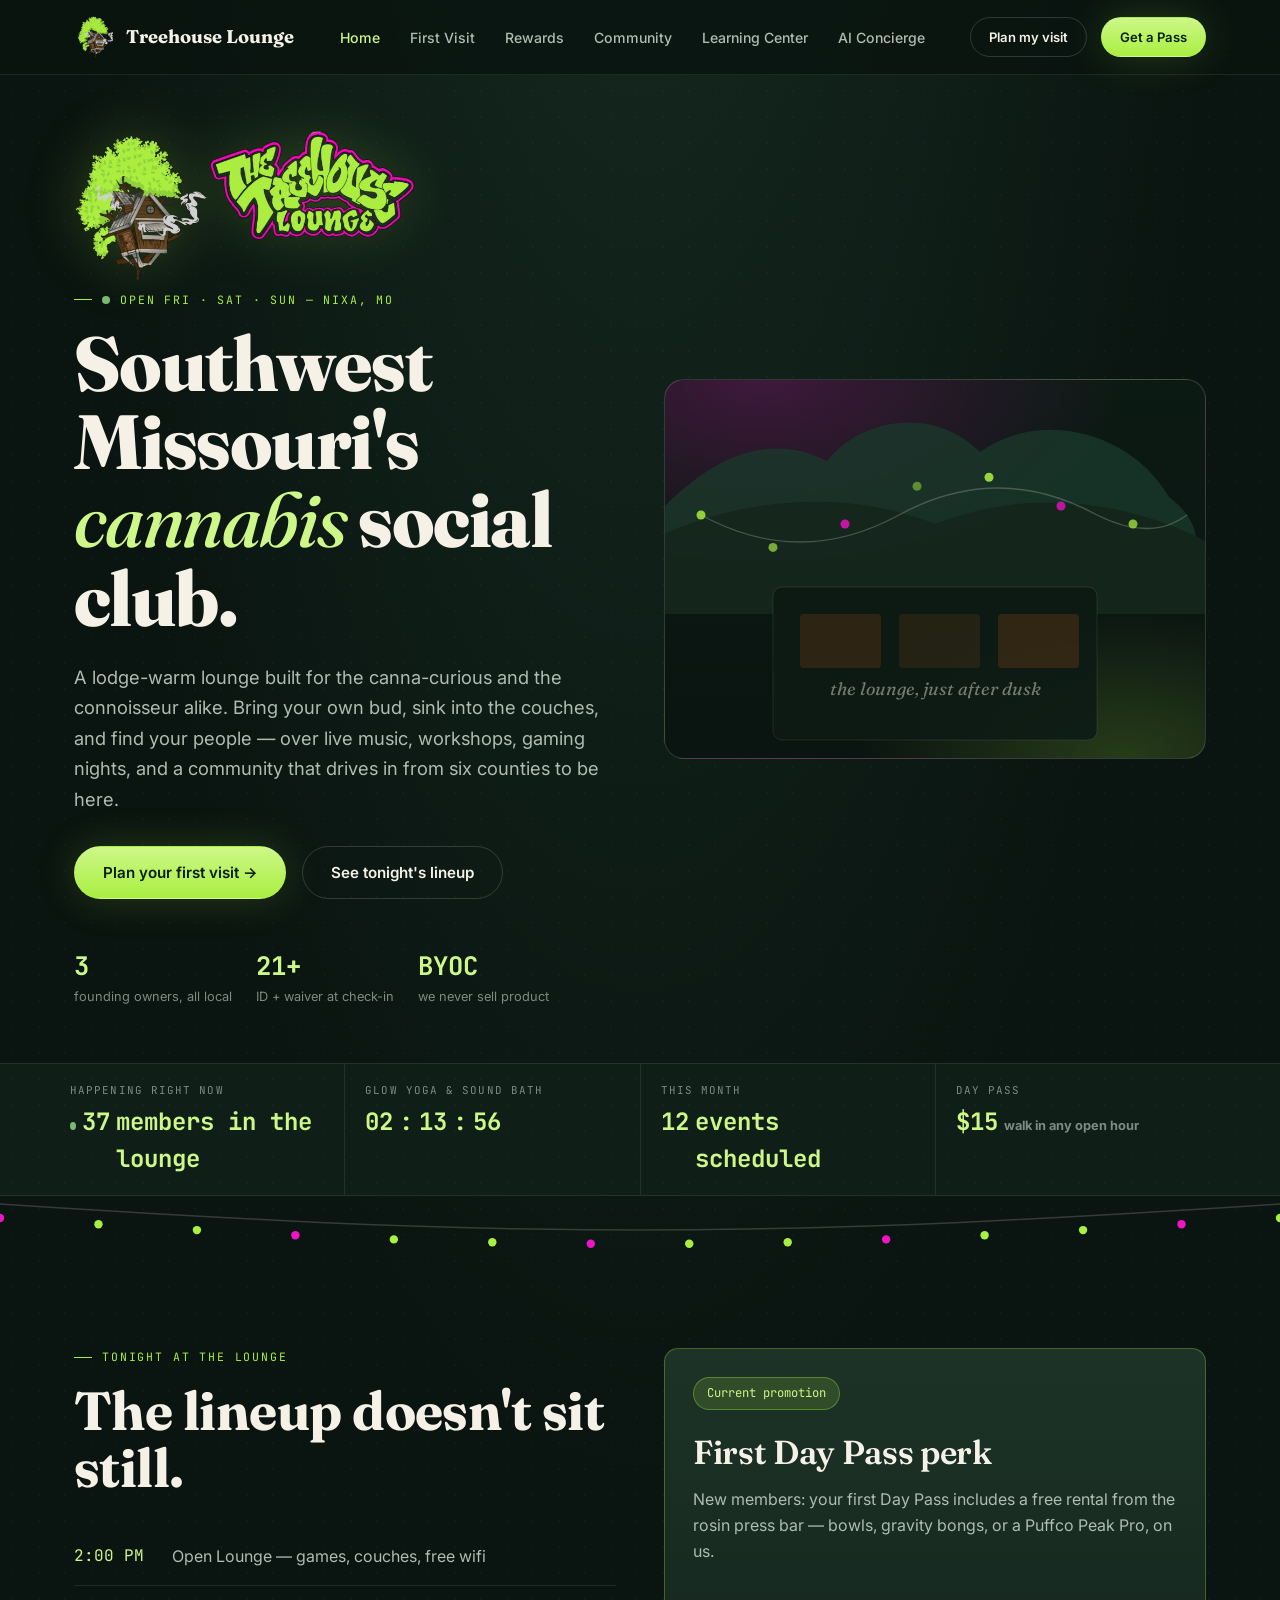
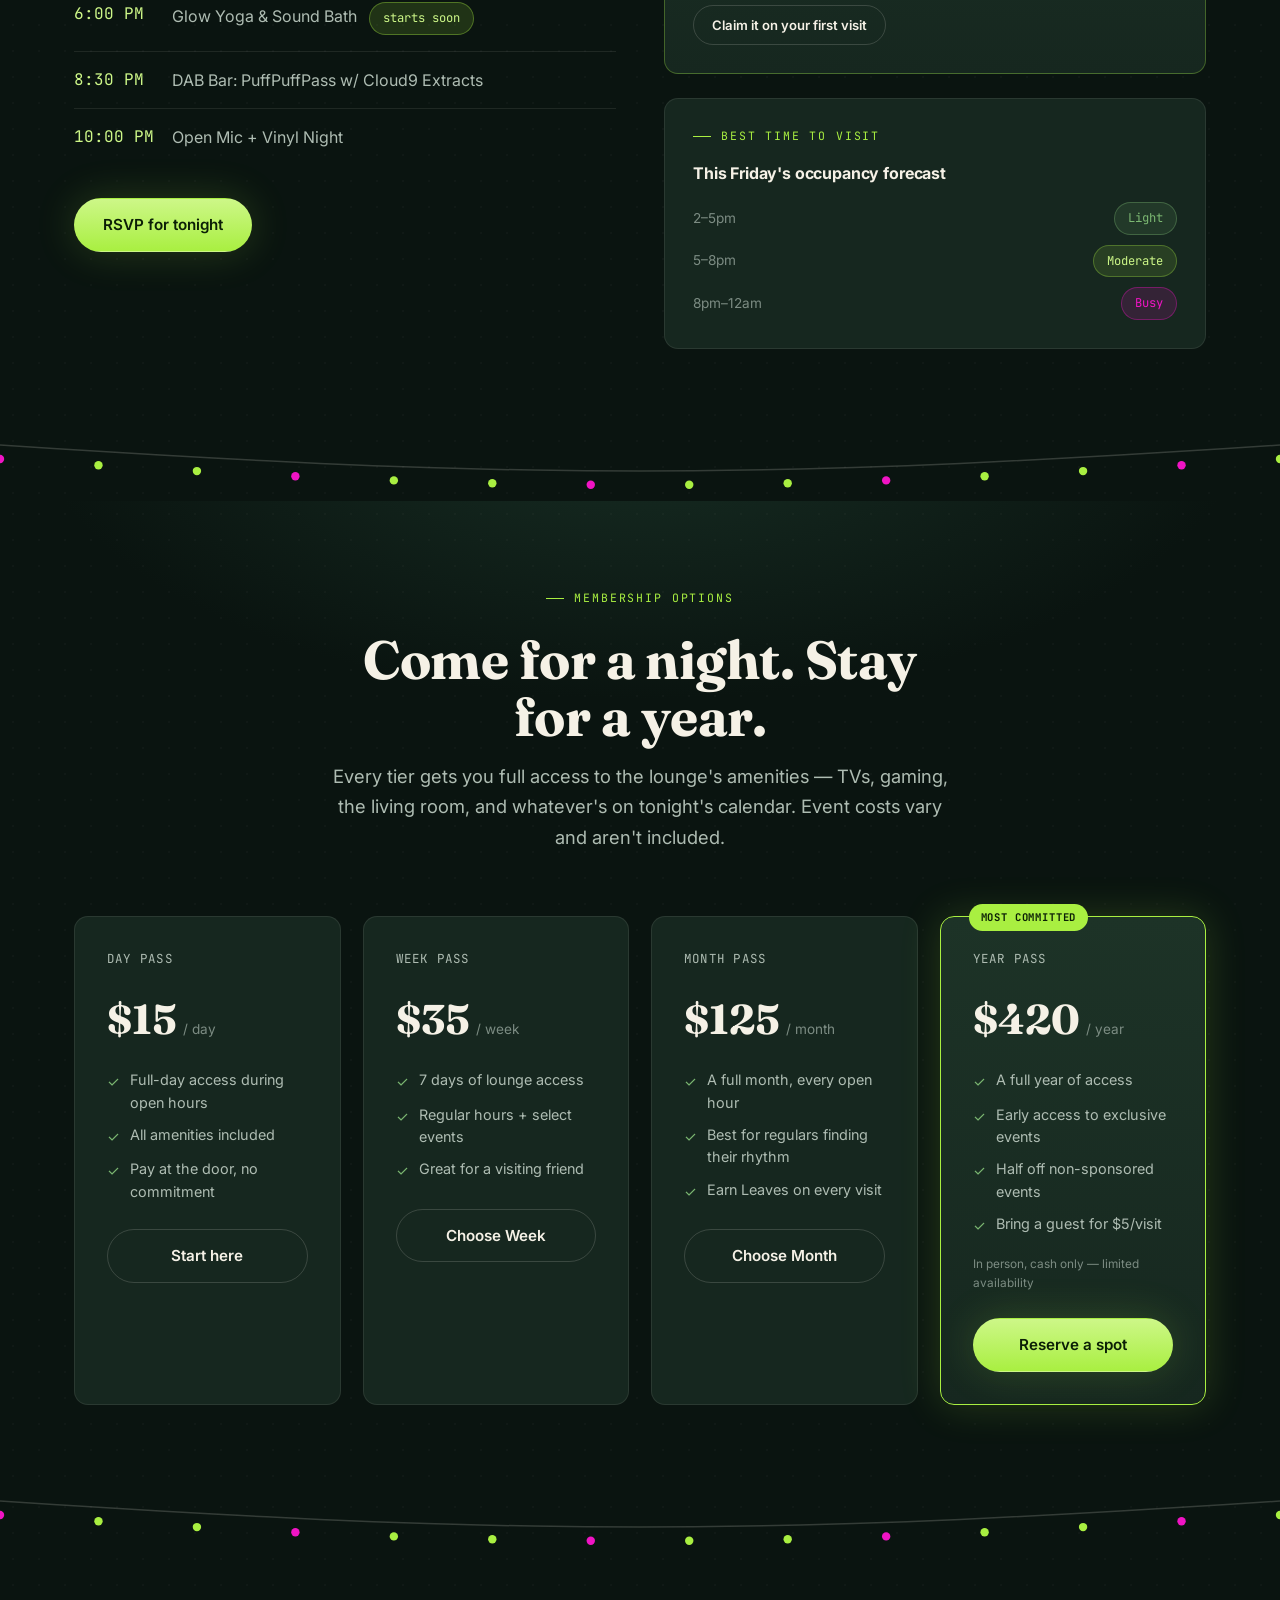
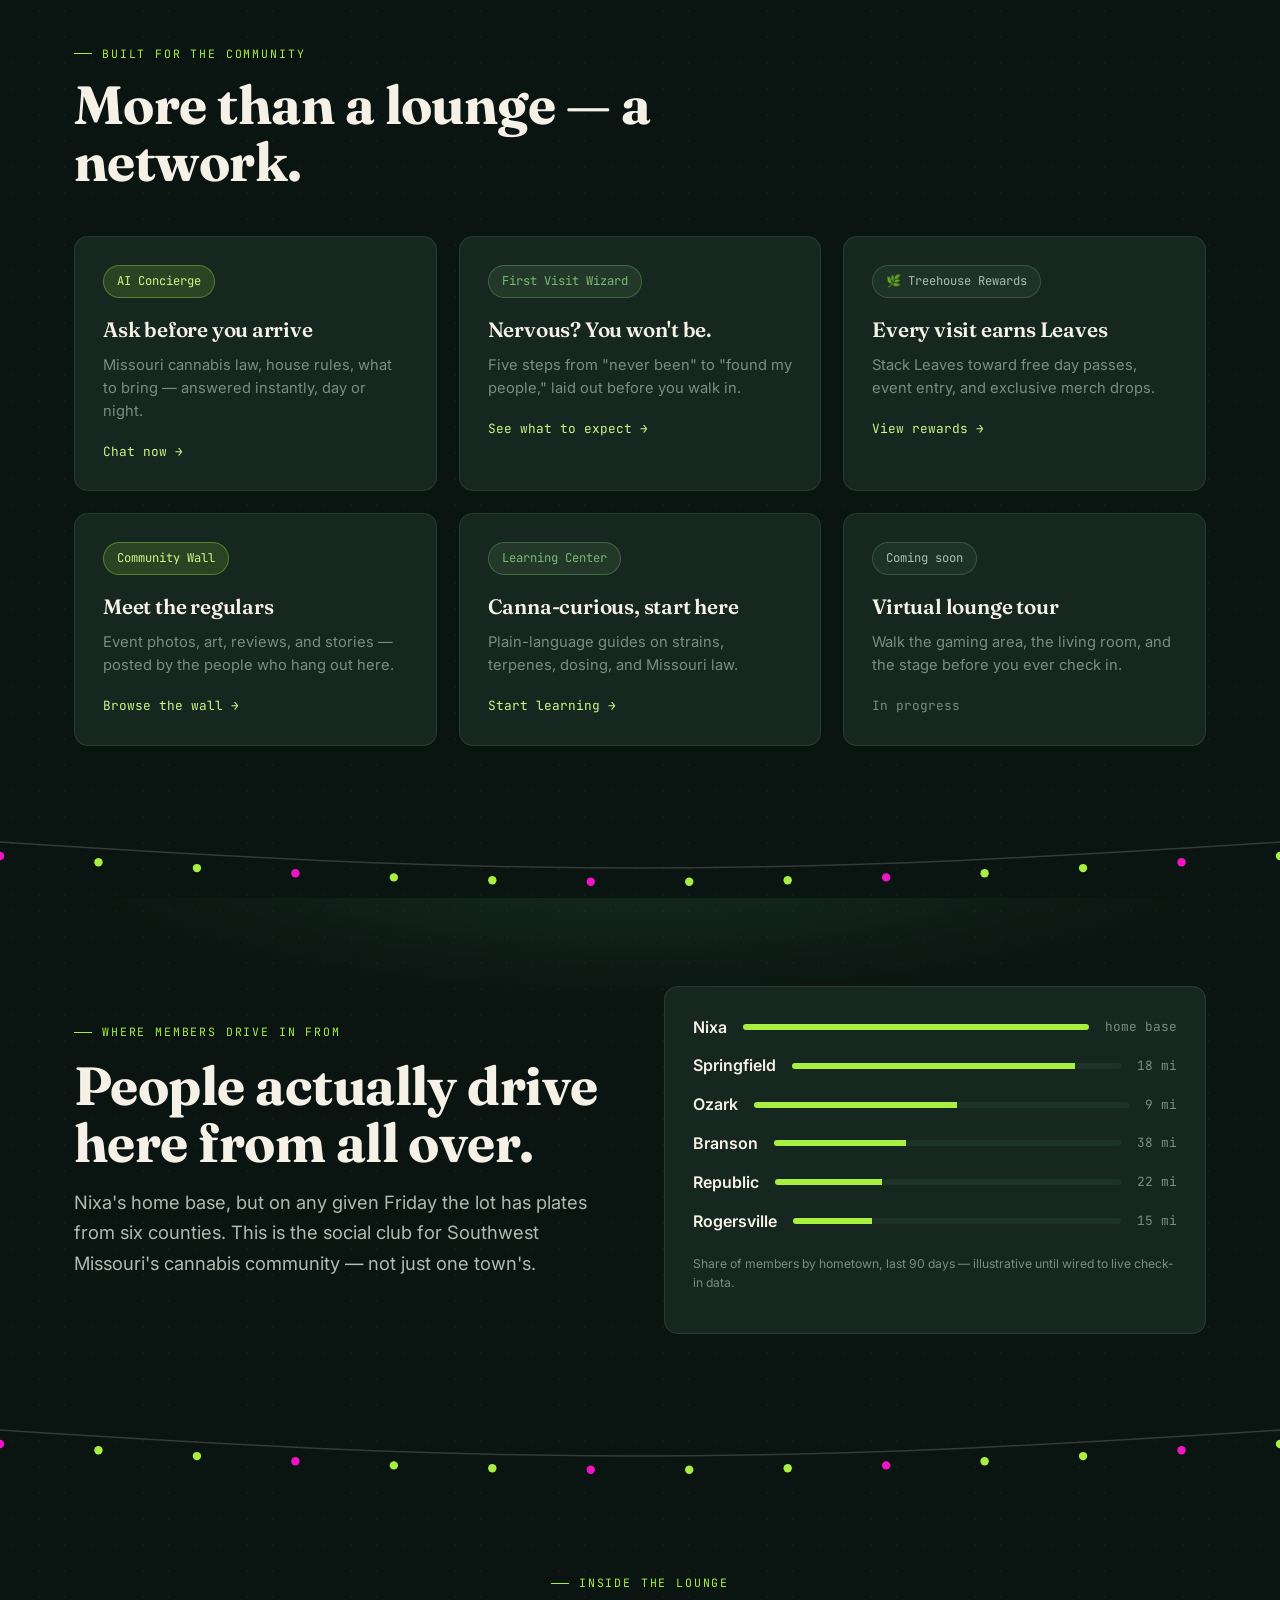
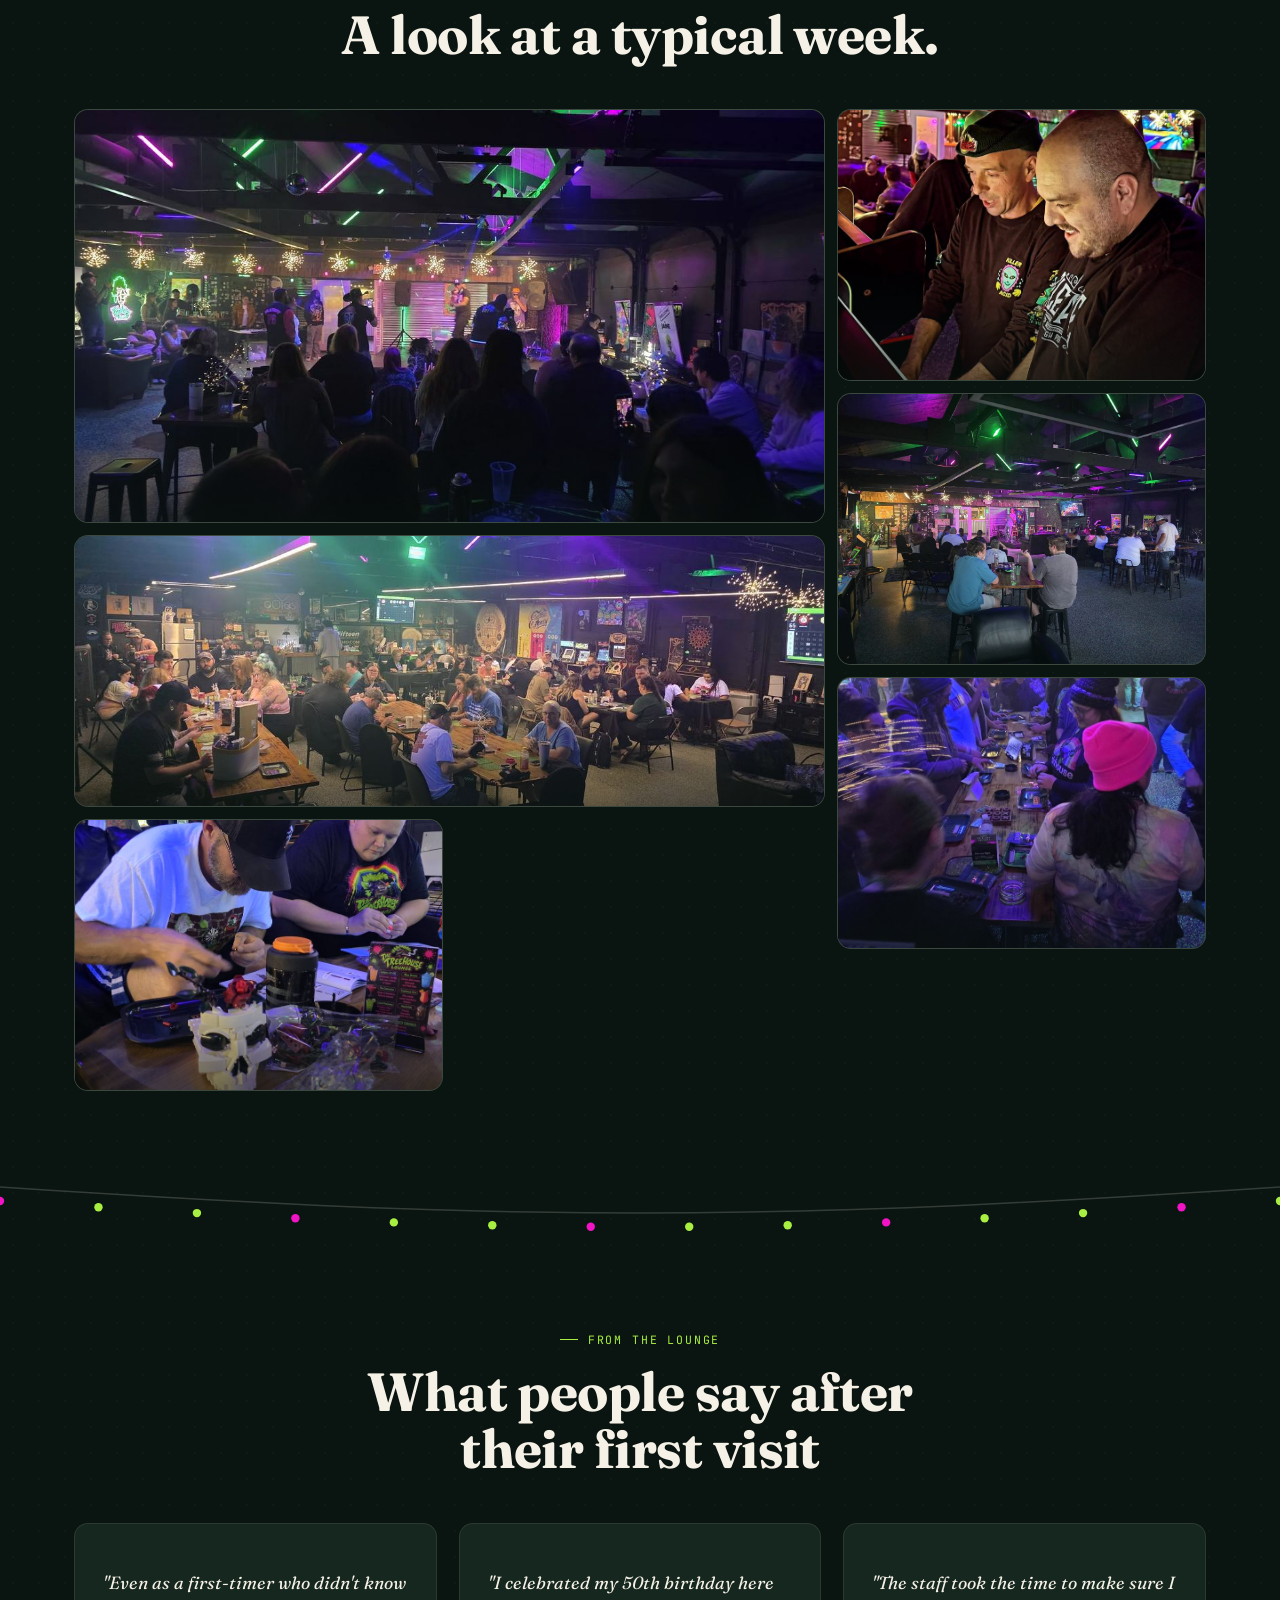
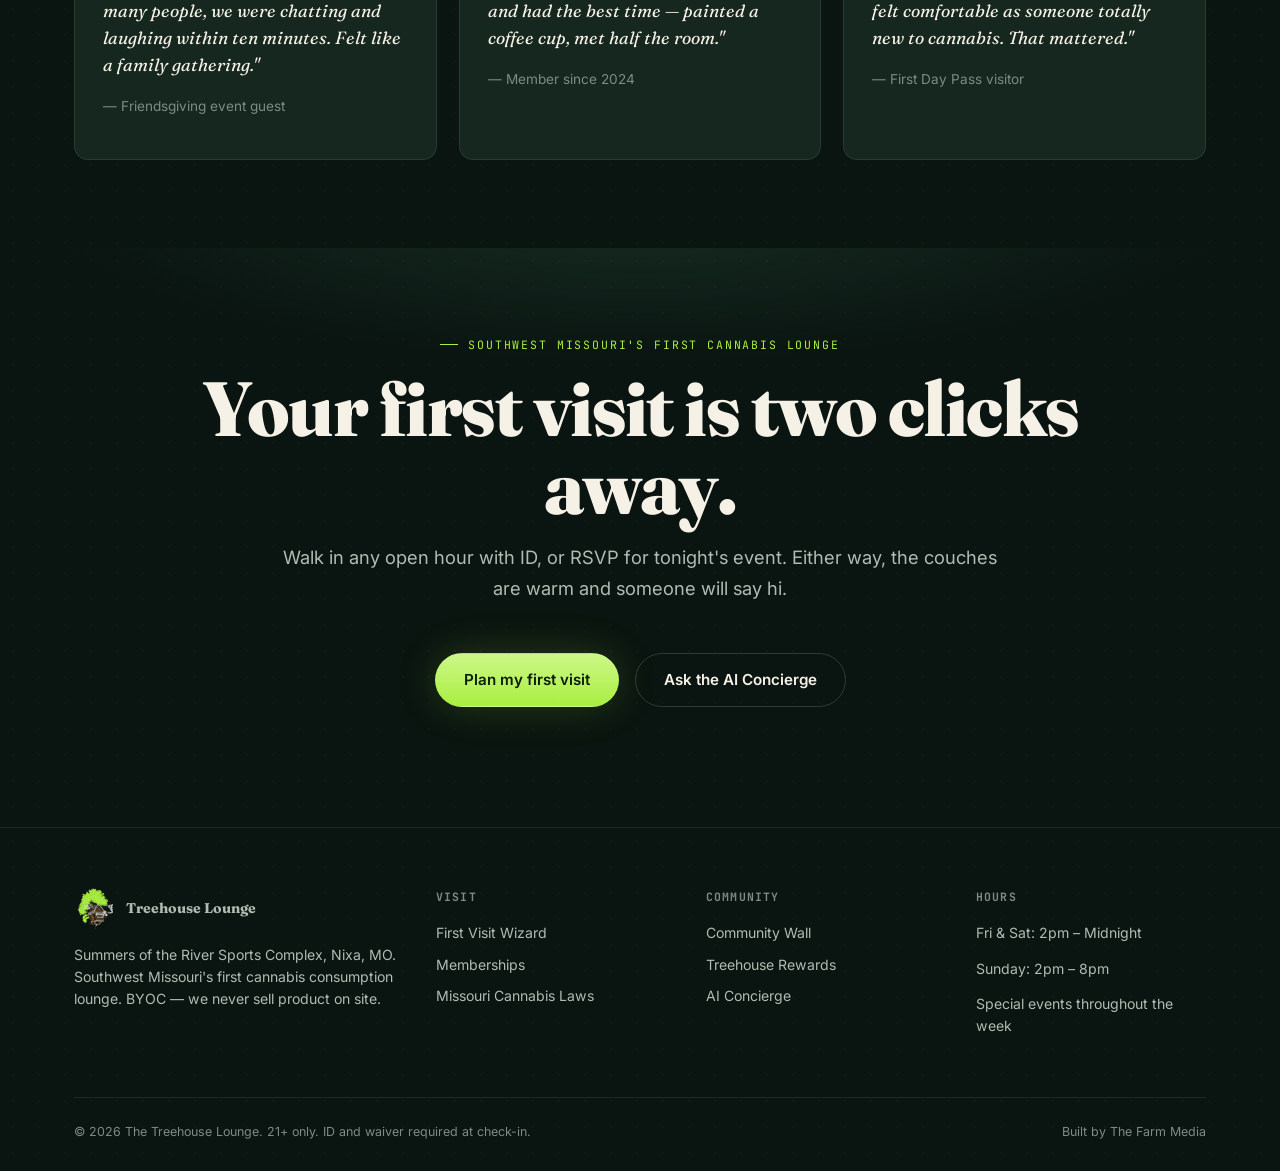
<file: index.html>
<!DOCTYPE html>
<html lang="en">
<head>
<meta charset="UTF-8">
<meta name="viewport" content="width=device-width, initial-scale=1.0">
<title>The Treehouse Lounge — Southwest Missouri's Cannabis Social Club | Nixa, MO</title>
<meta name="description" content="Southwest Missouri's first cannabis consumption lounge. BYOC, live music, workshops, gaming, and a real community — in Nixa, MO. Day passes from $15. See tonight's lineup and book your first visit.">
<link rel="canonical" href="https://treehousemo.com/">
<meta property="og:title" content="The Treehouse Lounge — Southwest Missouri's Cannabis Social Club">
<meta property="og:description" content="BYOC lounge, live events, and a real community in Nixa, MO. 21+. Day passes from $15.">
<meta property="og:image" content="https://treehousemo.com/logo-full.png">
<meta property="og:url" content="https://treehousemo.com/">
<meta property="og:type" content="website">
<meta name="twitter:card" content="summary_large_image">
<link rel="icon" type="image/png" href="favicon-32.png">
<link rel="apple-touch-icon" href="favicon-180.png">
<link rel="stylesheet" href="styles.css">
<script type="application/ld+json">
{
  "@context": "https://schema.org",
  "@type": "NightClub",
  "name": "The Treehouse Lounge",
  "description": "Southwest Missouri's first and only cannabis consumption lounge — BYOC, live events, workshops, gaming and community.",
  "address": {"@type":"PostalAddress","addressLocality":"Nixa","addressRegion":"MO","addressCountry":"US"},
  "openingHoursSpecification": [
    {"@type":"OpeningHoursSpecification","dayOfWeek":["Friday","Saturday"],"opens":"14:00","closes":"23:59"},
    {"@type":"OpeningHoursSpecification","dayOfWeek":"Sunday","opens":"14:00","closes":"20:00"}
  ]
}
</script>
</head>
<body class="canopy-bg">

<nav class="site-nav">
  <div class="wrap">
    <a href="index.html" class="brand"><span class="brand-mark"><img src="logo-icon.png" alt="The Treehouse Lounge"></span> Treehouse Lounge</a>
    <ul class="nav-links">
      <li><a href="index.html" class="active">Home</a></li>
      <li><a href="first-visit.html">First Visit</a></li>
      <li><a href="rewards.html">Rewards</a></li>
      <li><a href="community.html">Community</a></li>
      <li><a href="learning.html">Learning Center</a></li>
      <li><a href="concierge.html">AI Concierge</a></li>
    </ul>
    <div class="nav-cta">
      <a href="first-visit.html" class="btn btn-ghost btn-sm">Plan my visit</a>
      <a href="#memberships" class="btn btn-primary btn-sm">Get a Pass</a>
    </div>
    <button class="nav-toggle" aria-label="Menu" aria-expanded="false">☰</button>
  </div>
</nav>

<!-- ============ HERO ============ -->
<header class="section-tight">
  <div class="wrap">
    <div class="grid grid-2" style="align-items:center; gap:48px;">
      <div data-reveal>
        <img src="logo-full.png" alt="The Treehouse Lounge" style="max-width:340px; width:100%; height:auto; filter:drop-shadow(0 0 28px rgba(169,239,65,.22)); margin-bottom:8px;">
        <span class="eyebrow"><span class="pulse-dot"></span> Open Fri · Sat · Sun — Nixa, MO</span>
        <h1 class="display-1 mt-16">Southwest Missouri's<br><span class="italic-accent">cannabis</span> social club.</h1>
        <p class="lede mt-24">A lodge-warm lounge built for the canna-curious and the connoisseur alike. Bring your own bud, sink into the couches, and find your people — over live music, workshops, gaming nights, and a community that drives in from six counties to be here.</p>
        <div class="flex gap-16 mt-32" style="flex-wrap:wrap;">
          <a href="first-visit.html" class="btn btn-primary">Plan your first visit →</a>
          <a href="#tonight" class="btn btn-ghost">See tonight's lineup</a>
        </div>
        <div class="flex gap-24 mt-48" style="flex-wrap:wrap;">
          <div><div class="mono" style="font-size:1.6rem;color:var(--amber-soft);font-weight:700;">3</div><div class="muted" style="font-size:.8rem;">founding owners, all local</div></div>
          <div><div class="mono" style="font-size:1.6rem;color:var(--amber-soft);font-weight:700;">21+</div><div class="muted" style="font-size:.8rem;">ID + waiver at check-in</div></div>
          <div><div class="mono" style="font-size:1.6rem;color:var(--amber-soft);font-weight:700;">BYOC</div><div class="muted" style="font-size:.8rem;">we never sell product</div></div>
        </div>
      </div>

      <div class="scene fade-in" data-reveal>
        <svg class="silhouette" viewBox="0 0 600 460" xmlns="http://www.w3.org/2000/svg">
          <path d="M0,140 C60,80 120,60 180,90 C220,40 300,30 350,80 C420,30 520,60 560,130 C600,160 600,200 560,210 L0,210 Z" fill="#1c3a2c" opacity="0.85"/>
          <path d="M-20,180 C80,130 200,120 300,160 C400,120 520,130 620,190 L620,260 L-20,260 Z" fill="#16291f"/>
          <rect x="120" y="230" width="360" height="170" rx="10" fill="#0d1b15" stroke="rgba(244,241,232,.12)"/>
          <rect x="150" y="260" width="90" height="60" rx="4" fill="#3a2a16" opacity=".8"/>
          <rect x="260" y="260" width="90" height="60" rx="4" fill="#3a2a16" opacity=".6"/>
          <rect x="370" y="260" width="90" height="60" rx="4" fill="#3a2a16" opacity=".9"/>
          <path d="M40,150 Q150,210 260,150 Q370,90 480,150 Q540,180 580,150" fill="none" stroke="rgba(244,241,232,.25)" stroke-width="1.5"/>
          <g>
            <circle cx="40" cy="150" r="5" fill="#a9ef41"><animate attributeName="opacity" values="1;.4;1" dur="3.1s" repeatCount="indefinite"/></circle>
            <circle cx="120" cy="186" r="5" fill="#a9ef41"><animate attributeName="opacity" values=".5;1;.5" dur="2.6s" repeatCount="indefinite"/></circle>
            <circle cx="200" cy="160" r="5" fill="#f014c4"><animate attributeName="opacity" values="1;.5;1" dur="3.6s" repeatCount="indefinite"/></circle>
            <circle cx="280" cy="118" r="5" fill="#a9ef41"><animate attributeName="opacity" values=".4;1;.4" dur="2.9s" repeatCount="indefinite"/></circle>
            <circle cx="360" cy="108" r="5" fill="#a9ef41"><animate attributeName="opacity" values="1;.5;1" dur="3.3s" repeatCount="indefinite"/></circle>
            <circle cx="440" cy="140" r="5" fill="#f014c4"><animate attributeName="opacity" values=".5;1;.5" dur="2.4s" repeatCount="indefinite"/></circle>
            <circle cx="520" cy="160" r="5" fill="#a9ef41"><animate attributeName="opacity" values="1;.4;1" dur="3.8s" repeatCount="indefinite"/></circle>
          </g>
          <text x="300" y="350" text-anchor="middle" font-family="Fraunces, serif" font-size="20" fill="rgba(245,241,230,.5)" font-style="italic">the lounge, just after dusk</text>
        </svg>
      </div>
    </div>
  </div>
</header>

<!-- ============ RIGHT NOW TICKER ============ -->
<section class="ticker section-tight" style="padding:0;">
  <div class="wrap" style="padding:0;">
    <div class="ticker-item">
      <span class="ticker-label">Happening right now</span>
      <span class="ticker-value"><span class="pulse-dot"></span> <span data-live-members>37</span> members in the lounge</span>
    </div>
    <div class="ticker-item">
      <span class="ticker-label" data-next-event-name>Next: Glow Yoga</span>
      <span class="ticker-value" data-countdown>
        <span data-cd-h>02</span>:<span data-cd-m>14</span>:<span data-cd-s>03</span>
      </span>
    </div>
    <div class="ticker-item">
      <span class="ticker-label">This month</span>
      <span class="ticker-value"><span data-live-events>12</span> events scheduled</span>
    </div>
    <div class="ticker-item">
      <span class="ticker-label">Day pass</span>
      <span class="ticker-value">$15 <span class="per" style="font-family:var(--f-body);font-size:.8rem;color:var(--sage-dim);">walk in any open hour</span></span>
    </div>
  </div>
</section>

<div class="string-lights" aria-hidden="true"></div>

<!-- ============ TONIGHT'S SCHEDULE + PROMO ============ -->
<section id="tonight">
  <div class="wrap grid grid-2" style="gap:48px; align-items:start;">
    <div data-reveal>
      <span class="eyebrow">Tonight at the lounge</span>
      <h2 class="display-2 mt-16">The lineup doesn't sit still.</h2>
      <ul class="mt-32" style="display:flex; flex-direction:column; gap:0;">
        <li style="display:flex; gap:18px; padding:16px 0; border-bottom:1px solid var(--line);"><span class="mono" style="color:var(--amber-soft); min-width:80px;">2:00 PM</span><span style="color:var(--sage);">Open Lounge — games, couches, free wifi</span></li>
        <li style="display:flex; gap:18px; padding:16px 0; border-bottom:1px solid var(--line);"><span class="mono" style="color:var(--amber-soft); min-width:80px;">6:00 PM</span><span style="color:var(--sage);">Glow Yoga &amp; Sound Bath <span class="pill pill-amber" style="margin-left:8px;">starts soon</span></span></li>
        <li style="display:flex; gap:18px; padding:16px 0; border-bottom:1px solid var(--line);"><span class="mono" style="color:var(--amber-soft); min-width:80px;">8:30 PM</span><span style="color:var(--sage);">DAB Bar: PuffPuffPass w/ Cloud9 Extracts</span></li>
        <li style="display:flex; gap:18px; padding:16px 0;"><span class="mono" style="color:var(--amber-soft); min-width:80px;">10:00 PM</span><span style="color:var(--sage);">Open Mic + Vinyl Night</span></li>
      </ul>
      <a href="first-visit.html" class="btn btn-primary mt-32">RSVP for tonight</a>
    </div>

    <div data-reveal>
      <div class="card" style="background:linear-gradient(180deg,var(--surface-3),var(--surface-2)); border-color:rgba(169,239,65,.3);">
        <span class="pill pill-amber">Current promotion</span>
        <h3 class="display-3 mt-16">First Day Pass perk</h3>
        <p class="lede mt-8" style="font-size:1rem;">New members: your first Day Pass includes a free rental from the rosin press bar — bowls, gravity bongs, or a Puffco Peak Pro, on us.</p>
        <a href="first-visit.html" class="btn btn-ghost btn-sm mt-24">Claim it on your first visit</a>
      </div>

      <div class="card mt-24">
        <span class="eyebrow">Best time to visit</span>
        <h4 class="mt-16" style="font-family:var(--f-body); font-weight:700; font-size:1rem;">This Friday's occupancy forecast</h4>
        <div class="mt-16" style="display:flex; flex-direction:column; gap:10px;">
          <div class="flex justify-between items-center"><span class="muted" style="font-size:.85rem;">2–5pm</span><span class="pill pill-leaf">Light</span></div>
          <div class="flex justify-between items-center"><span class="muted" style="font-size:.85rem;">5–8pm</span><span class="pill" style="background:rgba(169,239,65,.12); border-color:rgba(169,239,65,.3); color:var(--amber-soft);">Moderate</span></div>
          <div class="flex justify-between items-center"><span class="muted" style="font-size:.85rem;">8pm–12am</span><span class="pill" style="background:rgba(240,20,196,.14); border-color:rgba(240,20,196,.35); color:var(--ember);">Busy</span></div>
        </div>
      </div>
    </div>
  </div>
</section>

<div class="string-lights" aria-hidden="true"></div>

<!-- ============ MEMBERSHIPS ============ -->
<section id="memberships" class="canopy-bg">
  <div class="wrap">
    <div class="section-head center-col" style="margin:0 auto 46px;">
      <span class="eyebrow">Membership options</span>
      <h2 class="display-2 mt-16">Come for a night. Stay for a year.</h2>
      <p class="lede mt-16">Every tier gets you full access to the lounge's amenities — TVs, gaming, the living room, and whatever's on tonight's calendar. Event costs vary and aren't included.</p>
    </div>

    <div class="grid grid-4">
      <div class="tier-card">
        <span class="tier-name">Day Pass</span>
        <div class="tier-price"><span class="amt">$15</span><span class="per">/ day</span></div>
        <ul class="tier-list">
          <li><span class="check">✓</span> Full-day access during open hours</li>
          <li><span class="check">✓</span> All amenities included</li>
          <li><span class="check">✓</span> Pay at the door, no commitment</li>
        </ul>
        <a href="first-visit.html" class="btn btn-ghost btn-block mt-8">Start here</a>
      </div>

      <div class="tier-card">
        <span class="tier-name">Week Pass</span>
        <div class="tier-price"><span class="amt">$35</span><span class="per">/ week</span></div>
        <ul class="tier-list">
          <li><span class="check">✓</span> 7 days of lounge access</li>
          <li><span class="check">✓</span> Regular hours + select events</li>
          <li><span class="check">✓</span> Great for a visiting friend</li>
        </ul>
        <a href="first-visit.html" class="btn btn-ghost btn-block mt-8">Choose Week</a>
      </div>

      <div class="tier-card">
        <span class="tier-name">Month Pass</span>
        <div class="tier-price"><span class="amt">$125</span><span class="per">/ month</span></div>
        <ul class="tier-list">
          <li><span class="check">✓</span> A full month, every open hour</li>
          <li><span class="check">✓</span> Best for regulars finding their rhythm</li>
          <li><span class="check">✓</span> Earn Leaves on every visit</li>
        </ul>
        <a href="first-visit.html" class="btn btn-ghost btn-block mt-8">Choose Month</a>
      </div>

      <div class="tier-card featured">
        <span class="tier-badge">Most committed</span>
        <span class="tier-name">Year Pass</span>
        <div class="tier-price"><span class="amt">$420</span><span class="per">/ year</span></div>
        <ul class="tier-list">
          <li><span class="check">✓</span> A full year of access</li>
          <li><span class="check">✓</span> Early access to exclusive events</li>
          <li><span class="check">✓</span> Half off non-sponsored events</li>
          <li><span class="check">✓</span> Bring a guest for $5/visit</li>
        </ul>
        <span class="muted" style="font-size:.74rem;">In person, cash only — limited availability</span>
        <a href="first-visit.html" class="btn btn-primary btn-block mt-8">Reserve a spot</a>
      </div>
    </div>
  </div>
</section>

<div class="string-lights" aria-hidden="true"></div>

<!-- ============ THE FIVE THINGS ============ -->
<section>
  <div class="wrap">
    <div class="section-head">
      <span class="eyebrow">Built for the community</span>
      <h2 class="display-2 mt-16">More than a lounge — a network.</h2>
    </div>

    <div class="grid grid-3">
      <a href="concierge.html" class="card" data-reveal>
        <span class="pill pill-amber">AI Concierge</span>
        <h3 class="display-3 mt-16" style="font-size:1.3rem;">Ask before you arrive</h3>
        <p class="muted mt-8" style="font-size:.92rem;">Missouri cannabis law, house rules, what to bring — answered instantly, day or night.</p>
        <span class="mono mt-16" style="font-size:.8rem; color:var(--amber-soft);">Chat now →</span>
      </a>
      <a href="first-visit.html" class="card" data-reveal>
        <span class="pill pill-leaf">First Visit Wizard</span>
        <h3 class="display-3 mt-16" style="font-size:1.3rem;">Nervous? You won't be.</h3>
        <p class="muted mt-8" style="font-size:.92rem;">Five steps from "never been" to "found my people," laid out before you walk in.</p>
        <span class="mono mt-16" style="font-size:.8rem; color:var(--amber-soft);">See what to expect →</span>
      </a>
      <a href="rewards.html" class="card" data-reveal>
        <span class="pill">🌿 Treehouse Rewards</span>
        <h3 class="display-3 mt-16" style="font-size:1.3rem;">Every visit earns Leaves</h3>
        <p class="muted mt-8" style="font-size:.92rem;">Stack Leaves toward free day passes, event entry, and exclusive merch drops.</p>
        <span class="mono mt-16" style="font-size:.8rem; color:var(--amber-soft);">View rewards →</span>
      </a>
      <a href="community.html" class="card" data-reveal>
        <span class="pill pill-amber">Community Wall</span>
        <h3 class="display-3 mt-16" style="font-size:1.3rem;">Meet the regulars</h3>
        <p class="muted mt-8" style="font-size:.92rem;">Event photos, art, reviews, and stories — posted by the people who hang out here.</p>
        <span class="mono mt-16" style="font-size:.8rem; color:var(--amber-soft);">Browse the wall →</span>
      </a>
      <a href="learning.html" class="card" data-reveal>
        <span class="pill pill-leaf">Learning Center</span>
        <h3 class="display-3 mt-16" style="font-size:1.3rem;">Canna-curious, start here</h3>
        <p class="muted mt-8" style="font-size:.92rem;">Plain-language guides on strains, terpenes, dosing, and Missouri law.</p>
        <span class="mono mt-16" style="font-size:.8rem; color:var(--amber-soft);">Start learning →</span>
      </a>
      <div class="card" data-reveal>
        <span class="pill">Coming soon</span>
        <h3 class="display-3 mt-16" style="font-size:1.3rem;">Virtual lounge tour</h3>
        <p class="muted mt-8" style="font-size:.92rem;">Walk the gaming area, the living room, and the stage before you ever check in.</p>
        <span class="mono mt-16" style="font-size:.8rem; color:var(--sage-dim);">In progress</span>
      </div>
    </div>
  </div>
</section>

<div class="string-lights" aria-hidden="true"></div>

<!-- ============ COMMUNITY MAP ============ -->
<section class="canopy-bg">
  <div class="wrap grid grid-2" style="gap:48px; align-items:center;">
    <div data-reveal>
      <span class="eyebrow">Where members drive in from</span>
      <h2 class="display-2 mt-16">People actually drive here from all over.</h2>
      <p class="lede mt-16">Nixa's home base, but on any given Friday the lot has plates from six counties. This is the social club for Southwest Missouri's cannabis community — not just one town's.</p>
    </div>
    <div data-reveal>
      <div class="card" style="display:flex; flex-direction:column; gap:14px;">
        <div class="flex justify-between items-center"><span style="font-weight:600;">Nixa</span><div style="flex:1; margin:0 16px; height:6px; background:var(--surface-3); border-radius:99px; overflow:hidden;"><div style="width:100%; height:100%; background:var(--amber);"></div></div><span class="mono muted" style="font-size:.8rem;">home base</span></div>
        <div class="flex justify-between items-center"><span style="font-weight:600;">Springfield</span><div style="flex:1; margin:0 16px; height:6px; background:var(--surface-3); border-radius:99px; overflow:hidden;"><div style="width:86%; height:100%; background:var(--amber);"></div></div><span class="mono muted" style="font-size:.8rem;">18 mi</span></div>
        <div class="flex justify-between items-center"><span style="font-weight:600;">Ozark</span><div style="flex:1; margin:0 16px; height:6px; background:var(--surface-3); border-radius:99px; overflow:hidden;"><div style="width:54%; height:100%; background:var(--amber);"></div></div><span class="mono muted" style="font-size:.8rem;">9 mi</span></div>
        <div class="flex justify-between items-center"><span style="font-weight:600;">Branson</span><div style="flex:1; margin:0 16px; height:6px; background:var(--surface-3); border-radius:99px; overflow:hidden;"><div style="width:38%; height:100%; background:var(--amber);"></div></div><span class="mono muted" style="font-size:.8rem;">38 mi</span></div>
        <div class="flex justify-between items-center"><span style="font-weight:600;">Republic</span><div style="flex:1; margin:0 16px; height:6px; background:var(--surface-3); border-radius:99px; overflow:hidden;"><div style="width:31%; height:100%; background:var(--amber);"></div></div><span class="mono muted" style="font-size:.8rem;">22 mi</span></div>
        <div class="flex justify-between items-center"><span style="font-weight:600;">Rogersville</span><div style="flex:1; margin:0 16px; height:6px; background:var(--surface-3); border-radius:99px; overflow:hidden;"><div style="width:24%; height:100%; background:var(--amber);"></div></div><span class="mono muted" style="font-size:.8rem;">15 mi</span></div>
        <p class="muted mt-8" style="font-size:.76rem;">Share of members by hometown, last 90 days — illustrative until wired to live check-in data.</p>
      </div>
    </div>
  </div>
</section>

<div class="string-lights" aria-hidden="true"></div>

<!-- ============ PHOTO GALLERY ============ -->
<section>
  <div class="wrap">
    <div class="section-head text-center" style="margin:0 auto 46px;">
      <span class="eyebrow" style="justify-content:center;">Inside the lounge</span>
      <h2 class="display-2 mt-16">A look at a typical week.</h2>
    </div>
    <div class="photo-grid" data-reveal>
      <a href="treehouse-lounge-live-event-crowd-nixa-mo.jpg" class="wide tall" target="_blank" rel="noopener">
        <img src="treehouse-lounge-live-event-crowd-nixa-mo.jpg" alt="Crowd gathered for a live event at The Treehouse Lounge in Nixa, MO" loading="lazy">
      </a>
      <a href="treehouse-lounge-arcade-game-night-nixa-mo.jpg" target="_blank" rel="noopener">
        <img src="treehouse-lounge-arcade-game-night-nixa-mo.jpg" alt="Members playing arcade games at The Treehouse Lounge" loading="lazy">
      </a>
      <a href="treehouse-lounge-open-mic-night-nixa-mo.jpg" target="_blank" rel="noopener">
        <img src="treehouse-lounge-open-mic-night-nixa-mo.jpg" alt="Open mic night performer on stage at The Treehouse Lounge" loading="lazy">
      </a>
      <a href="treehouse-lounge-bingo-night-full-house.jpg" class="wide" target="_blank" rel="noopener">
        <img src="treehouse-lounge-bingo-night-full-house.jpg" alt="A full house for bingo night at The Treehouse Lounge" loading="lazy">
      </a>
      <a href="treehouse-lounge-rolling-table-vendor-event.jpg" target="_blank" rel="noopener">
        <img src="treehouse-lounge-rolling-table-vendor-event.jpg" alt="Members at a rolling table during a brand vendor event" loading="lazy">
      </a>
      <a href="treehouse-lounge-build-night-game-room.jpg" target="_blank" rel="noopener">
        <img src="treehouse-lounge-build-night-game-room.jpg" alt="Members at a build night in the Treehouse Lounge game room" loading="lazy">
      </a>
    </div>
  </div>
</section>

<div class="string-lights" aria-hidden="true"></div>

<!-- ============ SOCIAL PROOF ============ -->
<section>
  <div class="wrap">
    <div class="section-head text-center" style="margin:0 auto 46px;">
      <span class="eyebrow" style="justify-content:center;">From the lounge</span>
      <h2 class="display-2 mt-16">What people say after their first visit</h2>
    </div>
    <div class="grid grid-3">
      <div class="card" data-reveal>
        <p style="font-style:italic; color:var(--pale); font-family:var(--f-display); font-size:1.1rem;">"Even as a first-timer who didn't know many people, we were chatting and laughing within ten minutes. Felt like a family gathering."</p>
        <p class="muted mt-16" style="font-size:.85rem;">— Friendsgiving event guest</p>
      </div>
      <div class="card" data-reveal>
        <p style="font-style:italic; color:var(--pale); font-family:var(--f-display); font-size:1.1rem;">"I celebrated my 50th birthday here and had the best time — painted a coffee cup, met half the room."</p>
        <p class="muted mt-16" style="font-size:.85rem;">— Member since 2024</p>
      </div>
      <div class="card" data-reveal>
        <p style="font-style:italic; color:var(--pale); font-family:var(--f-display); font-size:1.1rem;">"The staff took the time to make sure I felt comfortable as someone totally new to cannabis. That mattered."</p>
        <p class="muted mt-16" style="font-size:.85rem;">— First Day Pass visitor</p>
      </div>
    </div>
  </div>
</section>

<!-- ============ FINAL CTA ============ -->
<section class="canopy-bg" style="padding-bottom:120px;">
  <div class="wrap center-col">
    <span class="eyebrow" style="justify-content:center;">Southwest Missouri's first cannabis lounge</span>
    <h2 class="display-1 mt-16" style="max-width:18ch;">Your first visit is two clicks away.</h2>
    <p class="lede mt-16">Walk in any open hour with ID, or RSVP for tonight's event. Either way, the couches are warm and someone will say hi.</p>
    <div class="flex gap-16 mt-32" style="flex-wrap:wrap; justify-content:center;">
      <a href="first-visit.html" class="btn btn-primary">Plan my first visit</a>
      <a href="concierge.html" class="btn btn-ghost">Ask the AI Concierge</a>
    </div>
  </div>
</section>

<footer>
  <div class="wrap">
    <div class="footer-grid">
      <div>
        <a href="index.html" class="brand" style="margin-bottom:14px; display:flex;"><span class="brand-mark"><img src="logo-icon.png" alt="The Treehouse Lounge"></span> Treehouse Lounge</a>
        <p>Summers of the River Sports Complex, Nixa, MO. Southwest Missouri's first cannabis consumption lounge. BYOC — we never sell product on site.</p>
      </div>
      <div>
        <h4>Visit</h4>
        <a href="first-visit.html">First Visit Wizard</a>
        <a href="index.html#memberships">Memberships</a>
        <a href="learning.html">Missouri Cannabis Laws</a>
      </div>
      <div>
        <h4>Community</h4>
        <a href="community.html">Community Wall</a>
        <a href="rewards.html">Treehouse Rewards</a>
        <a href="concierge.html">AI Concierge</a>
      </div>
      <div>
        <h4>Hours</h4>
        <p>Fri &amp; Sat: 2pm – Midnight</p>
        <p>Sunday: 2pm – 8pm</p>
        <p>Special events throughout the week</p>
      </div>
    </div>
    <div class="footer-bottom">
      <span>© <span data-year></span> The Treehouse Lounge. 21+ only. ID and waiver required at check-in.</span>
      <span>Built by The Farm Media</span>
    </div>
  </div>
</footer>

<div class="sticky-cta">
  <span class="meta">Next: <b data-next-event-name>Glow Yoga</b></span>
  <a href="first-visit.html" class="btn btn-primary btn-sm">RSVP</a>
</div>

<script src="main.js"></script>
</body>
</html>
</file>
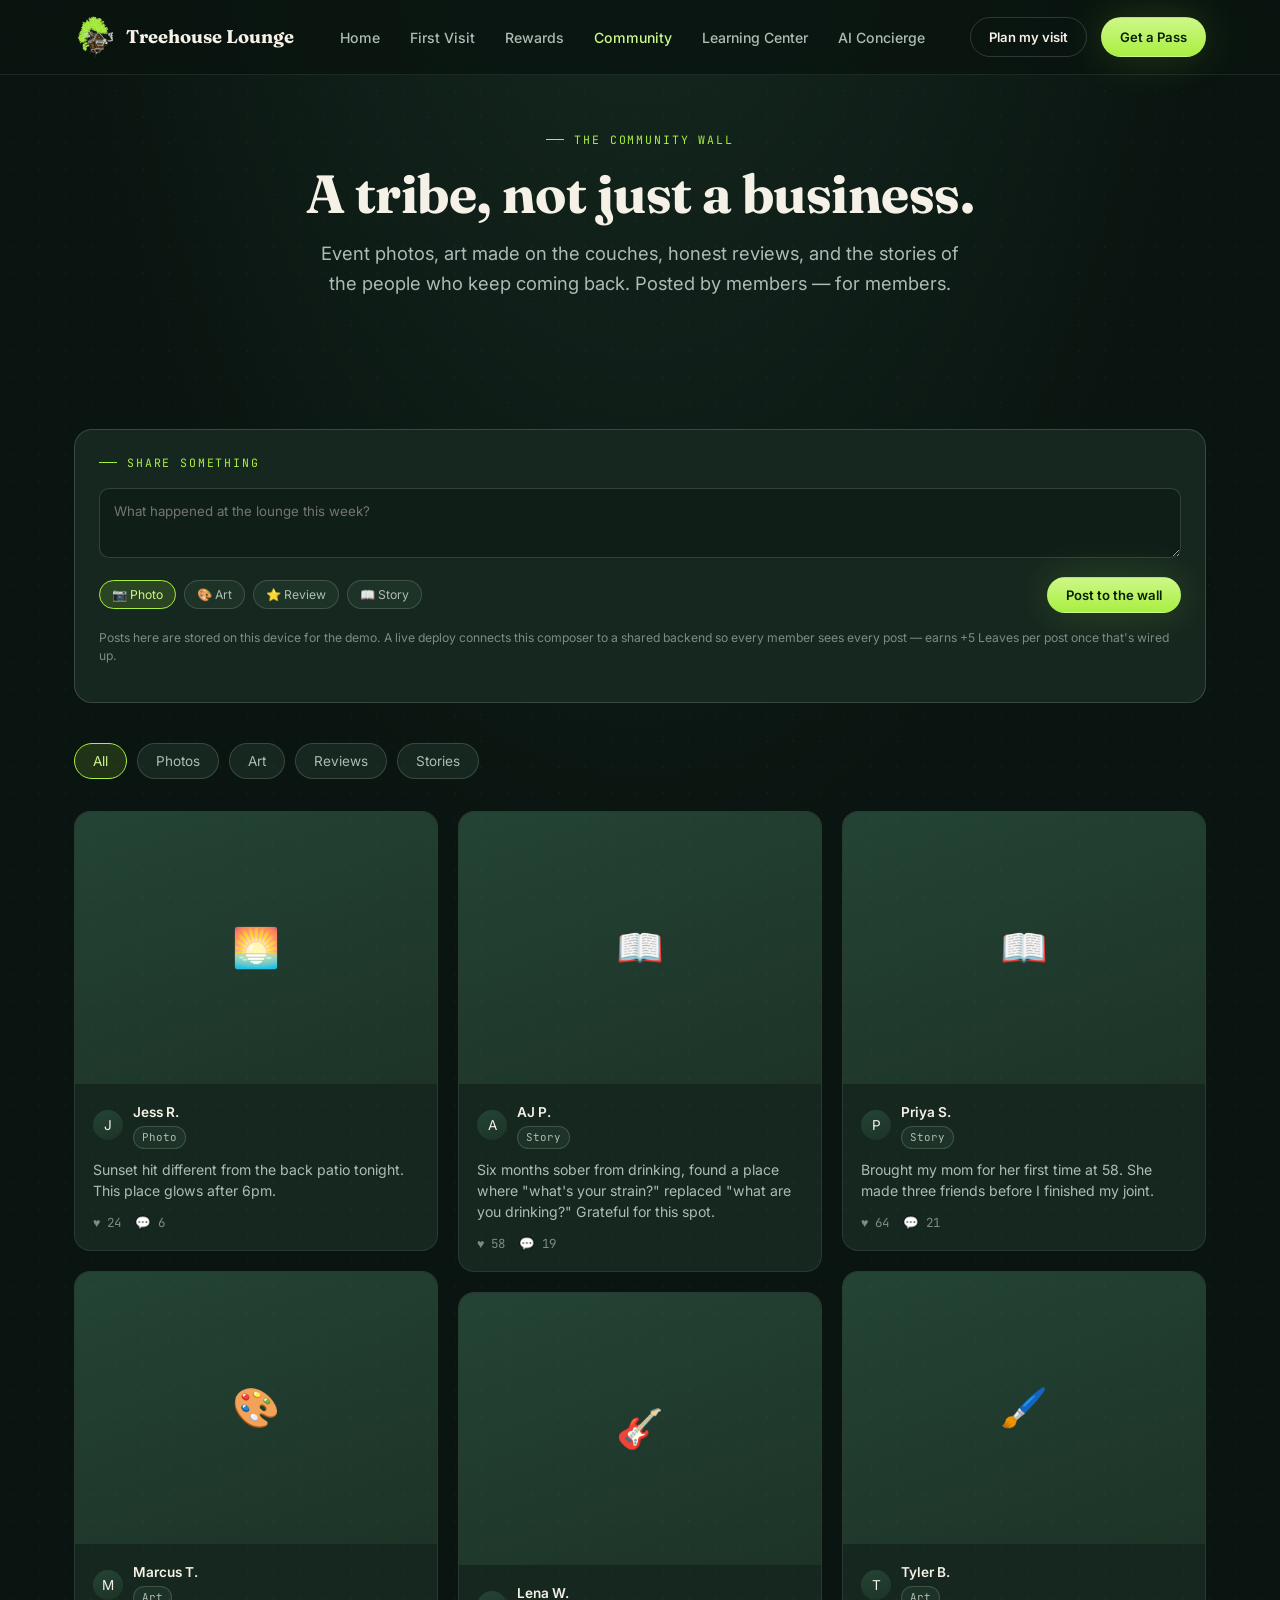
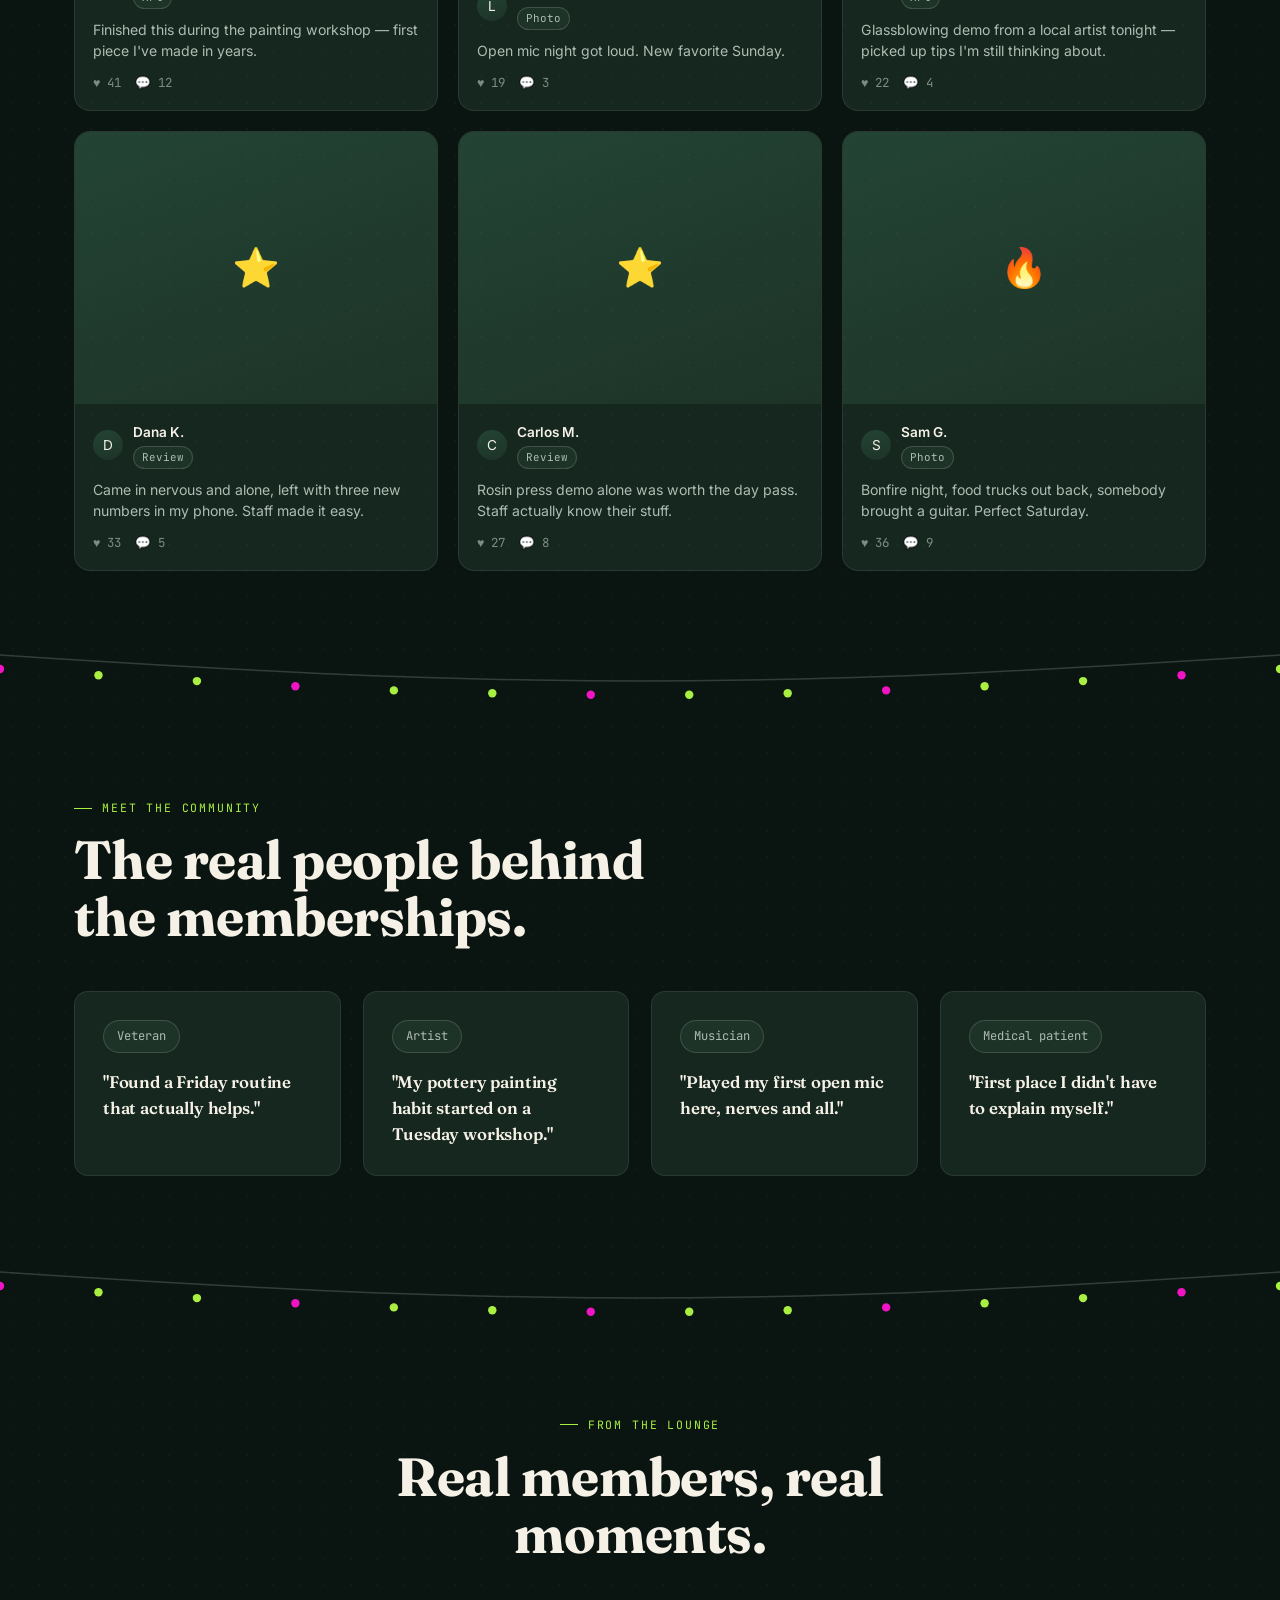
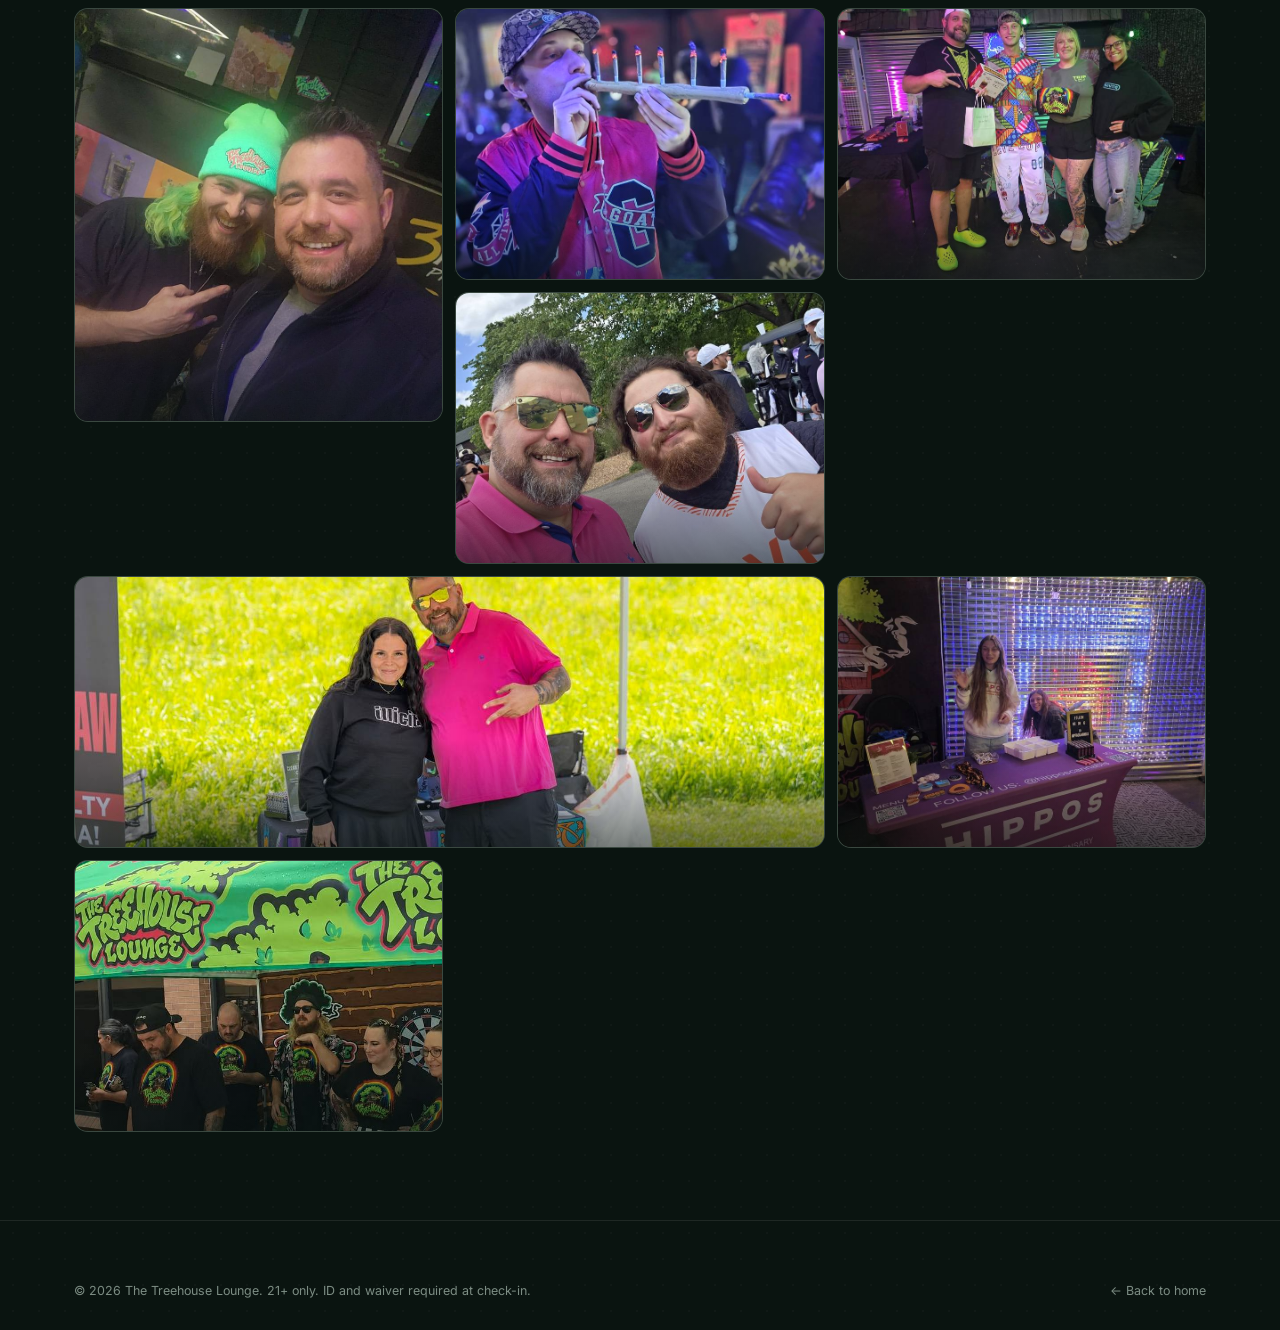
<file: community.html>
<!DOCTYPE html>
<html lang="en">
<head>
<meta charset="UTF-8">
<meta name="viewport" content="width=device-width, initial-scale=1.0">
<title>Community Wall — Meet the Treehouse Regulars | The Treehouse Lounge</title>
<meta name="description" content="Photos, art, reviews, and stories from the Treehouse Lounge community. See what members are sharing — and add your own.">
<link rel="canonical" href="https://treehousemo.com/community.html">
<meta property="og:title" content="Community Wall — Meet the Treehouse Regulars | The Treehouse Lounge">
<meta property="og:description" content="Photos, art, reviews, and stories from the Treehouse Lounge community. See what members are sharing — and add your own.">
<meta property="og:image" content="https://treehousemo.com/logo-full.png">
<meta property="og:url" content="https://treehousemo.com/community.html">
<meta property="og:type" content="website">
<meta name="twitter:card" content="summary_large_image">
<link rel="icon" type="image/png" href="favicon-32.png">
<link rel="apple-touch-icon" href="favicon-180.png">
<link rel="stylesheet" href="styles.css">
<style>
  .filter-row{display:flex; gap:10px; flex-wrap:wrap; margin-bottom:32px;}
  .filter-row button{padding:9px 18px; border-radius:999px; background:var(--surface-2); border:1px solid var(--line-strong); color:var(--sage); font-size:.85rem;}
  .filter-row button.active{background:var(--amber-dim); border-color:var(--amber); color:var(--amber-soft);}
  .wall-masonry{columns:3 280px; column-gap:20px;}
  .wall-post{break-inside:avoid; margin-bottom:20px; background:var(--surface-2); border:1px solid var(--line); border-radius:16px; overflow:hidden;}
  .wall-post .media{aspect-ratio:4/3; display:flex; align-items:center; justify-content:center; font-size:2.4rem;}
  .wall-post .body{padding:18px;}
  .wall-post .meta{display:flex; align-items:center; gap:10px; margin-bottom:10px;}
  .avatar{width:30px; height:30px; border-radius:50%; background:linear-gradient(160deg,var(--pine),var(--surface-3)); display:flex; align-items:center; justify-content:center; font-size:.85rem;}
  .wall-post .text{font-size:.88rem; color:var(--sage); line-height:1.5;}
  .wall-post .stats{display:flex; gap:14px; margin-top:12px; font-size:.78rem; color:var(--sage-dim); font-family:var(--f-mono);}
  .composer{background:var(--surface-2); border:1px solid var(--line-strong); border-radius:18px; padding:24px; margin-bottom:40px;}
  .composer textarea{width:100%; background:var(--surface); border:1px solid var(--line-strong); border-radius:10px; padding:14px; color:var(--pale); font-family:var(--f-body); resize:vertical; min-height:70px;}
  .composer-row{display:flex; justify-content:space-between; align-items:center; margin-top:12px; gap:12px; flex-wrap:wrap;}
  .tag-pick{display:flex; gap:8px;}
  .tag-pick button{padding:6px 12px; border-radius:999px; background:var(--surface-3); border:1px solid var(--line-strong); color:var(--sage); font-size:.76rem;}
  .tag-pick button.sel{background:var(--amber-dim); border-color:var(--amber); color:var(--amber-soft);}
  @media (max-width:780px){.wall-masonry{columns:1 280px;}}
</style>
</head>
<body class="canopy-bg">

<nav class="site-nav">
  <div class="wrap">
    <a href="index.html" class="brand"><span class="brand-mark"><img src="logo-icon.png" alt="The Treehouse Lounge"></span> Treehouse Lounge</a>
    <ul class="nav-links">
      <li><a href="index.html">Home</a></li>
      <li><a href="first-visit.html">First Visit</a></li>
      <li><a href="rewards.html">Rewards</a></li>
      <li><a href="community.html" class="active">Community</a></li>
      <li><a href="learning.html">Learning Center</a></li>
      <li><a href="concierge.html">AI Concierge</a></li>
    </ul>
    <div class="nav-cta">
      <a href="first-visit.html" class="btn btn-ghost btn-sm">Plan my visit</a>
      <a href="index.html#memberships" class="btn btn-primary btn-sm">Get a Pass</a>
    </div>
    <button class="nav-toggle" aria-label="Menu" aria-expanded="false">☰</button>
  </div>
</nav>

<header class="section-tight">
  <div class="wrap center-col">
    <span class="eyebrow" style="justify-content:center;">The Community Wall</span>
    <h1 class="display-2 mt-16" style="max-width:20ch;">A tribe, not just a business.</h1>
    <p class="lede mt-16" style="max-width:54ch;">Event photos, art made on the couches, honest reviews, and the stories of the people who keep coming back. Posted by members — for members.</p>
  </div>
</header>

<section class="section-tight">
  <div class="wrap">

    <div class="composer" data-reveal>
      <span class="eyebrow">Share something</span>
      <textarea id="postText" placeholder="What happened at the lounge this week?" class="mt-16"></textarea>
      <div class="composer-row">
        <div class="tag-pick" id="tagPick">
          <button type="button" data-tag="Photo" class="sel">📷 Photo</button>
          <button type="button" data-tag="Art">🎨 Art</button>
          <button type="button" data-tag="Review">⭐ Review</button>
          <button type="button" data-tag="Story">📖 Story</button>
        </div>
        <button class="btn btn-primary btn-sm" id="postBtn">Post to the wall</button>
      </div>
      <p class="muted mt-16" style="font-size:.76rem;">Posts here are stored on this device for the demo. A live deploy connects this composer to a shared backend so every member sees every post — earns +5 Leaves per post once that's wired up.</p>
    </div>

    <div class="filter-row" id="filterRow">
      <button data-filter="all" class="active">All</button>
      <button data-filter="Photo">Photos</button>
      <button data-filter="Art">Art</button>
      <button data-filter="Review">Reviews</button>
      <button data-filter="Story">Stories</button>
    </div>

    <div class="wall-masonry" id="wall"></div>
  </div>
</section>

<div class="string-lights" aria-hidden="true"></div>

<!-- ============ MEMBER STORIES ============ -->
<section>
  <div class="wrap">
    <div class="section-head">
      <span class="eyebrow">Meet the community</span>
      <h2 class="display-2 mt-16">The real people behind the memberships.</h2>
    </div>
    <div class="grid grid-4">
      <div class="card" data-reveal><span class="pill">Veteran</span><h3 class="display-3 mt-16" style="font-size:1.05rem;">"Found a Friday routine that actually helps."</h3></div>
      <div class="card" data-reveal><span class="pill">Artist</span><h3 class="display-3 mt-16" style="font-size:1.05rem;">"My pottery painting habit started on a Tuesday workshop."</h3></div>
      <div class="card" data-reveal><span class="pill">Musician</span><h3 class="display-3 mt-16" style="font-size:1.05rem;">"Played my first open mic here, nerves and all."</h3></div>
      <div class="card" data-reveal><span class="pill">Medical patient</span><h3 class="display-3 mt-16" style="font-size:1.05rem;">"First place I didn't have to explain myself."</h3></div>
    </div>
  </div>
</section>

<div class="string-lights" aria-hidden="true"></div>

<!-- ============ PHOTO GALLERY ============ -->
<section>
  <div class="wrap">
    <div class="section-head text-center" style="margin:0 auto 46px;">
      <span class="eyebrow" style="justify-content:center;">From the lounge</span>
      <h2 class="display-2 mt-16">Real members, real moments.</h2>
    </div>
    <div class="photo-grid" data-reveal>
      <a href="treehouse-lounge-staff-member-branded-beanie.jpg" class="tall" target="_blank" rel="noopener">
        <img src="treehouse-lounge-staff-member-branded-beanie.jpg" alt="Treehouse Lounge staff member wearing a branded beanie" loading="lazy">
      </a>
      <a href="treehouse-lounge-member-smoke-session-nixa-mo.jpg" target="_blank" rel="noopener">
        <img src="treehouse-lounge-member-smoke-session-nixa-mo.jpg" alt="Member enjoying a multi-joint smoking accessory at The Treehouse Lounge" loading="lazy">
      </a>
      <a href="treehouse-lounge-raffle-winners-group-photo.jpg" target="_blank" rel="noopener">
        <img src="treehouse-lounge-raffle-winners-group-photo.jpg" alt="Raffle winners pose with prizes at The Treehouse Lounge" loading="lazy">
      </a>
      <a href="treehouse-lounge-charity-golf-outing.jpg" target="_blank" rel="noopener">
        <img src="treehouse-lounge-charity-golf-outing.jpg" alt="Treehouse Lounge team at a charity golf outing" loading="lazy">
      </a>
      <a href="treehouse-lounge-illicit-brand-outdoor-event.jpg" class="wide" target="_blank" rel="noopener">
        <img src="treehouse-lounge-illicit-brand-outdoor-event.jpg" alt="Treehouse Lounge crew at an outdoor brand event" loading="lazy">
      </a>
      <a href="treehouse-lounge-hippos-dispensary-vendor-night.jpg" target="_blank" rel="noopener">
        <img src="treehouse-lounge-hippos-dispensary-vendor-night.jpg" alt="Hippos Cannabis vendor booth at a Treehouse Lounge vendor night" loading="lazy">
      </a>
      <a href="treehouse-lounge-branded-tent-team-event.jpg" target="_blank" rel="noopener">
        <img src="treehouse-lounge-branded-tent-team-event.jpg" alt="The Treehouse Lounge team at an outdoor branded pop-up event" loading="lazy">
      </a>
    </div>
  </div>
</section>

<footer>
  <div class="wrap">
    <div class="footer-bottom" style="border-top:none; padding-top:0;">
      <span>© <span data-year></span> The Treehouse Lounge. 21+ only. ID and waiver required at check-in.</span>
      <a href="index.html">← Back to home</a>
    </div>
  </div>
</footer>

<script src="main.js"></script>
<script>
(function(){
  const SEED = [
    {tag:'Photo', emoji:'🌅', name:'Jess R.', text:'Sunset hit different from the back patio tonight. This place glows after 6pm.', likes:24, comments:6},
    {tag:'Art', emoji:'🎨', name:'Marcus T.', text:'Finished this during the painting workshop — first piece I\'ve made in years.', likes:41, comments:12},
    {tag:'Review', emoji:'⭐', name:'Dana K.', text:'Came in nervous and alone, left with three new numbers in my phone. Staff made it easy.', likes:33, comments:5},
    {tag:'Story', emoji:'📖', name:'AJ P.', text:'Six months sober from drinking, found a place where "what\'s your strain?" replaced "what are you drinking?" Grateful for this spot.', likes:58, comments:19},
    {tag:'Photo', emoji:'🎸', name:'Lena W.', text:'Open mic night got loud. New favorite Sunday.', likes:19, comments:3},
    {tag:'Review', emoji:'⭐', name:'Carlos M.', text:'Rosin press demo alone was worth the day pass. Staff actually know their stuff.', likes:27, comments:8},
    {tag:'Story', emoji:'📖', name:'Priya S.', text:'Brought my mom for her first time at 58. She made three friends before I finished my joint.', likes:64, comments:21},
    {tag:'Art', emoji:'🖌️', name:'Tyler B.', text:'Glassblowing demo from a local artist tonight — picked up tips I\'m still thinking about.', likes:22, comments:4},
    {tag:'Photo', emoji:'🔥', name:'Sam G.', text:'Bonfire night, food trucks out back, somebody brought a guitar. Perfect Saturday.', likes:36, comments:9}
  ];

  let posts = JSON.parse(localStorage.getItem('th_wall_posts') || 'null') || SEED;
  let activeFilter = 'all';
  let activeTag = 'Photo';

  function save(){ localStorage.setItem('th_wall_posts', JSON.stringify(posts)); }

  function render(){
    const wall = document.getElementById('wall');
    const list = activeFilter === 'all' ? posts : posts.filter(p => p.tag === activeFilter);
    wall.innerHTML = list.map(p => `
      <div class="wall-post">
        <div class="media" style="background:linear-gradient(160deg, var(--pine), var(--surface-3));">${p.emoji}</div>
        <div class="body">
          <div class="meta"><div class="avatar">${p.name.charAt(0)}</div><div><div style="font-weight:600; font-size:.85rem;">${p.name}</div><span class="pill" style="padding:2px 8px; font-size:.68rem;">${p.tag}</span></div></div>
          <div class="text">${p.text}</div>
          <div class="stats"><span>♥ ${p.likes}</span><span>💬 ${p.comments}</span></div>
        </div>
      </div>
    `).join('');
  }

  document.getElementById('filterRow').addEventListener('click', (e) => {
    const btn = e.target.closest('button');
    if(!btn) return;
    document.querySelectorAll('#filterRow button').forEach(b => b.classList.remove('active'));
    btn.classList.add('active');
    activeFilter = btn.dataset.filter;
    render();
  });

  document.getElementById('tagPick').addEventListener('click', (e) => {
    const btn = e.target.closest('button');
    if(!btn) return;
    document.querySelectorAll('#tagPick button').forEach(b => b.classList.remove('sel'));
    btn.classList.add('sel');
    activeTag = btn.dataset.tag;
  });

  document.getElementById('postBtn').addEventListener('click', () => {
    const text = document.getElementById('postText').value.trim();
    if(!text) return;
    const emojis = {Photo:'📷', Art:'🎨', Review:'⭐', Story:'📖'};
    posts.unshift({ tag: activeTag, emoji: emojis[activeTag], name: 'You', text, likes:0, comments:0 });
    save();
    document.getElementById('postText').value = '';
    render();
  });

  render();
})();
</script>
</body>
</html>
</file>
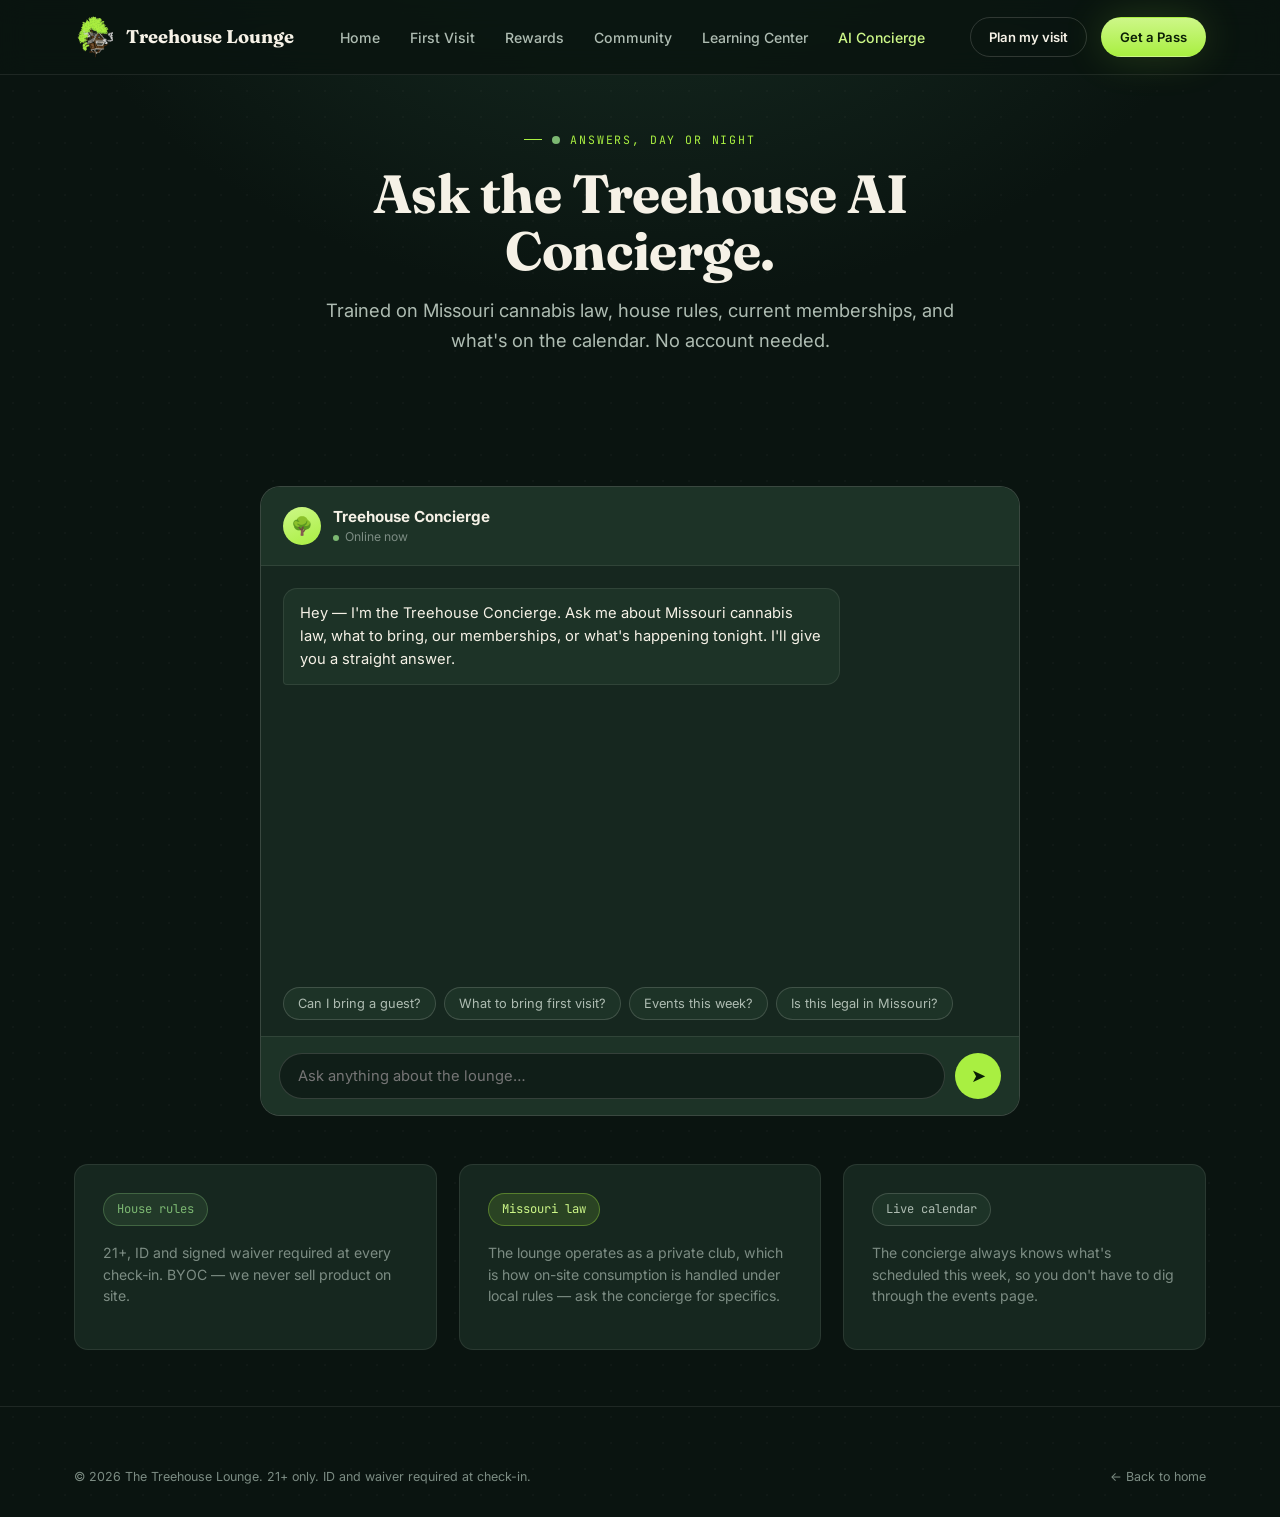
<file: concierge.html>
<!DOCTYPE html>
<html lang="en">
<head>
<meta charset="UTF-8">
<meta name="viewport" content="width=device-width, initial-scale=1.0">
<title>AI Concierge — Ask Anything About The Treehouse Lounge</title>
<meta name="description" content="Ask the Treehouse Lounge AI Concierge about Missouri cannabis law, house rules, memberships, and tonight's events — answered instantly.">
<link rel="canonical" href="https://treehousemo.com/concierge.html">
<meta property="og:title" content="AI Concierge — Ask Anything About The Treehouse Lounge">
<meta property="og:description" content="Ask the Treehouse Lounge AI Concierge about Missouri cannabis law, house rules, memberships, and tonight's events — answered instantly.">
<meta property="og:image" content="https://treehousemo.com/logo-full.png">
<meta property="og:url" content="https://treehousemo.com/concierge.html">
<meta property="og:type" content="website">
<meta name="twitter:card" content="summary_large_image">
<link rel="icon" type="image/png" href="favicon-32.png">
<link rel="apple-touch-icon" href="favicon-180.png">
<link rel="stylesheet" href="styles.css">
<style>
  .chat-shell{
    max-width:760px; margin:0 auto; background:var(--surface-2); border:1px solid var(--line-strong);
    border-radius:20px; overflow:hidden; display:flex; flex-direction:column; height:min(640px,70vh);
  }
  .chat-head{padding:18px 22px; border-bottom:1px solid var(--line); display:flex; align-items:center; gap:12px; background:var(--surface-3);}
  .chat-avatar{width:38px; height:38px; border-radius:50%; background:linear-gradient(160deg,var(--amber-soft),var(--amber)); display:flex; align-items:center; justify-content:center; font-size:1.1rem;}
  .chat-log{flex:1; overflow-y:auto; padding:22px; display:flex; flex-direction:column; gap:16px;}
  .msg{max-width:78%; padding:13px 16px; border-radius:14px; font-size:.92rem; line-height:1.55;}
  .msg.bot{background:var(--surface-3); border:1px solid var(--line); align-self:flex-start; border-bottom-left-radius:4px;}
  .msg.user{background:linear-gradient(180deg,var(--amber-soft),var(--amber)); color:#0b1f06; align-self:flex-end; border-bottom-right-radius:4px; font-weight:500;}
  .chat-suggest{display:flex; flex-wrap:wrap; gap:8px; padding:0 22px 16px;}
  .chat-suggest button{padding:8px 14px; border-radius:999px; background:var(--surface-3); border:1px solid var(--line-strong); color:var(--sage); font-size:.8rem;}
  .chat-suggest button:hover{border-color:var(--amber); color:var(--amber-soft);}
  .chat-input{display:flex; gap:10px; padding:16px 18px; border-top:1px solid var(--line); background:var(--surface-3);}
  .chat-input input{flex:1; background:var(--surface); border:1px solid var(--line-strong); border-radius:999px; padding:13px 18px; color:var(--pale); font-family:var(--f-body); font-size:.92rem;}
  .chat-input input:focus{outline:none; border-color:var(--amber);}
  .chat-input button{width:46px; height:46px; border-radius:50%; background:var(--amber); color:#0b1f06; border:none; flex-shrink:0; font-size:1.1rem;}
  .typing-dot{display:inline-block; width:6px; height:6px; border-radius:50%; background:var(--sage-dim); margin-right:3px; animation:bounce 1.2s infinite;}
  .typing-dot:nth-child(2){animation-delay:.2s;} .typing-dot:nth-child(3){animation-delay:.4s;}
  @keyframes bounce{0%,60%,100%{transform:translateY(0); opacity:.5;} 30%{transform:translateY(-4px); opacity:1;}}
</style>
</head>
<body class="canopy-bg">

<nav class="site-nav">
  <div class="wrap">
    <a href="index.html" class="brand"><span class="brand-mark"><img src="logo-icon.png" alt="The Treehouse Lounge"></span> Treehouse Lounge</a>
    <ul class="nav-links">
      <li><a href="index.html">Home</a></li>
      <li><a href="first-visit.html">First Visit</a></li>
      <li><a href="rewards.html">Rewards</a></li>
      <li><a href="community.html">Community</a></li>
      <li><a href="learning.html">Learning Center</a></li>
      <li><a href="concierge.html" class="active">AI Concierge</a></li>
    </ul>
    <div class="nav-cta">
      <a href="first-visit.html" class="btn btn-ghost btn-sm">Plan my visit</a>
      <a href="index.html#memberships" class="btn btn-primary btn-sm">Get a Pass</a>
    </div>
    <button class="nav-toggle" aria-label="Menu" aria-expanded="false">☰</button>
  </div>
</nav>

<header class="section-tight">
  <div class="wrap center-col">
    <span class="eyebrow" style="justify-content:center;"><span class="pulse-dot"></span> Answers, day or night</span>
    <h1 class="display-2 mt-16" style="max-width:18ch;">Ask the Treehouse AI Concierge.</h1>
    <p class="lede mt-16" style="max-width:54ch;">Trained on Missouri cannabis law, house rules, current memberships, and what's on the calendar. No account needed.</p>
  </div>
</header>

<section class="section-tight">
  <div class="wrap">
    <div class="chat-shell" data-reveal>
      <div class="chat-head">
        <div class="chat-avatar">🌳</div>
        <div>
          <div style="font-weight:700; font-size:.95rem;">Treehouse Concierge</div>
          <div class="muted" style="font-size:.76rem; display:flex; align-items:center; gap:6px;"><span class="pulse-dot" style="width:6px;height:6px;"></span> Online now</div>
        </div>
      </div>
      <div class="chat-log" id="chatLog">
        <div class="msg bot">Hey — I'm the Treehouse Concierge. Ask me about Missouri cannabis law, what to bring, our memberships, or what's happening tonight. I'll give you a straight answer.</div>
      </div>
      <div class="chat-suggest">
        <button type="button" data-q="Can I bring a guest?">Can I bring a guest?</button>
        <button type="button" data-q="What should I bring for my first visit?">What to bring first visit?</button>
        <button type="button" data-q="What events are coming up this week?">Events this week?</button>
        <button type="button" data-q="Is it legal to consume cannabis at a private lounge in Missouri?">Is this legal in Missouri?</button>
      </div>
      <form class="chat-input" id="chatForm">
        <input type="text" id="chatInput" placeholder="Ask anything about the lounge…" autocomplete="off">
        <button type="submit" aria-label="Send">➤</button>
      </form>
    </div>

    <div class="grid grid-3 mt-48" data-reveal>
      <div class="card">
        <span class="pill pill-leaf">House rules</span>
        <p class="muted mt-16" style="font-size:.88rem;">21+, ID and signed waiver required at every check-in. BYOC — we never sell product on site.</p>
      </div>
      <div class="card">
        <span class="pill pill-amber">Missouri law</span>
        <p class="muted mt-16" style="font-size:.88rem;">The lounge operates as a private club, which is how on-site consumption is handled under local rules — ask the concierge for specifics.</p>
      </div>
      <div class="card">
        <span class="pill">Live calendar</span>
        <p class="muted mt-16" style="font-size:.88rem;">The concierge always knows what's scheduled this week, so you don't have to dig through the events page.</p>
      </div>
    </div>
  </div>
</section>

<footer>
  <div class="wrap">
    <div class="footer-bottom" style="border-top:none; padding-top:0;">
      <span>© <span data-year></span> The Treehouse Lounge. 21+ only. ID and waiver required at check-in.</span>
      <a href="index.html">← Back to home</a>
    </div>
  </div>
</footer>

<script src="main.js"></script>
<script>
/* ============================================================
   AI Concierge front-end logic.
   Calls a Netlify Function (functions/concierge.js, included
   alongside this site) which holds the real Anthropic API key
   as an environment variable and proxies the request server-side.
   The browser never sees the key.
   ============================================================ */
const log = document.getElementById('chatLog');
const form = document.getElementById('chatForm');
const input = document.getElementById('chatInput');

function addMsg(text, who){
  const div = document.createElement('div');
  div.className = 'msg ' + who;
  div.textContent = text;
  log.appendChild(div);
  log.scrollTop = log.scrollHeight;
  return div;
}

function addTyping(){
  const div = document.createElement('div');
  div.className = 'msg bot';
  div.innerHTML = '<span class="typing-dot"></span><span class="typing-dot"></span><span class="typing-dot"></span>';
  log.appendChild(div);
  log.scrollTop = log.scrollHeight;
  return div;
}

async function ask(question){
  addMsg(question, 'user');
  const typing = addTyping();
  try{
    const res = await fetch('/.netlify/functions/concierge', {
      method: 'POST',
      headers: { 'Content-Type': 'application/json' },
      body: JSON.stringify({ question, context: TREEHOUSE_DATA })
    });
    const data = await res.json();
    typing.remove();
    addMsg(data.answer || "Sorry — I didn't catch that. Could you ask another way?", 'bot');
  }catch(err){
    typing.remove();
    addMsg("I'm having trouble connecting right now. Text or call the lounge directly and we'll get you sorted.", 'bot');
  }
}

form.addEventListener('submit', (e) => {
  e.preventDefault();
  const q = input.value.trim();
  if(!q) return;
  input.value = '';
  ask(q);
});

document.querySelectorAll('.chat-suggest button').forEach(btn => {
  btn.addEventListener('click', () => ask(btn.dataset.q));
});
</script>
</body>
</html>
</file>
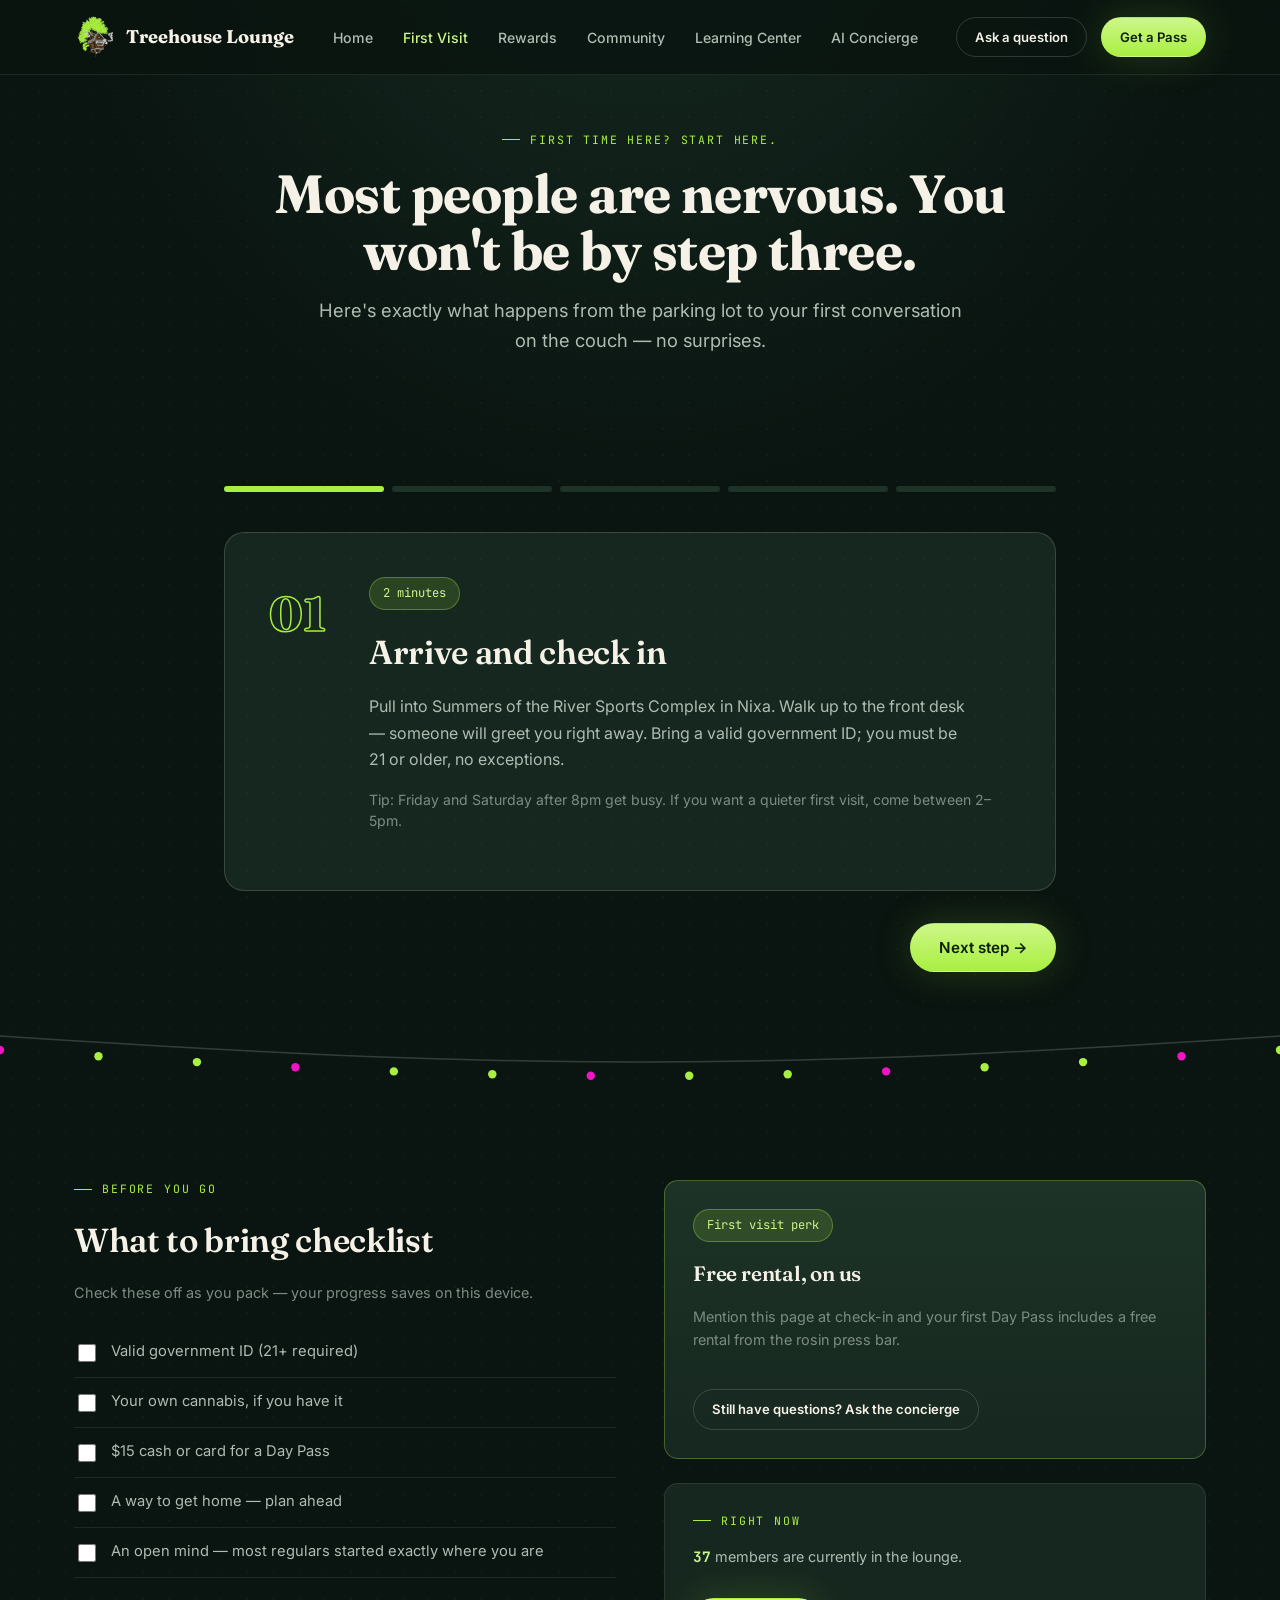
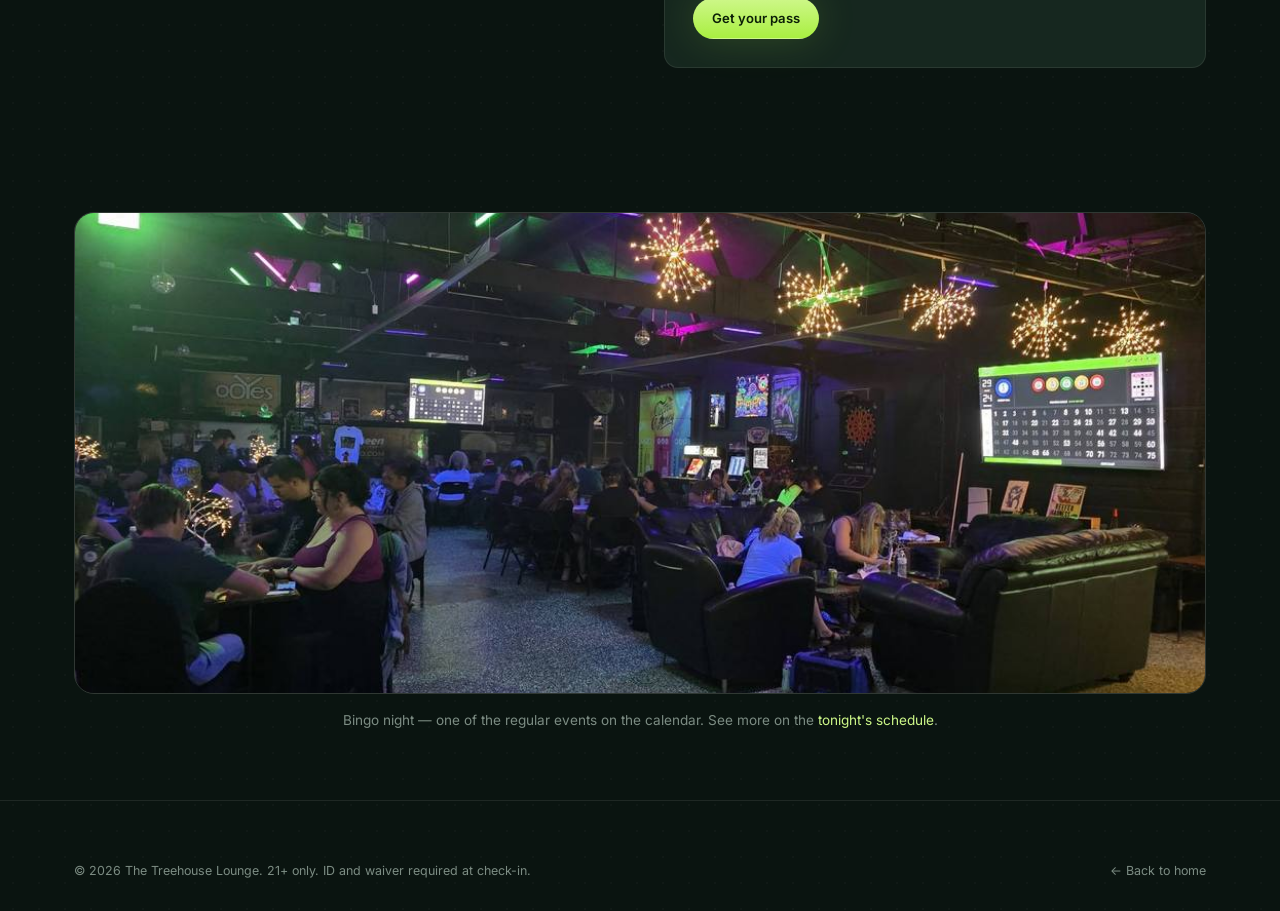
<file: first-visit.html>
<!DOCTYPE html>
<html lang="en">
<head>
<meta charset="UTF-8">
<meta name="viewport" content="width=device-width, initial-scale=1.0">
<title>Your First Visit — What To Expect | The Treehouse Lounge</title>
<meta name="description" content="Nervous about your first visit to a cannabis lounge? Here's exactly what to expect at The Treehouse Lounge in Nixa, MO — step by step, from check-in to your first conversation.">
<link rel="canonical" href="https://treehousemo.com/first-visit.html">
<meta property="og:title" content="Your First Visit — What To Expect | The Treehouse Lounge">
<meta property="og:description" content="Nervous about your first visit to a cannabis lounge? Here's exactly what to expect at The Treehouse Lounge in Nixa, MO — step by step, from check-in to your first conversation.">
<meta property="og:image" content="https://treehousemo.com/logo-full.png">
<meta property="og:url" content="https://treehousemo.com/first-visit.html">
<meta property="og:type" content="website">
<meta name="twitter:card" content="summary_large_image">
<link rel="icon" type="image/png" href="favicon-32.png">
<link rel="apple-touch-icon" href="favicon-180.png">
<link rel="stylesheet" href="styles.css">
<style>
  .wizard{max-width:880px; margin:0 auto;}
  .steps-rail{display:flex; gap:8px; margin-bottom:40px;}
  .steps-rail button{
    flex:1; height:6px; border-radius:99px; background:var(--surface-3); border:none; cursor:pointer; padding:0;
    transition:background .25s;
  }
  .steps-rail button.active, .steps-rail button.done{background:var(--amber);}
  .step-panel{display:none;}
  .step-panel.active{display:block;}
  .step-card{
    background:var(--surface-2); border:1px solid var(--line-strong); border-radius:20px; padding:44px;
    display:grid; grid-template-columns:auto 1fr; gap:30px; align-items:flex-start;
  }
  .step-num{
    font-family:var(--f-display); font-size:3rem; font-weight:800; color:transparent;
    -webkit-text-stroke:1.5px var(--amber); width:70px;
  }
  .step-nav{display:flex; justify-content:space-between; margin-top:32px;}
  .checklist-item{display:flex; gap:12px; align-items:flex-start; padding:12px 0; border-bottom:1px solid var(--line);}
  .checklist-item input{margin-top:4px; width:18px; height:18px; accent-color:var(--amber);}
  .checklist-item label{font-size:.92rem; color:var(--sage);}
  @media (max-width:620px){.step-card{grid-template-columns:1fr; padding:28px;} .step-num{width:auto;}}
</style>
</head>
<body class="canopy-bg">

<nav class="site-nav">
  <div class="wrap">
    <a href="index.html" class="brand"><span class="brand-mark"><img src="logo-icon.png" alt="The Treehouse Lounge"></span> Treehouse Lounge</a>
    <ul class="nav-links">
      <li><a href="index.html">Home</a></li>
      <li><a href="first-visit.html" class="active">First Visit</a></li>
      <li><a href="rewards.html">Rewards</a></li>
      <li><a href="community.html">Community</a></li>
      <li><a href="learning.html">Learning Center</a></li>
      <li><a href="concierge.html">AI Concierge</a></li>
    </ul>
    <div class="nav-cta">
      <a href="concierge.html" class="btn btn-ghost btn-sm">Ask a question</a>
      <a href="index.html#memberships" class="btn btn-primary btn-sm">Get a Pass</a>
    </div>
    <button class="nav-toggle" aria-label="Menu" aria-expanded="false">☰</button>
  </div>
</nav>

<header class="section-tight">
  <div class="wrap center-col">
    <span class="eyebrow" style="justify-content:center;">First time here? Start here.</span>
    <h1 class="display-2 mt-16" style="max-width:20ch;">Most people are nervous. You won't be by step three.</h1>
    <p class="lede mt-16" style="max-width:54ch;">Here's exactly what happens from the parking lot to your first conversation on the couch — no surprises.</p>
  </div>
</header>

<section class="section-tight">
  <div class="wrap wizard">
    <div class="steps-rail" id="stepsRail">
      <button data-step="0" class="active" aria-label="Step 1"></button>
      <button data-step="1" aria-label="Step 2"></button>
      <button data-step="2" aria-label="Step 3"></button>
      <button data-step="3" aria-label="Step 4"></button>
      <button data-step="4" aria-label="Step 5"></button>
    </div>

    <div class="step-panel active" data-panel="0">
      <div class="step-card">
        <div class="step-num">01</div>
        <div>
          <span class="pill pill-amber">2 minutes</span>
          <h2 class="display-3 mt-16">Arrive and check in</h2>
          <p class="lede mt-16" style="font-size:1rem;">Pull into Summers of the River Sports Complex in Nixa. Walk up to the front desk — someone will greet you right away. Bring a valid government ID; you must be 21 or older, no exceptions.</p>
          <p class="muted mt-16" style="font-size:.88rem;">Tip: Friday and Saturday after 8pm get busy. If you want a quieter first visit, come between 2–5pm.</p>
        </div>
      </div>
    </div>

    <div class="step-panel" data-panel="1">
      <div class="step-card">
        <div class="step-num">02</div>
        <div>
          <span class="pill pill-amber">3 minutes</span>
          <h2 class="display-3 mt-16">Sign the waiver</h2>
          <p class="lede mt-16" style="font-size:1rem;">A quick safety waiver — standard for any consumption space. You can sign it on a tablet at the door, or fill it out online ahead of time so check-in takes thirty seconds.</p>
          <a href="concierge.html" class="btn btn-ghost btn-sm mt-16">Ask the concierge what's in the waiver</a>
        </div>
      </div>
    </div>

    <div class="step-panel" data-panel="2">
      <div class="step-card">
        <div class="step-num">03</div>
        <div>
          <span class="pill pill-leaf">BYOC</span>
          <h2 class="display-3 mt-16">Bring your own cannabis</h2>
          <p class="lede mt-16" style="font-size:1rem;">The Treehouse doesn't sell product — you bring whatever you're comfortable with. Don't have anything yet? Show up anyway. This community shares generously, and partner brands regularly drop off samples for members to try.</p>
          <p class="muted mt-16" style="font-size:.88rem;">Need gear? Rent a bowl, gravity bong, or vaporizer (including a Volcano or Puffco Peak Pro) for $5–20/day — cleaned thoroughly between uses.</p>
        </div>
      </div>
    </div>

    <div class="step-panel" data-panel="3">
      <div class="step-card">
        <div class="step-num">04</div>
        <div>
          <span class="pill">Social</span>
          <h2 class="display-3 mt-16">Meet the community</h2>
          <p class="lede mt-16" style="font-size:1rem;">Sink into the leather couches in the living room area, or pull up to a table. Staff and regulars are quick to wave new faces over — most first-timers say they were talking with someone within ten minutes.</p>
        </div>
      </div>
    </div>

    <div class="step-panel" data-panel="4">
      <div class="step-card">
        <div class="step-num">05</div>
        <div>
          <span class="pill pill-amber">Stay as long as you like</span>
          <h2 class="display-3 mt-16">Enjoy games, events, and the lounges</h2>
          <p class="lede mt-16" style="font-size:1rem;">Switch, PS5, Oculus Quest, darts, pool, foosball, big-screen TVs — or just see what's on tonight's calendar: live music, workshops, art classes, yoga, bingo, open mic. Check <a href="index.html#tonight" style="color:var(--amber-soft); text-decoration:underline;">tonight's lineup</a> before you go.</p>
        </div>
      </div>
    </div>

    <div class="step-nav">
      <button class="btn btn-ghost" id="prevBtn" style="visibility:hidden;">← Back</button>
      <button class="btn btn-primary" id="nextBtn">Next step →</button>
    </div>
  </div>
</section>

<div class="string-lights" aria-hidden="true"></div>

<!-- ============ BRING CHECKLIST ============ -->
<section>
  <div class="wrap grid grid-2" style="gap:48px;">
    <div data-reveal>
      <span class="eyebrow">Before you go</span>
      <h2 class="display-3 mt-16">What to bring checklist</h2>
      <p class="muted mt-16" style="font-size:.9rem;">Check these off as you pack — your progress saves on this device.</p>
      <div class="mt-24" id="checklist">
        <div class="checklist-item"><input type="checkbox" id="c1"><label for="c1">Valid government ID (21+ required)</label></div>
        <div class="checklist-item"><input type="checkbox" id="c2"><label for="c2">Your own cannabis, if you have it</label></div>
        <div class="checklist-item"><input type="checkbox" id="c3"><label for="c3">$15 cash or card for a Day Pass</label></div>
        <div class="checklist-item"><input type="checkbox" id="c4"><label for="c4">A way to get home — plan ahead</label></div>
        <div class="checklist-item"><input type="checkbox" id="c5"><label for="c5">An open mind — most regulars started exactly where you are</label></div>
      </div>
    </div>
    <div data-reveal>
      <div class="card" style="background:linear-gradient(180deg,var(--surface-3),var(--surface-2)); border-color:rgba(169,239,65,.3);">
        <span class="pill pill-amber">First visit perk</span>
        <h3 class="display-3 mt-16" style="font-size:1.3rem;">Free rental, on us</h3>
        <p class="muted mt-16" style="font-size:.9rem;">Mention this page at check-in and your first Day Pass includes a free rental from the rosin press bar.</p>
        <a href="concierge.html" class="btn btn-ghost btn-sm mt-24">Still have questions? Ask the concierge</a>
      </div>
      <div class="card mt-24">
        <span class="eyebrow">Right now</span>
        <p class="mt-16" style="font-size:.9rem; color:var(--sage);"><span data-live-members style="color:var(--amber-soft); font-family:var(--f-mono); font-weight:700;">37</span> members are currently in the lounge.</p>
        <a href="index.html#memberships" class="btn btn-primary btn-sm mt-16">Get your pass</a>
      </div>
    </div>
  </div>
</section>

<section class="section-tight">
  <div class="wrap">
    <a href="treehouse-lounge-bingo-night-nixa-mo.jpg" target="_blank" rel="noopener" style="display:block; border-radius:20px; overflow:hidden; border:1px solid var(--line-strong); position:relative;" data-reveal>
      <img src="treehouse-lounge-bingo-night-nixa-mo.jpg" alt="Bingo night at The Treehouse Lounge" loading="lazy" style="width:100%; max-height:480px; object-fit:cover; display:block;">
    </a>
    <p class="muted text-center mt-16" style="font-size:.85rem;">Bingo night — one of the regular events on the calendar. See more on the <a href="index.html#tonight" style="color:var(--amber-soft);">tonight's schedule</a>.</p>
  </div>
</section>

<footer>
  <div class="wrap">
    <div class="footer-bottom" style="border-top:none; padding-top:0;">
      <span>© <span data-year></span> The Treehouse Lounge. 21+ only. ID and waiver required at check-in.</span>
      <a href="index.html">← Back to home</a>
    </div>
  </div>
</footer>

<div class="sticky-cta">
  <span class="meta">Ready when you are</span>
  <a href="index.html#memberships" class="btn btn-primary btn-sm">Get a Pass</a>
</div>

<script src="main.js"></script>
<script>
(function(){
  const panels = document.querySelectorAll('.step-panel');
  const railBtns = document.querySelectorAll('#stepsRail button');
  const prevBtn = document.getElementById('prevBtn');
  const nextBtn = document.getElementById('nextBtn');
  let current = 0;

  function render(){
    panels.forEach((p,i) => p.classList.toggle('active', i === current));
    railBtns.forEach((b,i) => {
      b.classList.toggle('active', i === current);
      b.classList.toggle('done', i < current);
    });
    prevBtn.style.visibility = current === 0 ? 'hidden' : 'visible';
    nextBtn.textContent = current === panels.length - 1 ? "I'm ready →" : 'Next step →';
  }
  railBtns.forEach(b => b.addEventListener('click', () => { current = parseInt(b.dataset.step,10); render(); }));
  prevBtn.addEventListener('click', () => { if(current>0){current--; render();} });
  nextBtn.addEventListener('click', () => {
    if(current < panels.length - 1){ current++; render(); }
    else { window.location.href = 'index.html#memberships'; }
  });

  // checklist persistence
  document.querySelectorAll('#checklist input').forEach(box => {
    const saved = localStorage.getItem('th_' + box.id);
    if(saved === '1') box.checked = true;
    box.addEventListener('change', () => localStorage.setItem('th_' + box.id, box.checked ? '1' : '0'));
  });
})();
</script>
</body>
</html>
</file>
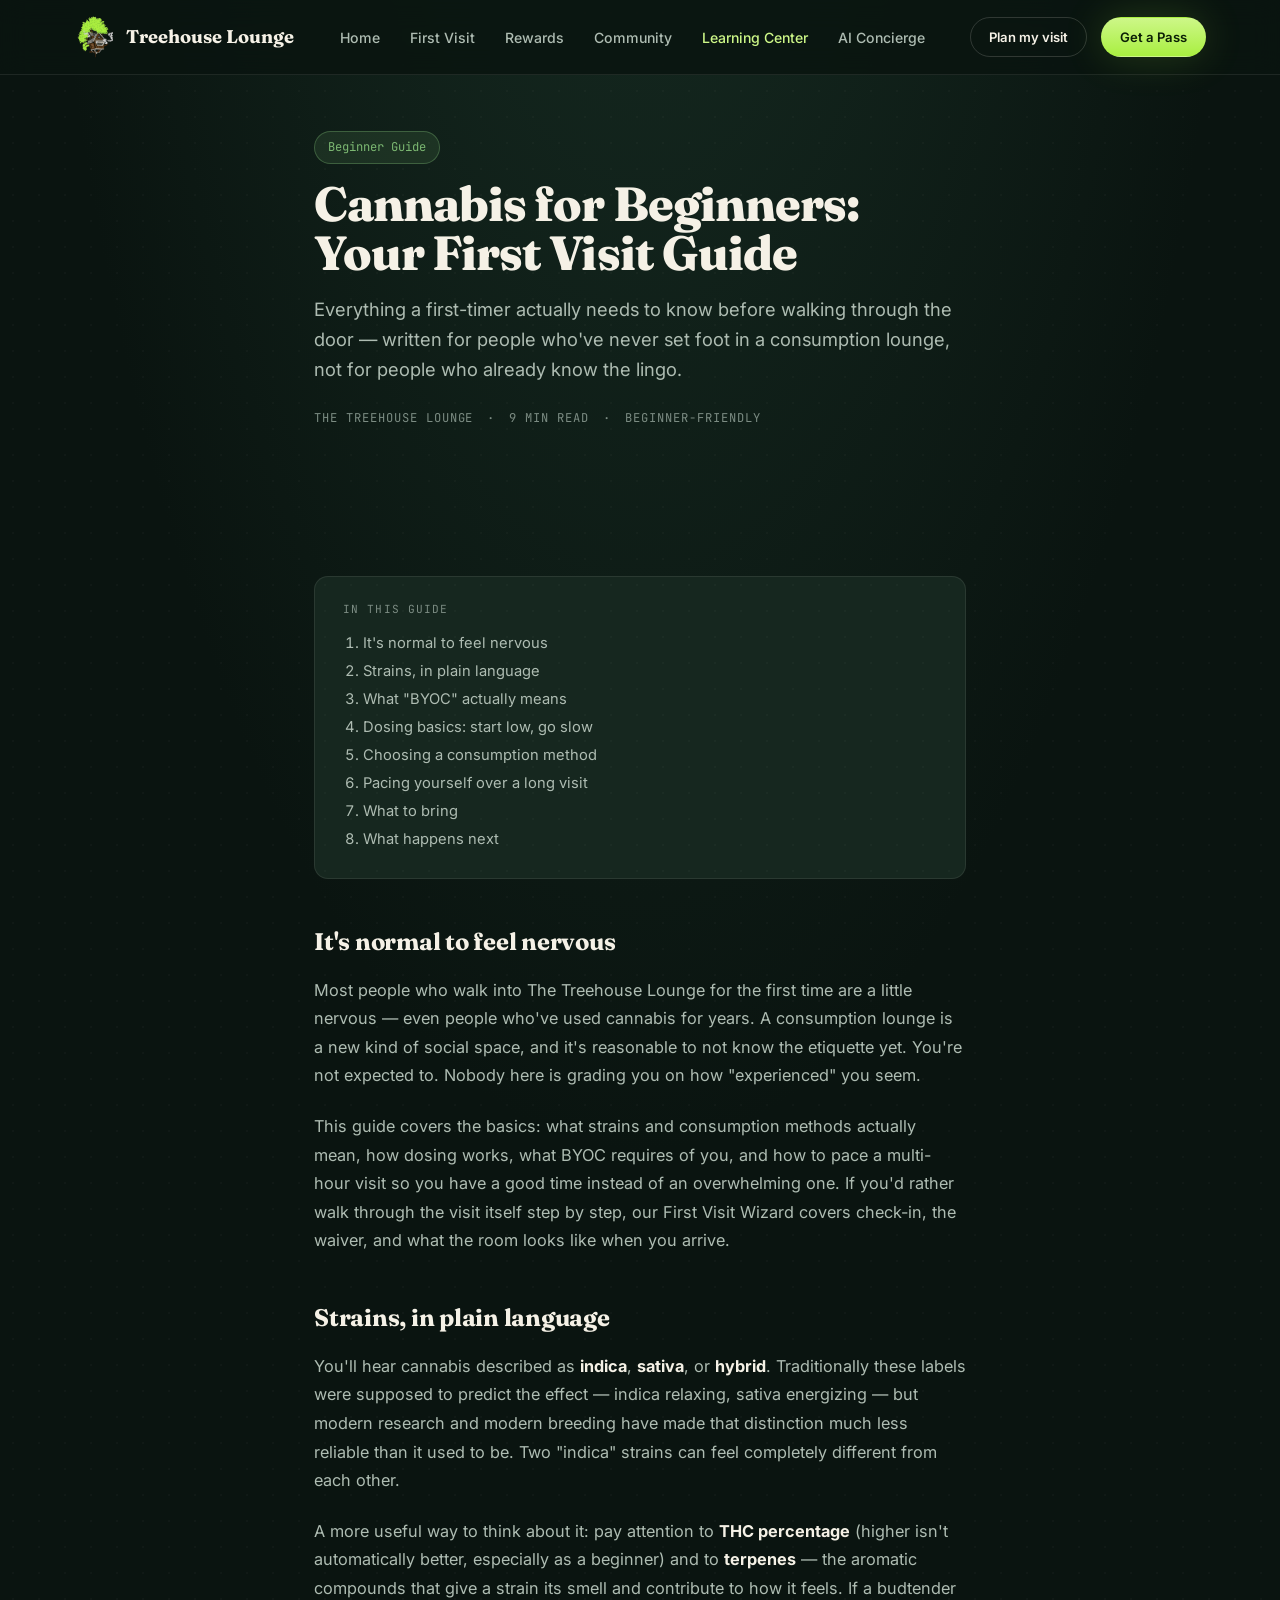
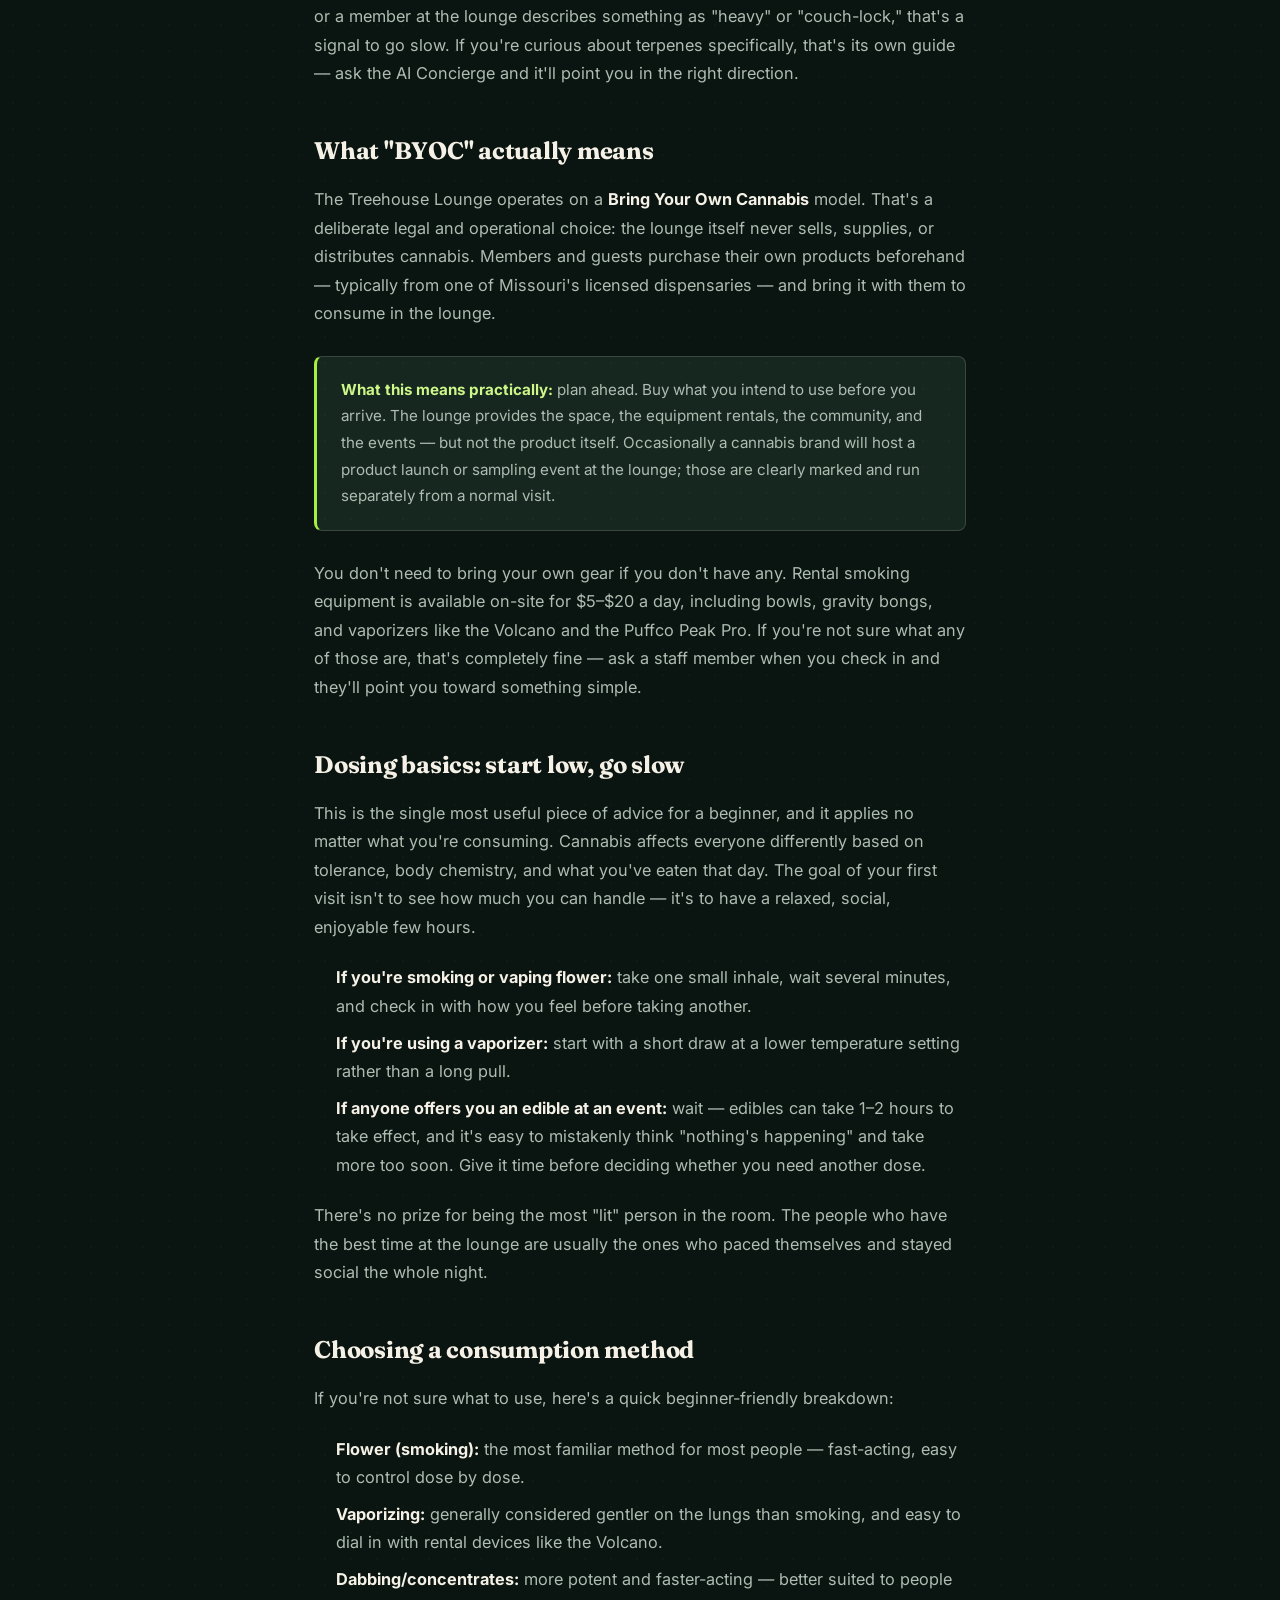
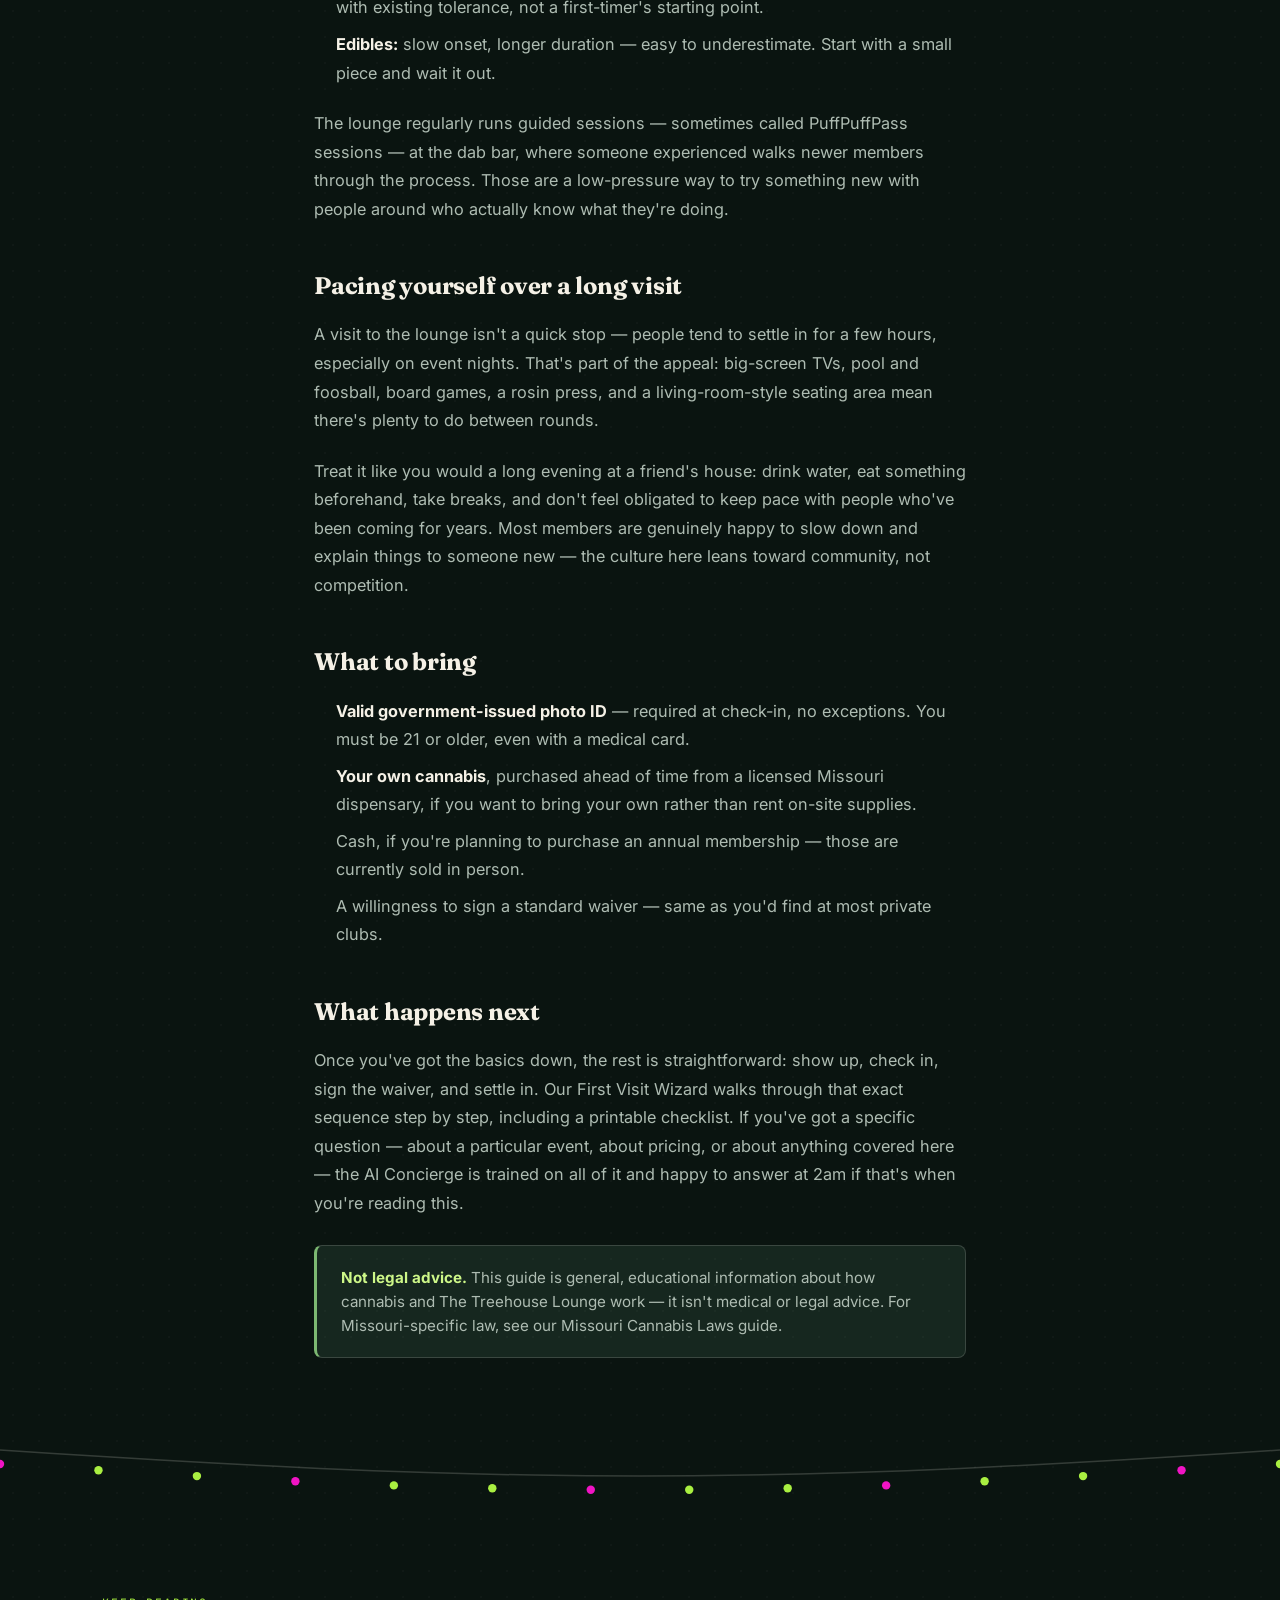
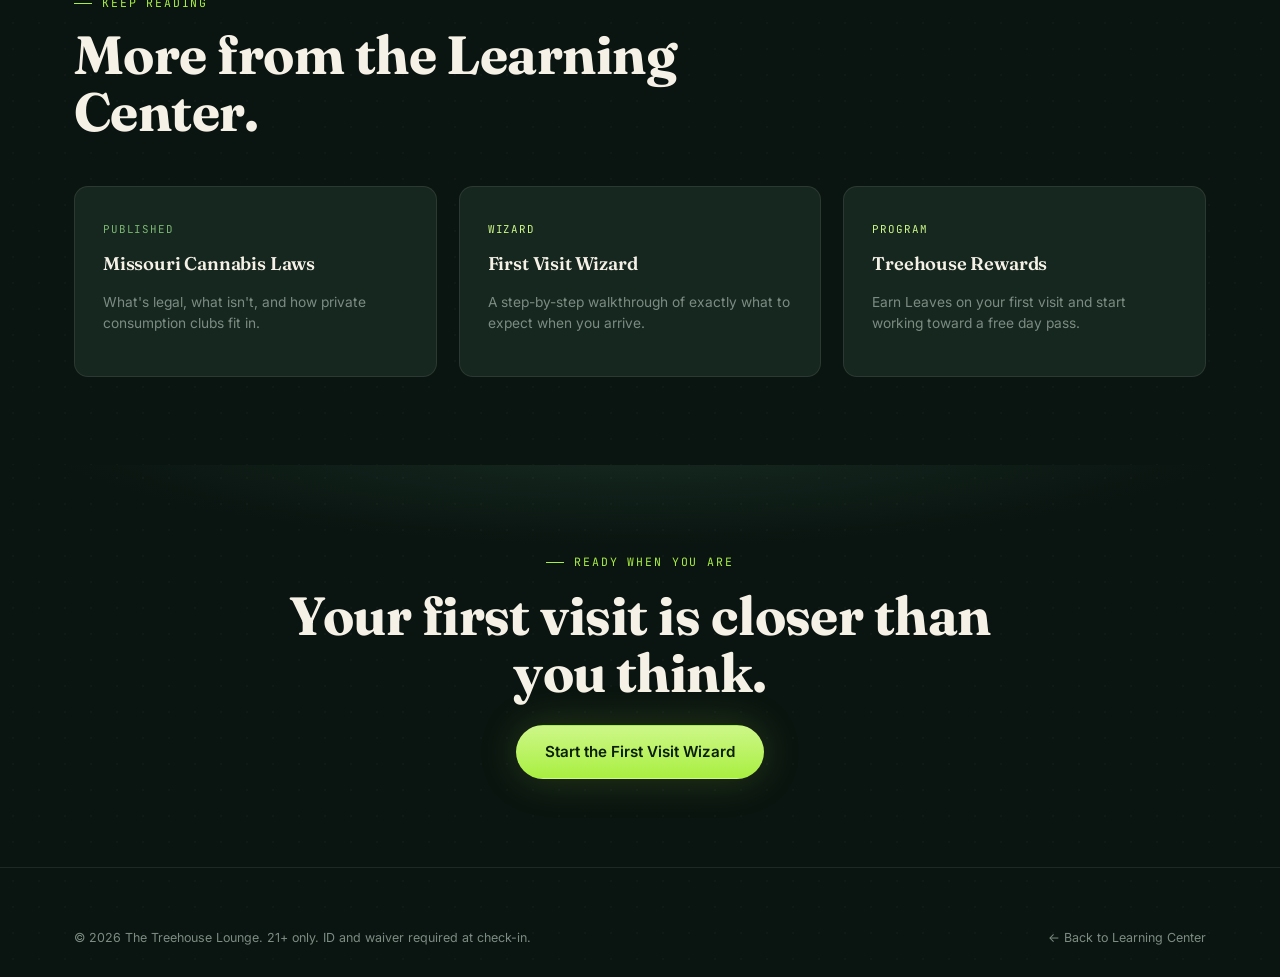
<file: learning-beginners-guide.html>
<!DOCTYPE html>
<html lang="en">
<head>
<meta charset="UTF-8">
<meta name="viewport" content="width=device-width, initial-scale=1.0">
<title>Cannabis for Beginners: Your First Visit Guide | The Treehouse Lounge</title>
<meta name="description" content="New to cannabis or new to The Treehouse Lounge? Here's what to actually expect — strains, dosing basics, what BYOC means, and how to pace yourself on your first visit.">
<link rel="canonical" href="https://treehousemo.com/learning-beginners-guide.html">
<meta property="og:title" content="Cannabis for Beginners: Your First Visit Guide | The Treehouse Lounge">
<meta property="og:description" content="New to cannabis or new to The Treehouse Lounge? Here's what to actually expect — strains, dosing basics, what BYOC means, and how to pace yourself on your first visit.">
<meta property="og:image" content="https://treehousemo.com/logo-full.png">
<meta property="og:url" content="https://treehousemo.com/learning-beginners-guide.html">
<meta property="og:type" content="website">
<meta name="twitter:card" content="summary_large_image">
<link rel="icon" type="image/png" href="favicon-32.png">
<link rel="apple-touch-icon" href="favicon-180.png">
<link rel="stylesheet" href="styles.css">
<script type="application/ld+json">
{
  "@context": "https://schema.org",
  "@type": "Article",
  "headline": "Cannabis for Beginners: Your First Visit Guide",
  "description": "A plain-language guide to strains, dosing, BYOC, and pacing yourself for first-time visitors to The Treehouse Lounge in Nixa, Missouri.",
  "author": {"@type":"Organization","name":"The Treehouse Lounge"},
  "publisher": {"@type":"Organization","name":"The Treehouse Lounge"},
  "mainEntityOfPage": "https://treehousemo.com/learning-beginners-guide.html"
}
</script>
<style>
  .article-shell{max-width:700px; margin:0 auto;}
  .article-body p{color:var(--sage); font-size:1.02rem; line-height:1.75; margin:0 0 22px;}
  .article-body h2{font-size:1.5rem; margin:44px 0 16px;}
  .article-body h3{font-size:1.15rem; color:var(--pale); margin:30px 0 12px; font-family:var(--f-body); font-weight:700;}
  .article-body ul, .article-body ol{color:var(--sage); font-size:1.02rem; line-height:1.75; padding-left:22px; margin:0 0 22px;}
  .article-body li{margin-bottom:8px;}
  .article-body strong{color:var(--pale);}
  .callout{background:var(--surface-2); border:1px solid var(--line-strong); border-left:3px solid var(--amber); border-radius:var(--radius-sm); padding:20px 24px; margin:28px 0;}
  .callout p{margin:0; color:var(--sage); font-size:.95rem;}
  .callout strong{color:var(--amber-soft);}
  .article-meta{display:flex; gap:14px; align-items:center; flex-wrap:wrap; color:var(--sage-dim); font-family:var(--f-mono); font-size:.76rem; text-transform:uppercase; letter-spacing:.08em;}
  .toc{background:var(--surface-2); border:1px solid var(--line); border-radius:var(--radius); padding:24px 28px; margin:36px 0;}
  .toc-title{font-family:var(--f-mono); font-size:.7rem; text-transform:uppercase; letter-spacing:.1em; color:var(--sage-dim); margin-bottom:12px;}
  .toc ol{margin:0; padding-left:20px; color:var(--sage); font-size:.92rem; line-height:1.9;}
  .toc a{color:var(--sage);}
  .toc a:hover{color:var(--amber-soft);}
  .related-card p{font-size:.86rem;}
</style>
</head>
<body class="canopy-bg">

<nav class="site-nav">
  <div class="wrap">
    <a href="index.html" class="brand"><span class="brand-mark"><img src="logo-icon.png" alt="The Treehouse Lounge"></span> Treehouse Lounge</a>
    <ul class="nav-links">
      <li><a href="index.html">Home</a></li>
      <li><a href="first-visit.html">First Visit</a></li>
      <li><a href="rewards.html">Rewards</a></li>
      <li><a href="community.html">Community</a></li>
      <li><a href="learning.html" class="active">Learning Center</a></li>
      <li><a href="concierge.html">AI Concierge</a></li>
    </ul>
    <div class="nav-cta">
      <a href="first-visit.html" class="btn btn-ghost btn-sm">Plan my visit</a>
      <a href="index.html#memberships" class="btn btn-primary btn-sm">Get a Pass</a>
    </div>
    <button class="nav-toggle" aria-label="Menu" aria-expanded="false">☰</button>
  </div>
</nav>

<header class="section-tight">
  <div class="wrap article-shell">
    <span class="pill pill-leaf">Beginner Guide</span>
    <h1 class="display-1 mt-16" style="font-size:clamp(2.1rem,4.5vw,3rem);">Cannabis for Beginners: Your First Visit Guide</h1>
    <p class="lede mt-16">Everything a first-timer actually needs to know before walking through the door — written for people who've never set foot in a consumption lounge, not for people who already know the lingo.</p>
    <div class="article-meta mt-24">
      <span>The Treehouse Lounge</span>
      <span>·</span>
      <span>9 min read</span>
      <span>·</span>
      <span>Beginner-friendly</span>
    </div>
  </div>
</header>

<section class="section-tight">
  <div class="wrap article-shell">

    <div class="toc">
      <div class="toc-title">In this guide</div>
      <ol>
        <li><a href="#nervous">It's normal to feel nervous</a></li>
        <li><a href="#strains">Strains, in plain language</a></li>
        <li><a href="#byoc">What "BYOC" actually means</a></li>
        <li><a href="#dosing">Dosing basics: start low, go slow</a></li>
        <li><a href="#methods">Choosing a consumption method</a></li>
        <li><a href="#pacing">Pacing yourself over a long visit</a></li>
        <li><a href="#bring">What to bring</a></li>
        <li><a href="#next">What happens next</a></li>
      </ol>
    </div>

    <div class="article-body">

      <h2 id="nervous">It's normal to feel nervous</h2>
      <p>Most people who walk into The Treehouse Lounge for the first time are a little nervous — even people who've used cannabis for years. A consumption lounge is a new kind of social space, and it's reasonable to not know the etiquette yet. You're not expected to. Nobody here is grading you on how "experienced" you seem.</p>
      <p>This guide covers the basics: what strains and consumption methods actually mean, how dosing works, what BYOC requires of you, and how to pace a multi-hour visit so you have a good time instead of an overwhelming one. If you'd rather walk through the visit itself step by step, our <a href="first-visit.html">First Visit Wizard</a> covers check-in, the waiver, and what the room looks like when you arrive.</p>

      <h2 id="strains">Strains, in plain language</h2>
      <p>You'll hear cannabis described as <strong>indica</strong>, <strong>sativa</strong>, or <strong>hybrid</strong>. Traditionally these labels were supposed to predict the effect — indica relaxing, sativa energizing — but modern research and modern breeding have made that distinction much less reliable than it used to be. Two "indica" strains can feel completely different from each other.</p>
      <p>A more useful way to think about it: pay attention to <strong>THC percentage</strong> (higher isn't automatically better, especially as a beginner) and to <strong>terpenes</strong> — the aromatic compounds that give a strain its smell and contribute to how it feels. If a budtender or a member at the lounge describes something as "heavy" or "couch-lock," that's a signal to go slow. If you're curious about terpenes specifically, that's its own guide — ask the <a href="concierge.html">AI Concierge</a> and it'll point you in the right direction.</p>

      <h2 id="byoc">What "BYOC" actually means</h2>
      <p>The Treehouse Lounge operates on a <strong>Bring Your Own Cannabis</strong> model. That's a deliberate legal and operational choice: the lounge itself never sells, supplies, or distributes cannabis. Members and guests purchase their own products beforehand — typically from one of Missouri's licensed dispensaries — and bring it with them to consume in the lounge.</p>
      <div class="callout">
        <p><strong>What this means practically:</strong> plan ahead. Buy what you intend to use before you arrive. The lounge provides the space, the equipment rentals, the community, and the events — but not the product itself. Occasionally a cannabis brand will host a product launch or sampling event at the lounge; those are clearly marked and run separately from a normal visit.</p>
      </div>
      <p>You don't need to bring your own gear if you don't have any. Rental smoking equipment is available on-site for $5–$20 a day, including bowls, gravity bongs, and vaporizers like the Volcano and the Puffco Peak Pro. If you're not sure what any of those are, that's completely fine — ask a staff member when you check in and they'll point you toward something simple.</p>

      <h2 id="dosing">Dosing basics: start low, go slow</h2>
      <p>This is the single most useful piece of advice for a beginner, and it applies no matter what you're consuming. Cannabis affects everyone differently based on tolerance, body chemistry, and what you've eaten that day. The goal of your first visit isn't to see how much you can handle — it's to have a relaxed, social, enjoyable few hours.</p>
      <ul>
        <li><strong>If you're smoking or vaping flower:</strong> take one small inhale, wait several minutes, and check in with how you feel before taking another.</li>
        <li><strong>If you're using a vaporizer:</strong> start with a short draw at a lower temperature setting rather than a long pull.</li>
        <li><strong>If anyone offers you an edible at an event:</strong> wait — edibles can take 1–2 hours to take effect, and it's easy to mistakenly think "nothing's happening" and take more too soon. Give it time before deciding whether you need another dose.</li>
      </ul>
      <p>There's no prize for being the most "lit" person in the room. The people who have the best time at the lounge are usually the ones who paced themselves and stayed social the whole night.</p>

      <h2 id="methods">Choosing a consumption method</h2>
      <p>If you're not sure what to use, here's a quick beginner-friendly breakdown:</p>
      <ul>
        <li><strong>Flower (smoking):</strong> the most familiar method for most people — fast-acting, easy to control dose by dose.</li>
        <li><strong>Vaporizing:</strong> generally considered gentler on the lungs than smoking, and easy to dial in with rental devices like the Volcano.</li>
        <li><strong>Dabbing/concentrates:</strong> more potent and faster-acting — better suited to people with existing tolerance, not a first-timer's starting point.</li>
        <li><strong>Edibles:</strong> slow onset, longer duration — easy to underestimate. Start with a small piece and wait it out.</li>
      </ul>
      <p>The lounge regularly runs guided sessions — sometimes called PuffPuffPass sessions — at the dab bar, where someone experienced walks newer members through the process. Those are a low-pressure way to try something new with people around who actually know what they're doing.</p>

      <h2 id="pacing">Pacing yourself over a long visit</h2>
      <p>A visit to the lounge isn't a quick stop — people tend to settle in for a few hours, especially on event nights. That's part of the appeal: big-screen TVs, pool and foosball, board games, a rosin press, and a living-room-style seating area mean there's plenty to do between rounds.</p>
      <p>Treat it like you would a long evening at a friend's house: drink water, eat something beforehand, take breaks, and don't feel obligated to keep pace with people who've been coming for years. Most members are genuinely happy to slow down and explain things to someone new — the culture here leans toward community, not competition.</p>

      <h2 id="bring">What to bring</h2>
      <ul>
        <li><strong>Valid government-issued photo ID</strong> — required at check-in, no exceptions. You must be 21 or older, even with a medical card.</li>
        <li><strong>Your own cannabis</strong>, purchased ahead of time from a licensed Missouri dispensary, if you want to bring your own rather than rent on-site supplies.</li>
        <li>Cash, if you're planning to purchase an annual membership — those are currently sold in person.</li>
        <li>A willingness to sign a standard waiver — same as you'd find at most private clubs.</li>
      </ul>

      <h2 id="next">What happens next</h2>
      <p>Once you've got the basics down, the rest is straightforward: show up, check in, sign the waiver, and settle in. Our <a href="first-visit.html">First Visit Wizard</a> walks through that exact sequence step by step, including a printable checklist. If you've got a specific question — about a particular event, about pricing, or about anything covered here — the <a href="concierge.html">AI Concierge</a> is trained on all of it and happy to answer at 2am if that's when you're reading this.</p>

    </div>

    <div class="callout" style="border-left-color:var(--leaf);">
      <p><strong>Not legal advice.</strong> This guide is general, educational information about how cannabis and The Treehouse Lounge work — it isn't medical or legal advice. For Missouri-specific law, see our <a href="learning-missouri-laws.html">Missouri Cannabis Laws guide</a>.</p>
    </div>

  </div>
</section>

<div class="string-lights" aria-hidden="true"></div>

<section>
  <div class="wrap">
    <div class="section-head">
      <span class="eyebrow">Keep reading</span>
      <h2 class="display-2 mt-16">More from the Learning Center.</h2>
    </div>
    <div class="grid grid-3">
      <a href="learning-missouri-laws.html" class="card related-card" data-reveal>
        <span class="status" style="font-family:var(--f-mono); font-size:.68rem; text-transform:uppercase; letter-spacing:.08em; color:var(--leaf);">Published</span>
        <h3 class="display-3" style="font-size:1.15rem; margin-top:10px;">Missouri Cannabis Laws</h3>
        <p class="muted">What's legal, what isn't, and how private consumption clubs fit in.</p>
      </a>
      <a href="first-visit.html" class="card related-card" data-reveal>
        <span class="status" style="font-family:var(--f-mono); font-size:.68rem; text-transform:uppercase; letter-spacing:.08em; color:var(--amber-soft);">Wizard</span>
        <h3 class="display-3" style="font-size:1.15rem; margin-top:10px;">First Visit Wizard</h3>
        <p class="muted">A step-by-step walkthrough of exactly what to expect when you arrive.</p>
      </a>
      <a href="rewards.html" class="card related-card" data-reveal>
        <span class="status" style="font-family:var(--f-mono); font-size:.68rem; text-transform:uppercase; letter-spacing:.08em; color:var(--amber-soft);">Program</span>
        <h3 class="display-3" style="font-size:1.15rem; margin-top:10px;">Treehouse Rewards</h3>
        <p class="muted">Earn Leaves on your first visit and start working toward a free day pass.</p>
      </a>
    </div>
  </div>
</section>

<section class="canopy-bg">
  <div class="wrap center-col">
    <span class="eyebrow" style="justify-content:center;">Ready when you are</span>
    <h2 class="display-2 mt-16" style="max-width:20ch;">Your first visit is closer than you think.</h2>
    <a href="first-visit.html" class="btn btn-primary mt-24">Start the First Visit Wizard</a>
  </div>
</section>

<footer>
  <div class="wrap">
    <div class="footer-bottom" style="border-top:none; padding-top:0;">
      <span>© <span data-year></span> The Treehouse Lounge. 21+ only. ID and waiver required at check-in.</span>
      <a href="learning.html">← Back to Learning Center</a>
    </div>
  </div>
</footer>

<script src="main.js"></script>
</body>
</html>
</file>
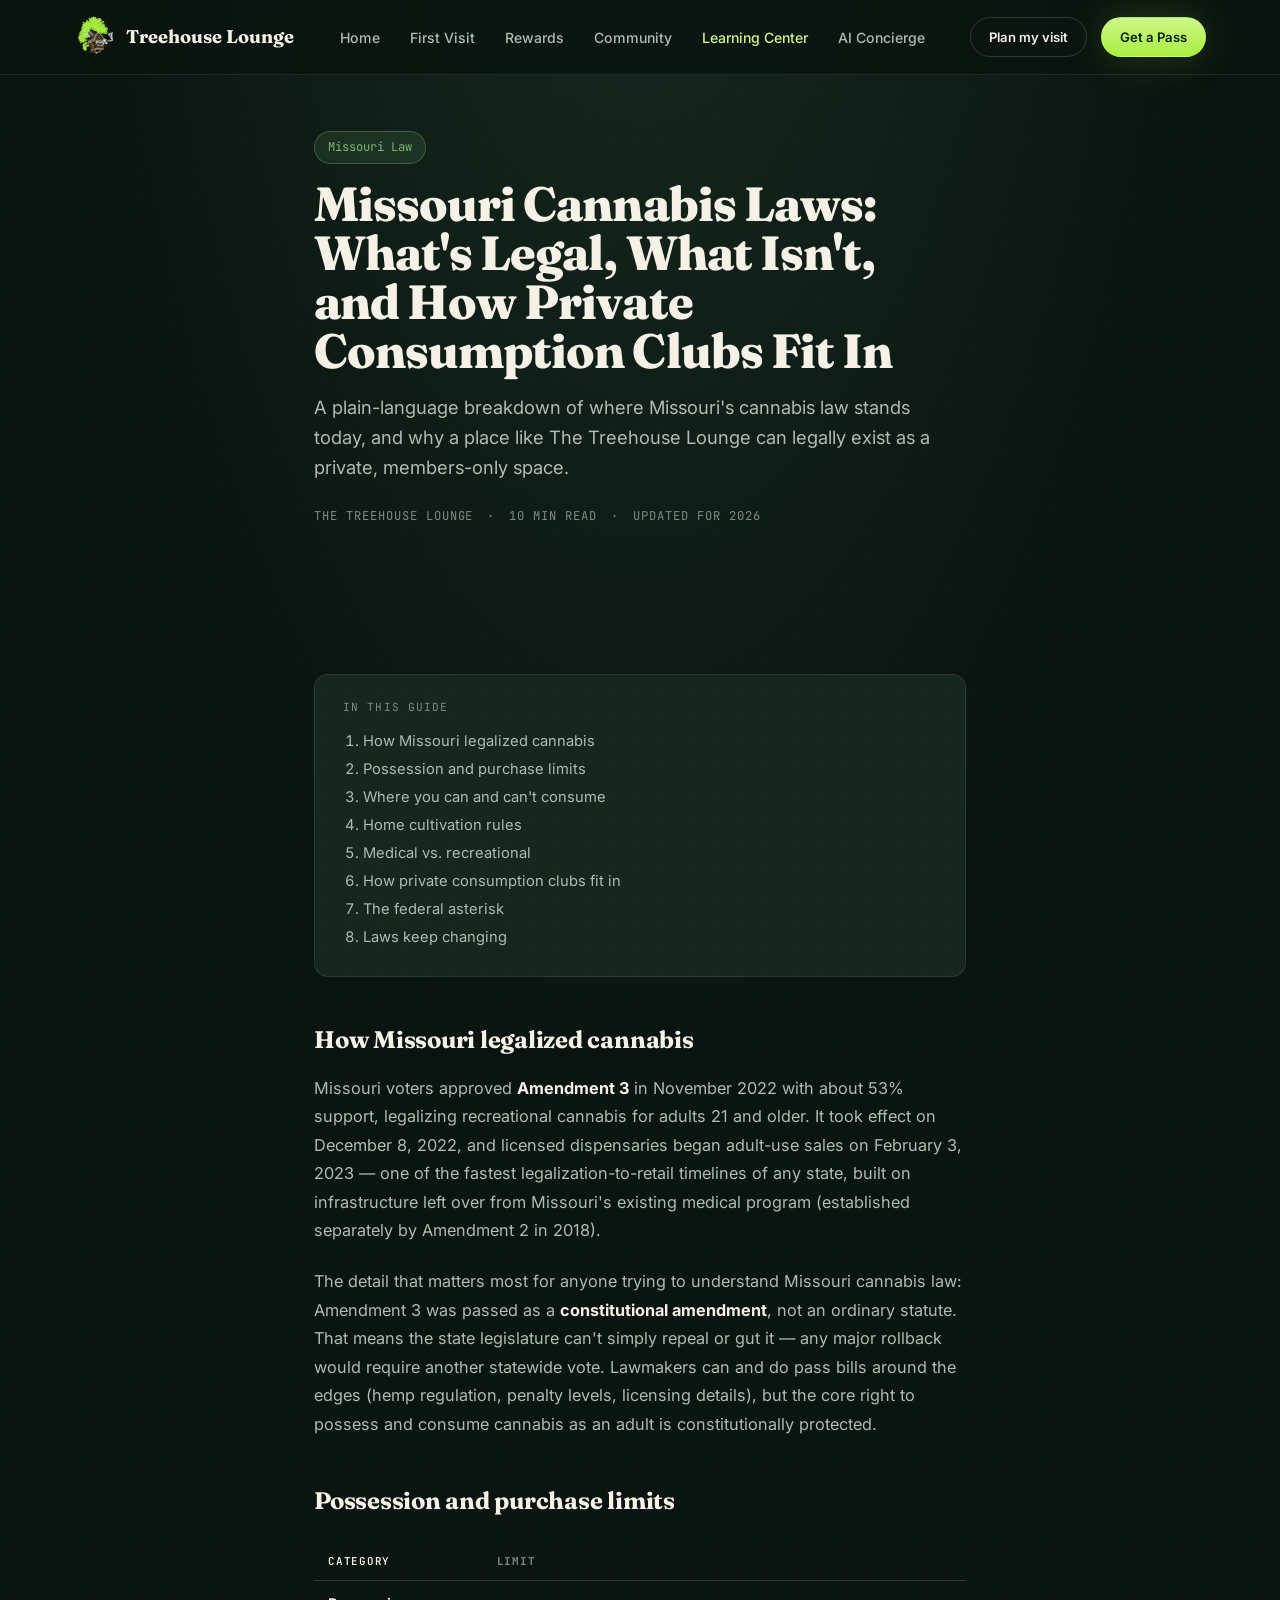
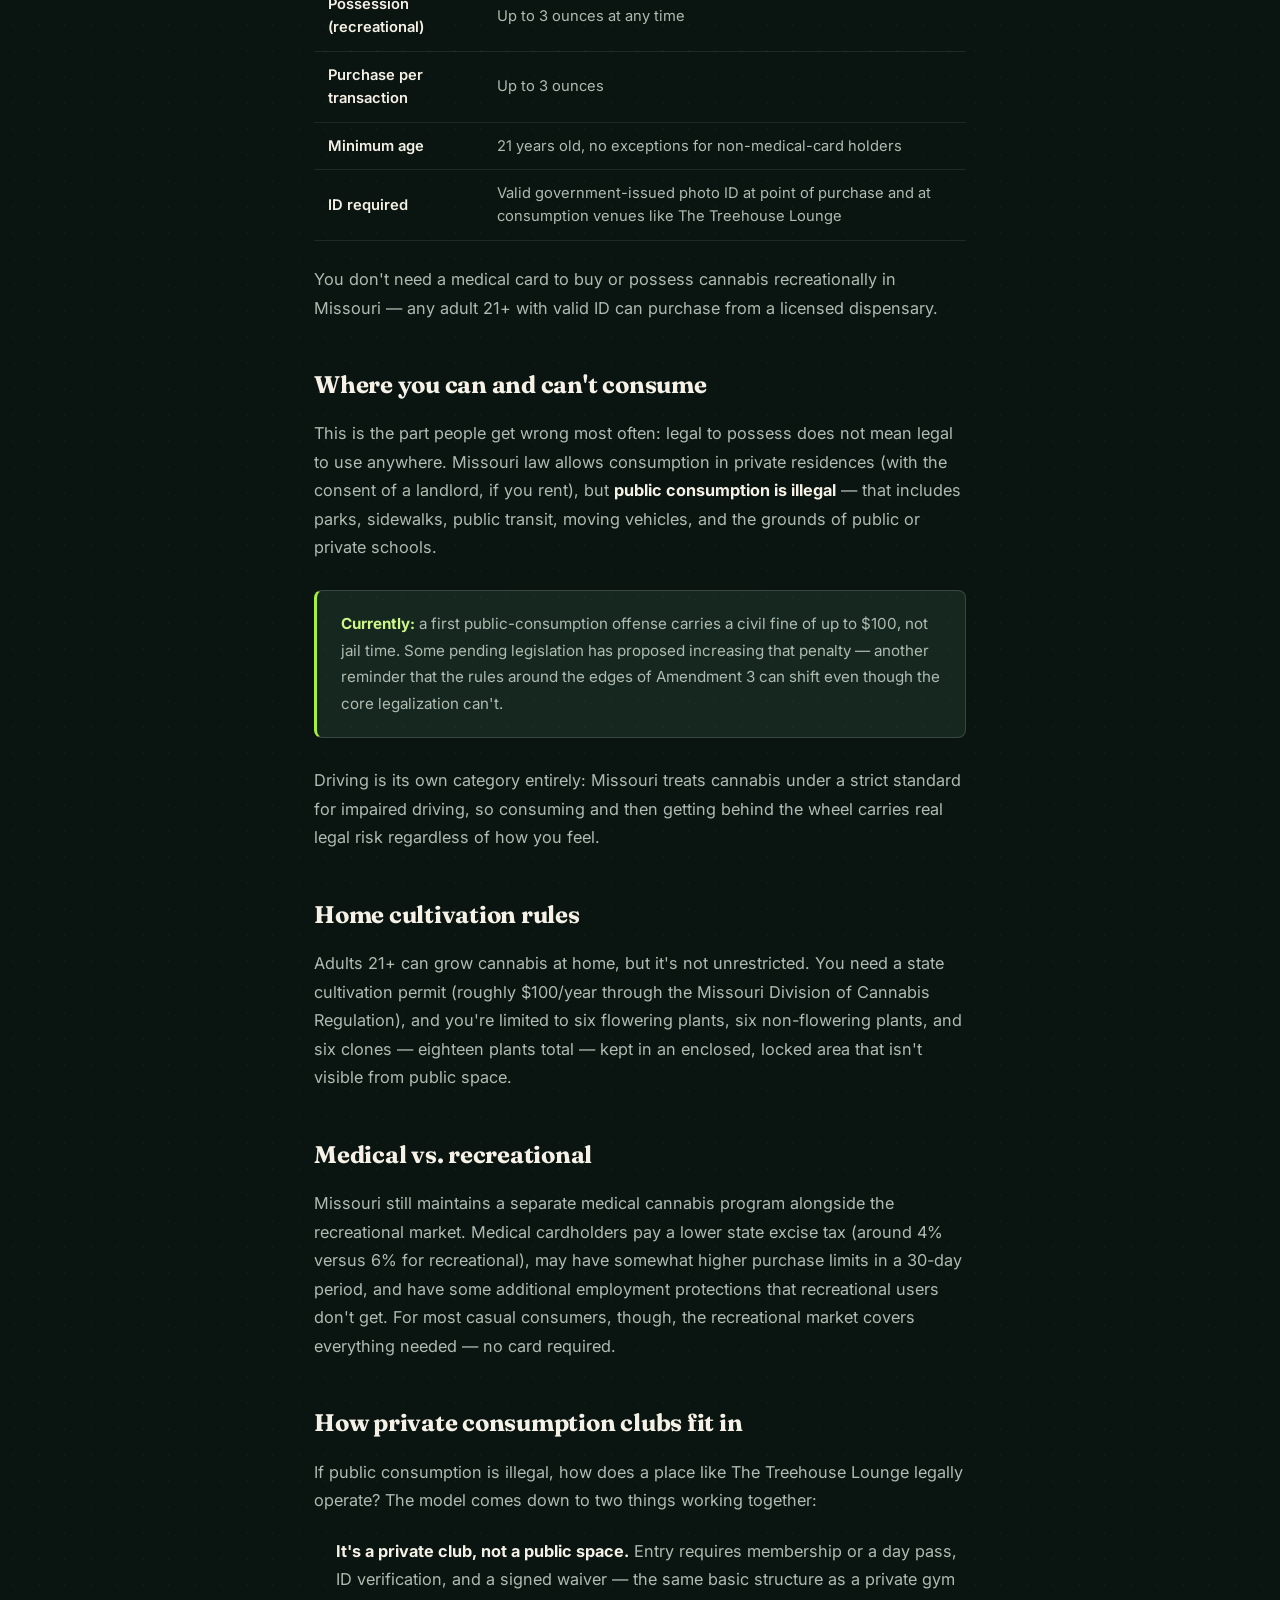
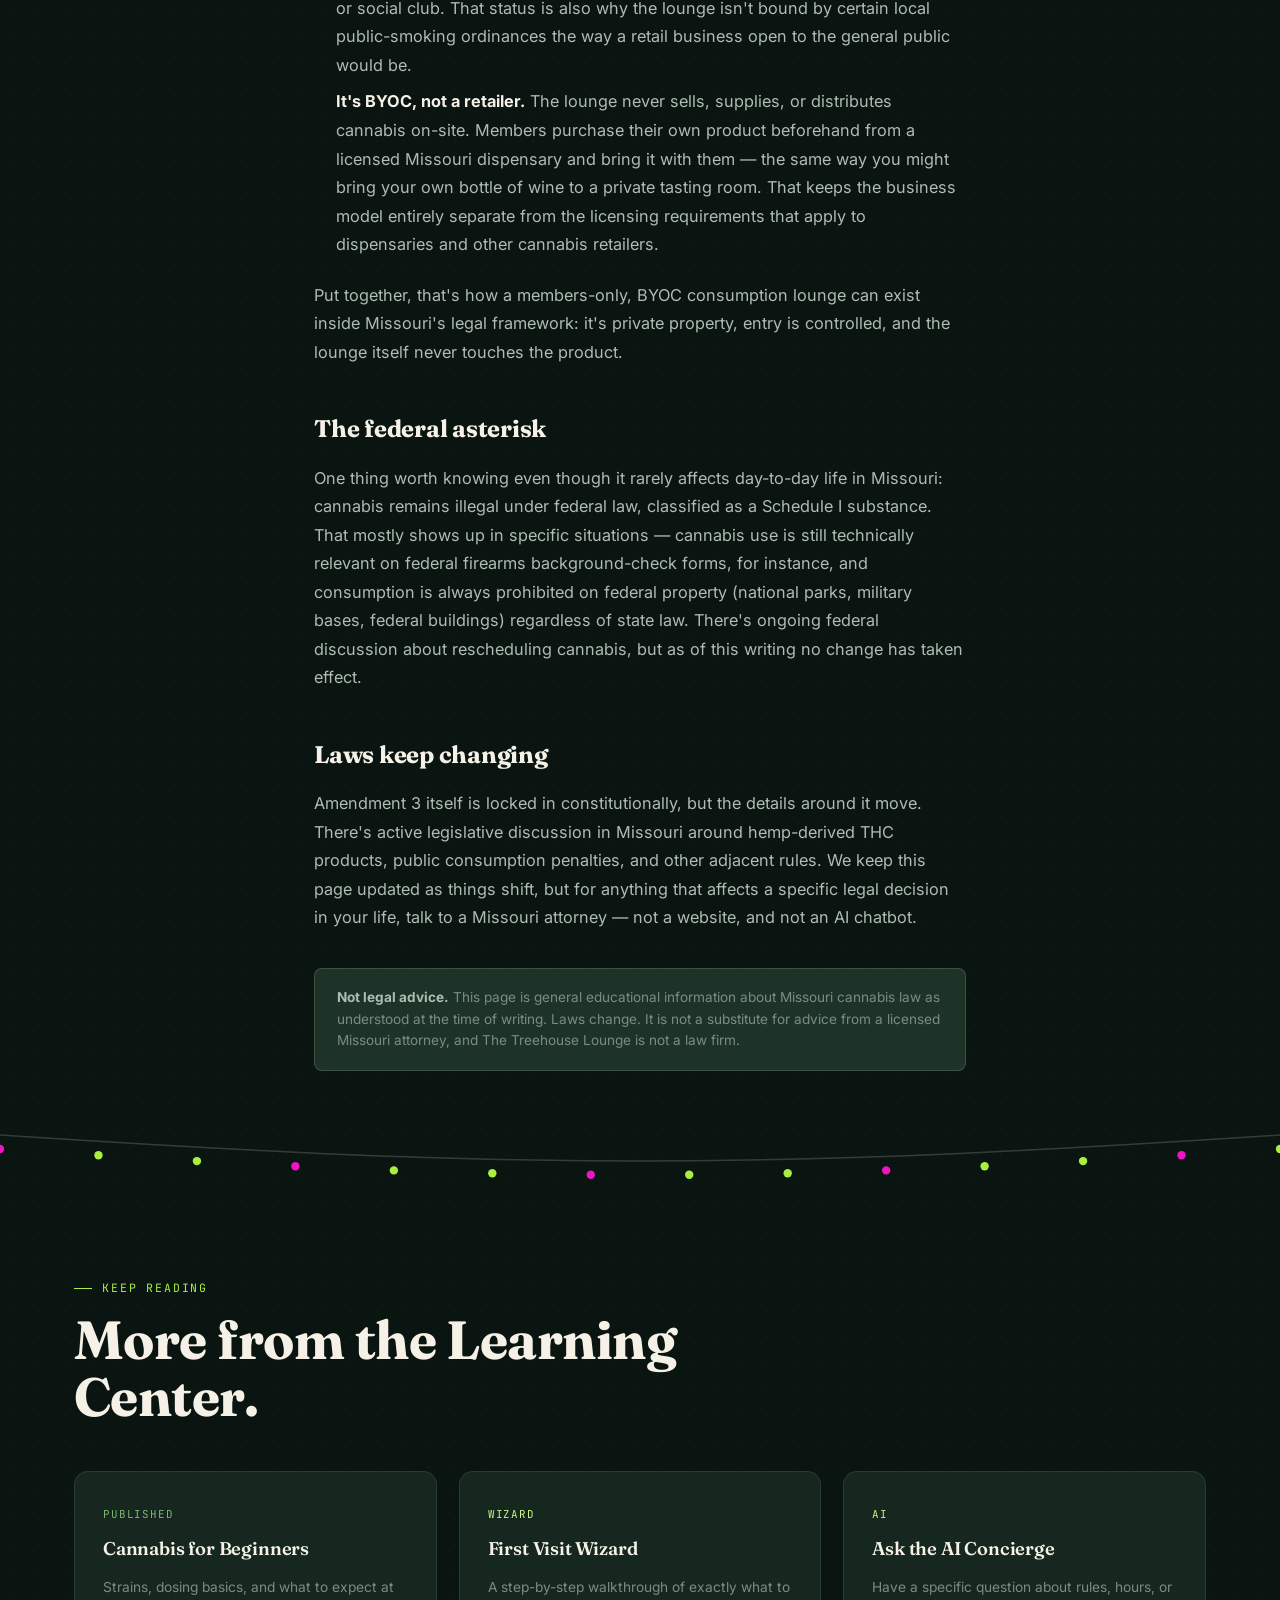
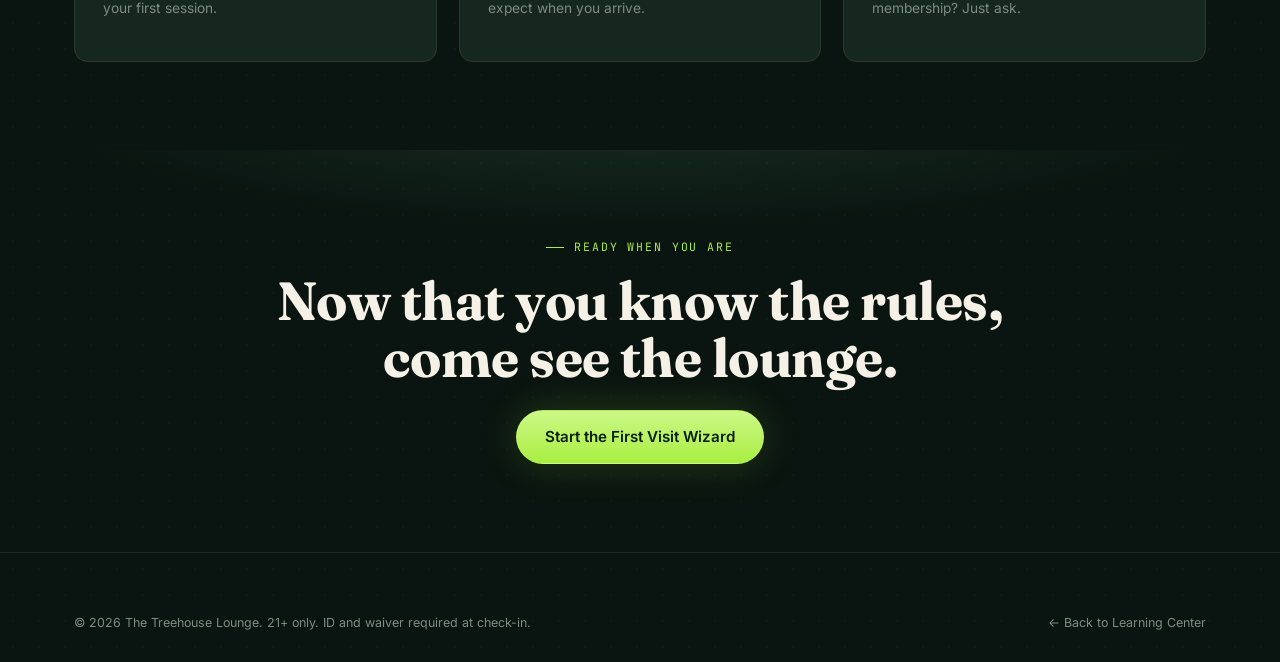
<file: learning-missouri-laws.html>
<!DOCTYPE html>
<html lang="en">
<head>
<meta charset="UTF-8">
<meta name="viewport" content="width=device-width, initial-scale=1.0">
<title>Missouri Cannabis Laws Explained | The Treehouse Lounge</title>
<meta name="description" content="A plain-language breakdown of Missouri cannabis law: what's legal, possession limits, public consumption rules, and how private consumption clubs like The Treehouse Lounge fit in.">
<link rel="canonical" href="https://treehousemo.com/learning-missouri-laws.html">
<meta property="og:title" content="Missouri Cannabis Laws Explained | The Treehouse Lounge">
<meta property="og:description" content="A plain-language breakdown of Missouri cannabis law: what's legal, possession limits, public consumption rules, and how private consumption clubs like The Treehouse Lounge fit in.">
<meta property="og:image" content="https://treehousemo.com/logo-full.png">
<meta property="og:url" content="https://treehousemo.com/learning-missouri-laws.html">
<meta property="og:type" content="website">
<meta name="twitter:card" content="summary_large_image">
<link rel="icon" type="image/png" href="favicon-32.png">
<link rel="apple-touch-icon" href="favicon-180.png">
<link rel="stylesheet" href="styles.css">
<script type="application/ld+json">
{
  "@context": "https://schema.org",
  "@type": "Article",
  "headline": "Missouri Cannabis Laws: What's Legal, What Isn't, and How Private Consumption Clubs Fit In",
  "description": "A plain-language guide to Missouri's Amendment 3 cannabis law, possession limits, public consumption rules, and the private-club model used by The Treehouse Lounge.",
  "author": {"@type":"Organization","name":"The Treehouse Lounge"},
  "publisher": {"@type":"Organization","name":"The Treehouse Lounge"},
  "mainEntityOfPage": "https://treehousemo.com/learning-missouri-laws.html"
}
</script>
<style>
  .article-shell{max-width:700px; margin:0 auto;}
  .article-body p{color:var(--sage); font-size:1.02rem; line-height:1.75; margin:0 0 22px;}
  .article-body h2{font-size:1.5rem; margin:44px 0 16px;}
  .article-body h3{font-size:1.15rem; color:var(--pale); margin:30px 0 12px; font-family:var(--f-body); font-weight:700;}
  .article-body ul, .article-body ol{color:var(--sage); font-size:1.02rem; line-height:1.75; padding-left:22px; margin:0 0 22px;}
  .article-body li{margin-bottom:8px;}
  .article-body strong{color:var(--pale);}
  .callout{background:var(--surface-2); border:1px solid var(--line-strong); border-left:3px solid var(--amber); border-radius:var(--radius-sm); padding:20px 24px; margin:28px 0;}
  .callout p{margin:0; color:var(--sage); font-size:.95rem;}
  .callout strong{color:var(--amber-soft);}
  .article-meta{display:flex; gap:14px; align-items:center; flex-wrap:wrap; color:var(--sage-dim); font-family:var(--f-mono); font-size:.76rem; text-transform:uppercase; letter-spacing:.08em;}
  .toc{background:var(--surface-2); border:1px solid var(--line); border-radius:var(--radius); padding:24px 28px; margin:36px 0;}
  .toc-title{font-family:var(--f-mono); font-size:.7rem; text-transform:uppercase; letter-spacing:.1em; color:var(--sage-dim); margin-bottom:12px;}
  .toc ol{margin:0; padding-left:20px; color:var(--sage); font-size:.92rem; line-height:1.9;}
  .toc a{color:var(--sage);}
  .toc a:hover{color:var(--amber-soft);}
  .law-table{width:100%; border-collapse:collapse; margin:24px 0; font-size:.92rem;}
  .law-table th{font-family:var(--f-mono); text-transform:uppercase; font-size:.68rem; letter-spacing:.07em; color:var(--sage-dim); text-align:left; padding:10px 14px; border-bottom:1px solid var(--line-strong);}
  .law-table td{padding:12px 14px; border-bottom:1px solid var(--line); color:var(--sage);}
  .law-table td:first-child, .law-table th:first-child{color:var(--pale); font-weight:600;}
  .related-card p{font-size:.86rem;}
  .disclaimer{background:var(--surface-3); border:1px solid var(--line-strong); border-radius:var(--radius-sm); padding:18px 22px; margin:36px 0 0; font-size:.85rem; color:var(--sage-dim); line-height:1.6;}
</style>
</head>
<body class="canopy-bg">

<nav class="site-nav">
  <div class="wrap">
    <a href="index.html" class="brand"><span class="brand-mark"><img src="logo-icon.png" alt="The Treehouse Lounge"></span> Treehouse Lounge</a>
    <ul class="nav-links">
      <li><a href="index.html">Home</a></li>
      <li><a href="first-visit.html">First Visit</a></li>
      <li><a href="rewards.html">Rewards</a></li>
      <li><a href="community.html">Community</a></li>
      <li><a href="learning.html" class="active">Learning Center</a></li>
      <li><a href="concierge.html">AI Concierge</a></li>
    </ul>
    <div class="nav-cta">
      <a href="first-visit.html" class="btn btn-ghost btn-sm">Plan my visit</a>
      <a href="index.html#memberships" class="btn btn-primary btn-sm">Get a Pass</a>
    </div>
    <button class="nav-toggle" aria-label="Menu" aria-expanded="false">☰</button>
  </div>
</nav>

<header class="section-tight">
  <div class="wrap article-shell">
    <span class="pill pill-leaf">Missouri Law</span>
    <h1 class="display-1 mt-16" style="font-size:clamp(2.1rem,4.5vw,3rem);">Missouri Cannabis Laws: What's Legal, What Isn't, and How Private Consumption Clubs Fit In</h1>
    <p class="lede mt-16">A plain-language breakdown of where Missouri's cannabis law stands today, and why a place like The Treehouse Lounge can legally exist as a private, members-only space.</p>
    <div class="article-meta mt-24">
      <span>The Treehouse Lounge</span>
      <span>·</span>
      <span>10 min read</span>
      <span>·</span>
      <span>Updated for 2026</span>
    </div>
  </div>
</header>

<section class="section-tight">
  <div class="wrap article-shell">

    <div class="toc">
      <div class="toc-title">In this guide</div>
      <ol>
        <li><a href="#amendment3">How Missouri legalized cannabis</a></li>
        <li><a href="#limits">Possession and purchase limits</a></li>
        <li><a href="#public">Where you can and can't consume</a></li>
        <li><a href="#home">Home cultivation rules</a></li>
        <li><a href="#medical">Medical vs. recreational</a></li>
        <li><a href="#clubs">How private consumption clubs fit in</a></li>
        <li><a href="#federal">The federal asterisk</a></li>
        <li><a href="#changing">Laws keep changing</a></li>
      </ol>
    </div>

    <div class="article-body">

      <h2 id="amendment3">How Missouri legalized cannabis</h2>
      <p>Missouri voters approved <strong>Amendment 3</strong> in November 2022 with about 53% support, legalizing recreational cannabis for adults 21 and older. It took effect on December 8, 2022, and licensed dispensaries began adult-use sales on February 3, 2023 — one of the fastest legalization-to-retail timelines of any state, built on infrastructure left over from Missouri's existing medical program (established separately by Amendment 2 in 2018).</p>
      <p>The detail that matters most for anyone trying to understand Missouri cannabis law: Amendment 3 was passed as a <strong>constitutional amendment</strong>, not an ordinary statute. That means the state legislature can't simply repeal or gut it — any major rollback would require another statewide vote. Lawmakers can and do pass bills around the edges (hemp regulation, penalty levels, licensing details), but the core right to possess and consume cannabis as an adult is constitutionally protected.</p>

      <h2 id="limits">Possession and purchase limits</h2>
      <table class="law-table">
        <tr><th>Category</th><th>Limit</th></tr>
        <tr><td>Possession (recreational)</td><td>Up to 3 ounces at any time</td></tr>
        <tr><td>Purchase per transaction</td><td>Up to 3 ounces</td></tr>
        <tr><td>Minimum age</td><td>21 years old, no exceptions for non-medical-card holders</td></tr>
        <tr><td>ID required</td><td>Valid government-issued photo ID at point of purchase and at consumption venues like The Treehouse Lounge</td></tr>
      </table>
      <p>You don't need a medical card to buy or possess cannabis recreationally in Missouri — any adult 21+ with valid ID can purchase from a licensed dispensary.</p>

      <h2 id="public">Where you can and can't consume</h2>
      <p>This is the part people get wrong most often: legal to possess does not mean legal to use anywhere. Missouri law allows consumption in private residences (with the consent of a landlord, if you rent), but <strong>public consumption is illegal</strong> — that includes parks, sidewalks, public transit, moving vehicles, and the grounds of public or private schools.</p>
      <div class="callout">
        <p><strong>Currently:</strong> a first public-consumption offense carries a civil fine of up to $100, not jail time. Some pending legislation has proposed increasing that penalty — another reminder that the rules around the edges of Amendment 3 can shift even though the core legalization can't.</p>
      </div>
      <p>Driving is its own category entirely: Missouri treats cannabis under a strict standard for impaired driving, so consuming and then getting behind the wheel carries real legal risk regardless of how you feel.</p>

      <h2 id="home">Home cultivation rules</h2>
      <p>Adults 21+ can grow cannabis at home, but it's not unrestricted. You need a state cultivation permit (roughly $100/year through the Missouri Division of Cannabis Regulation), and you're limited to six flowering plants, six non-flowering plants, and six clones — eighteen plants total — kept in an enclosed, locked area that isn't visible from public space.</p>

      <h2 id="medical">Medical vs. recreational</h2>
      <p>Missouri still maintains a separate medical cannabis program alongside the recreational market. Medical cardholders pay a lower state excise tax (around 4% versus 6% for recreational), may have somewhat higher purchase limits in a 30-day period, and have some additional employment protections that recreational users don't get. For most casual consumers, though, the recreational market covers everything needed — no card required.</p>

      <h2 id="clubs">How private consumption clubs fit in</h2>
      <p>If public consumption is illegal, how does a place like The Treehouse Lounge legally operate? The model comes down to two things working together:</p>
      <ul>
        <li><strong>It's a private club, not a public space.</strong> Entry requires membership or a day pass, ID verification, and a signed waiver — the same basic structure as a private gym or social club. That status is also why the lounge isn't bound by certain local public-smoking ordinances the way a retail business open to the general public would be.</li>
        <li><strong>It's BYOC, not a retailer.</strong> The lounge never sells, supplies, or distributes cannabis on-site. Members purchase their own product beforehand from a licensed Missouri dispensary and bring it with them — the same way you might bring your own bottle of wine to a private tasting room. That keeps the business model entirely separate from the licensing requirements that apply to dispensaries and other cannabis retailers.</li>
      </ul>
      <p>Put together, that's how a members-only, BYOC consumption lounge can exist inside Missouri's legal framework: it's private property, entry is controlled, and the lounge itself never touches the product.</p>

      <h2 id="federal">The federal asterisk</h2>
      <p>One thing worth knowing even though it rarely affects day-to-day life in Missouri: cannabis remains illegal under federal law, classified as a Schedule I substance. That mostly shows up in specific situations — cannabis use is still technically relevant on federal firearms background-check forms, for instance, and consumption is always prohibited on federal property (national parks, military bases, federal buildings) regardless of state law. There's ongoing federal discussion about rescheduling cannabis, but as of this writing no change has taken effect.</p>

      <h2 id="changing">Laws keep changing</h2>
      <p>Amendment 3 itself is locked in constitutionally, but the details around it move. There's active legislative discussion in Missouri around hemp-derived THC products, public consumption penalties, and other adjacent rules. We keep this page updated as things shift, but for anything that affects a specific legal decision in your life, talk to a Missouri attorney — not a website, and not an AI chatbot.</p>

    </div>

    <div class="disclaimer">
      <strong style="color:var(--sage);">Not legal advice.</strong> This page is general educational information about Missouri cannabis law as understood at the time of writing. Laws change. It is not a substitute for advice from a licensed Missouri attorney, and The Treehouse Lounge is not a law firm.
    </div>

  </div>
</section>

<div class="string-lights" aria-hidden="true"></div>

<section>
  <div class="wrap">
    <div class="section-head">
      <span class="eyebrow">Keep reading</span>
      <h2 class="display-2 mt-16">More from the Learning Center.</h2>
    </div>
    <div class="grid grid-3">
      <a href="learning-beginners-guide.html" class="card related-card" data-reveal>
        <span class="status" style="font-family:var(--f-mono); font-size:.68rem; text-transform:uppercase; letter-spacing:.08em; color:var(--leaf);">Published</span>
        <h3 class="display-3" style="font-size:1.15rem; margin-top:10px;">Cannabis for Beginners</h3>
        <p class="muted">Strains, dosing basics, and what to expect at your first session.</p>
      </a>
      <a href="first-visit.html" class="card related-card" data-reveal>
        <span class="status" style="font-family:var(--f-mono); font-size:.68rem; text-transform:uppercase; letter-spacing:.08em; color:var(--amber-soft);">Wizard</span>
        <h3 class="display-3" style="font-size:1.15rem; margin-top:10px;">First Visit Wizard</h3>
        <p class="muted">A step-by-step walkthrough of exactly what to expect when you arrive.</p>
      </a>
      <a href="concierge.html" class="card related-card" data-reveal>
        <span class="status" style="font-family:var(--f-mono); font-size:.68rem; text-transform:uppercase; letter-spacing:.08em; color:var(--amber-soft);">AI</span>
        <h3 class="display-3" style="font-size:1.15rem; margin-top:10px;">Ask the AI Concierge</h3>
        <p class="muted">Have a specific question about rules, hours, or membership? Just ask.</p>
      </a>
    </div>
  </div>
</section>

<section class="canopy-bg">
  <div class="wrap center-col">
    <span class="eyebrow" style="justify-content:center;">Ready when you are</span>
    <h2 class="display-2 mt-16" style="max-width:20ch;">Now that you know the rules, come see the lounge.</h2>
    <a href="first-visit.html" class="btn btn-primary mt-24">Start the First Visit Wizard</a>
  </div>
</section>

<footer>
  <div class="wrap">
    <div class="footer-bottom" style="border-top:none; padding-top:0;">
      <span>© <span data-year></span> The Treehouse Lounge. 21+ only. ID and waiver required at check-in.</span>
      <a href="learning.html">← Back to Learning Center</a>
    </div>
  </div>
</footer>

<script src="main.js"></script>
</body>
</html>
</file>
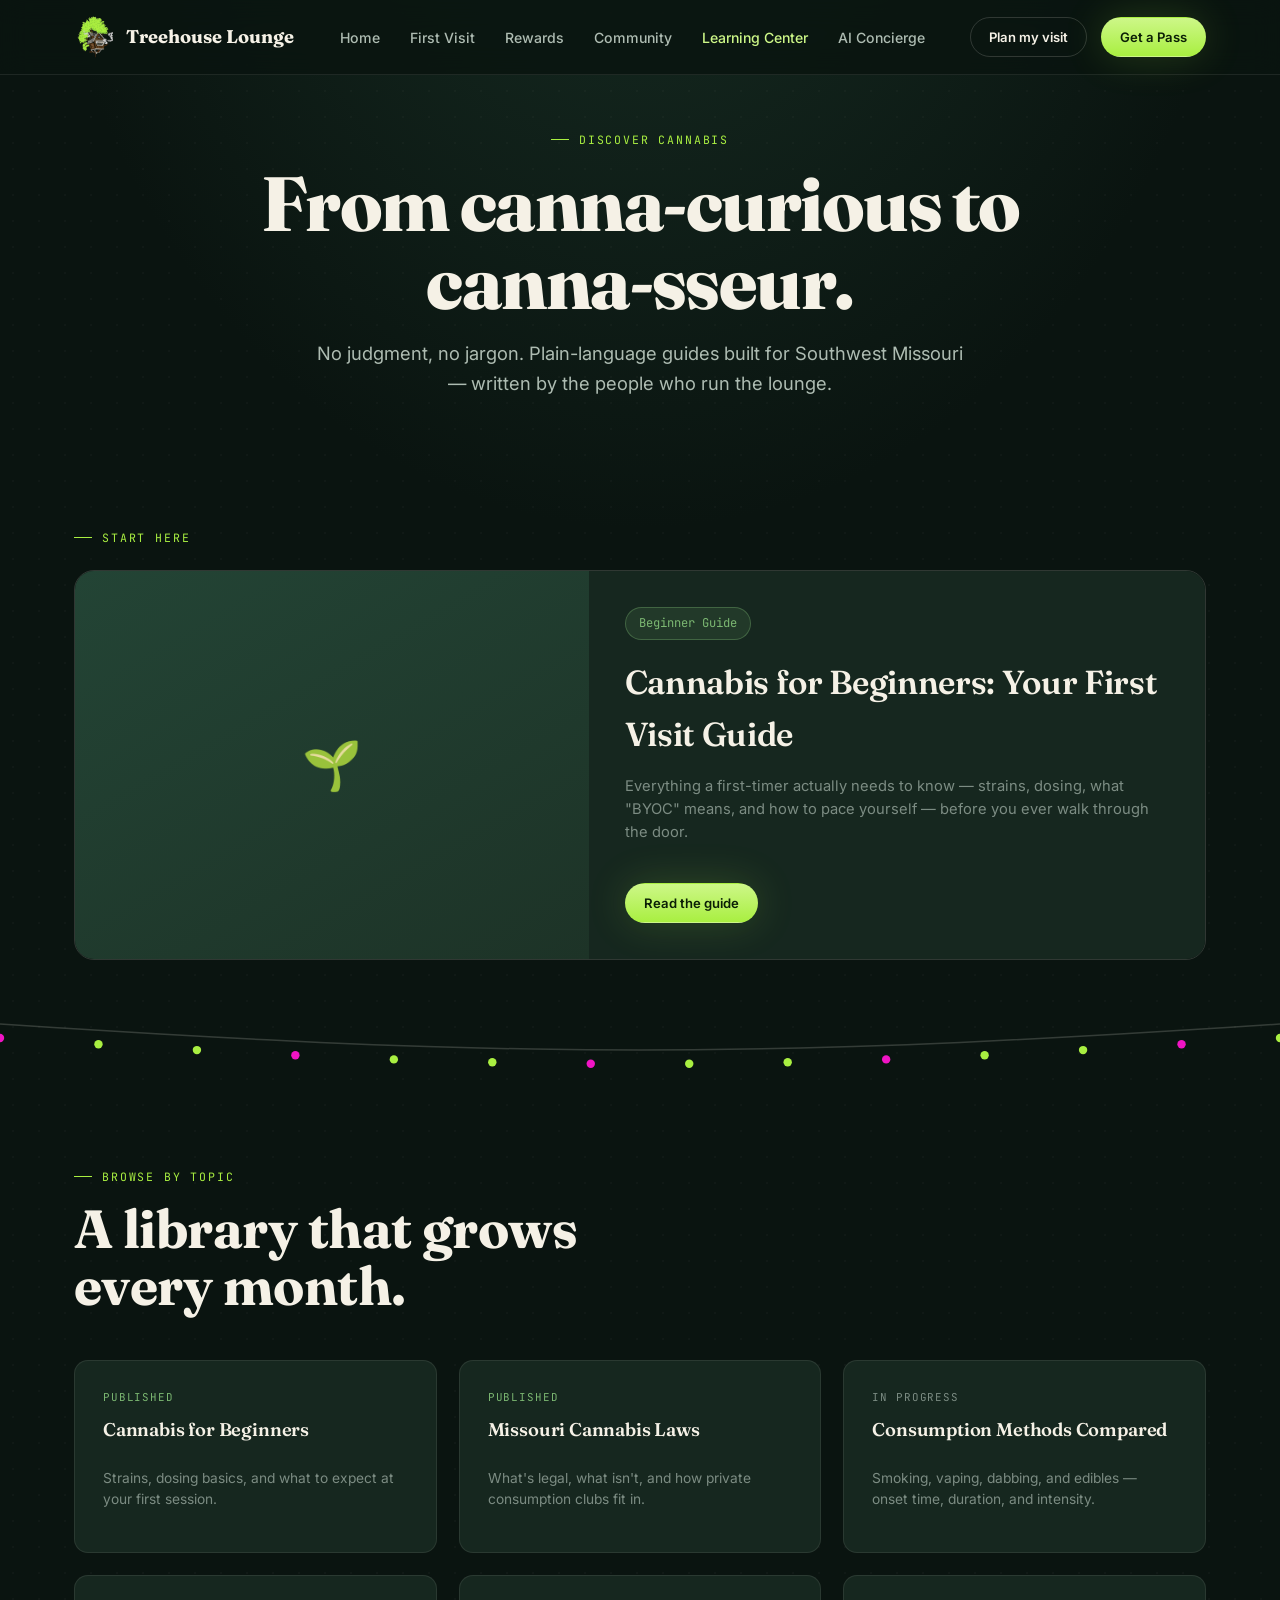
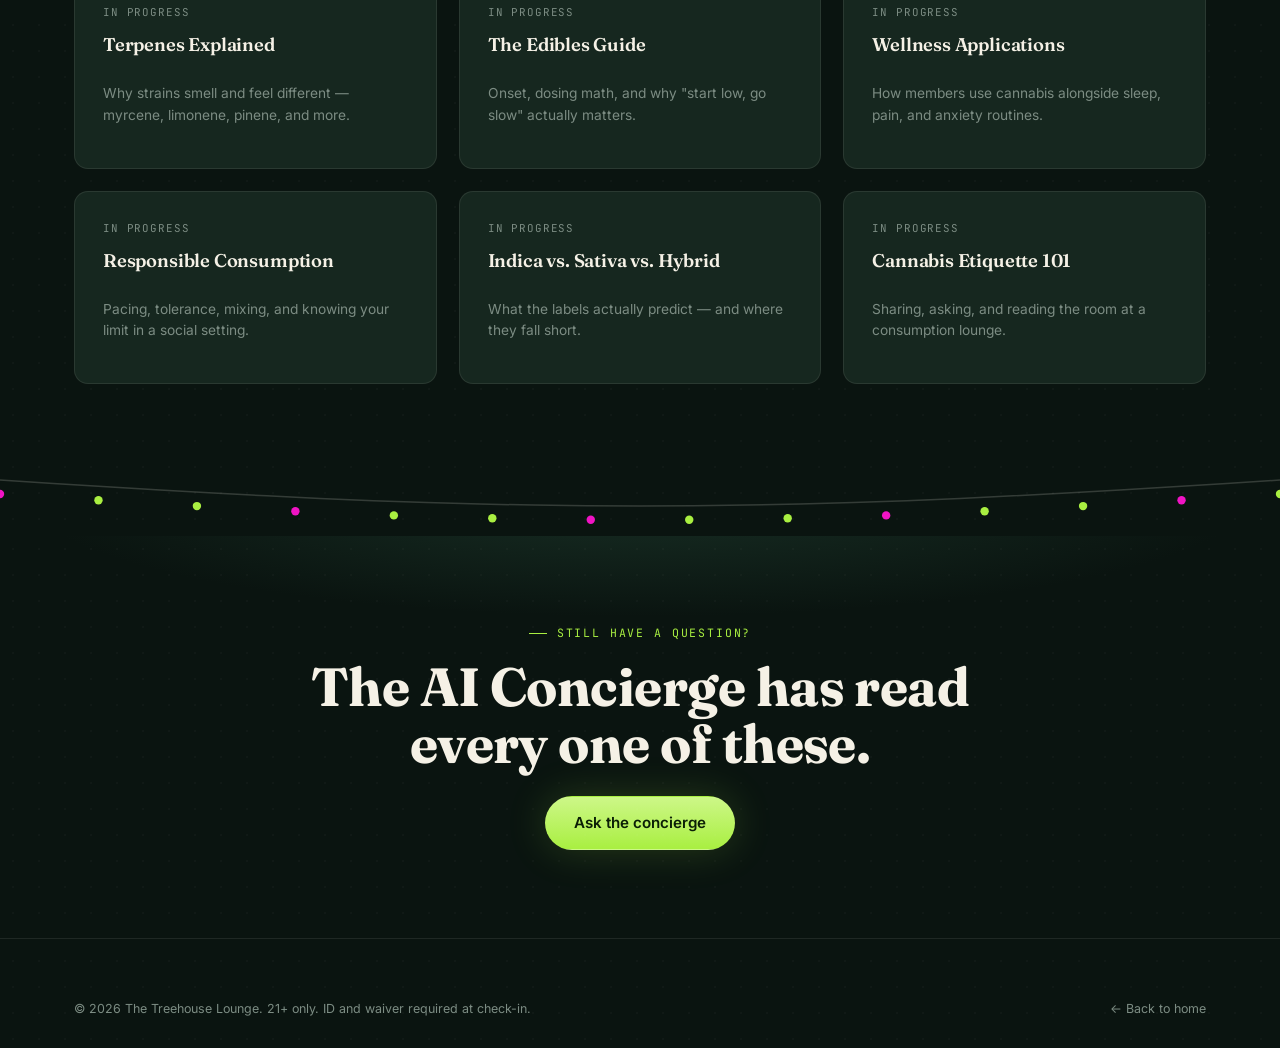
<file: learning.html>
<!DOCTYPE html>
<html lang="en">
<head>
<meta charset="UTF-8">
<meta name="viewport" content="width=device-width, initial-scale=1.0">
<title>Cannabis Learning Center — Beginner Guides &amp; Missouri Law | The Treehouse Lounge</title>
<meta name="description" content="Plain-language guides on cannabis for beginners, Missouri cannabis law, consumption methods, terpenes, edibles, wellness, and responsible use — from The Treehouse Lounge.">
<link rel="canonical" href="https://treehousemo.com/learning.html">
<meta property="og:title" content="Cannabis Learning Center — Beginner Guides &amp; Missouri Law | The Treehouse Lounge">
<meta property="og:description" content="Plain-language guides on cannabis for beginners, Missouri cannabis law, consumption methods, terpenes, edibles, wellness, and responsible use — from The Treehouse Lounge.">
<meta property="og:image" content="https://treehousemo.com/logo-full.png">
<meta property="og:url" content="https://treehousemo.com/learning.html">
<meta property="og:type" content="website">
<meta name="twitter:card" content="summary_large_image">
<link rel="icon" type="image/png" href="favicon-32.png">
<link rel="apple-touch-icon" href="favicon-180.png">
<link rel="stylesheet" href="styles.css">
<style>
  .topic-card{display:flex; flex-direction:column; gap:10px;}
  .topic-card .status{font-family:var(--f-mono); font-size:.68rem; text-transform:uppercase; letter-spacing:.08em;}
  .featured-article{display:grid; grid-template-columns:1fr 1.2fr; gap:0; border-radius:20px; overflow:hidden; border:1px solid var(--line-strong);}
  .featured-article .media{background:linear-gradient(150deg,var(--pine),var(--surface-3)); display:flex; align-items:center; justify-content:center; font-size:3rem;}
  .featured-article .copy{padding:36px; background:var(--surface-2);}
  @media (max-width:780px){.featured-article{grid-template-columns:1fr;} .featured-article .media{min-height:160px;}}
</style>
</head>
<body class="canopy-bg">

<nav class="site-nav">
  <div class="wrap">
    <a href="index.html" class="brand"><span class="brand-mark"><img src="logo-icon.png" alt="The Treehouse Lounge"></span> Treehouse Lounge</a>
    <ul class="nav-links">
      <li><a href="index.html">Home</a></li>
      <li><a href="first-visit.html">First Visit</a></li>
      <li><a href="rewards.html">Rewards</a></li>
      <li><a href="community.html">Community</a></li>
      <li><a href="learning.html" class="active">Learning Center</a></li>
      <li><a href="concierge.html">AI Concierge</a></li>
    </ul>
    <div class="nav-cta">
      <a href="first-visit.html" class="btn btn-ghost btn-sm">Plan my visit</a>
      <a href="index.html#memberships" class="btn btn-primary btn-sm">Get a Pass</a>
    </div>
    <button class="nav-toggle" aria-label="Menu" aria-expanded="false">☰</button>
  </div>
</nav>

<header class="section-tight">
  <div class="wrap center-col">
    <span class="eyebrow" style="justify-content:center;">Discover Cannabis</span>
    <h1 class="display-1 mt-16" style="max-width:18ch;">From canna-curious to canna-sseur.</h1>
    <p class="lede mt-16" style="max-width:54ch;">No judgment, no jargon. Plain-language guides built for Southwest Missouri — written by the people who run the lounge.</p>
  </div>
</header>

<section class="section-tight">
  <div class="wrap">
    <span class="eyebrow">Start here</span>
    <div class="featured-article mt-24" data-reveal>
      <div class="media">🌱</div>
      <div class="copy">
        <span class="pill pill-leaf">Beginner Guide</span>
        <h2 class="display-3 mt-16">Cannabis for Beginners: Your First Visit Guide</h2>
        <p class="muted mt-16" style="font-size:.92rem;">Everything a first-timer actually needs to know — strains, dosing, what "BYOC" means, and how to pace yourself — before you ever walk through the door.</p>
        <a href="learning-beginners-guide.html" class="btn btn-primary btn-sm mt-24">Read the guide</a>
      </div>
    </div>
  </div>
</section>

<div class="string-lights" aria-hidden="true"></div>

<section>
  <div class="wrap">
    <div class="section-head">
      <span class="eyebrow">Browse by topic</span>
      <h2 class="display-2 mt-16">A library that grows every month.</h2>
    </div>
    <div class="grid grid-3">
      <a href="learning-beginners-guide.html" class="card topic-card" data-reveal>
        <span class="status" style="color:var(--leaf);">Published</span>
        <h3 class="display-3" style="font-size:1.15rem;">Cannabis for Beginners</h3>
        <p class="muted" style="font-size:.86rem;">Strains, dosing basics, and what to expect at your first session.</p>
      </a>
      <a href="learning-missouri-laws.html" class="card topic-card" data-reveal>
        <span class="status" style="color:var(--leaf);">Published</span>
        <h3 class="display-3" style="font-size:1.15rem;">Missouri Cannabis Laws</h3>
        <p class="muted" style="font-size:.86rem;">What's legal, what isn't, and how private consumption clubs fit in.</p>
      </a>
      <div class="card topic-card" data-reveal>
        <span class="status muted">In progress</span>
        <h3 class="display-3" style="font-size:1.15rem;">Consumption Methods Compared</h3>
        <p class="muted" style="font-size:.86rem;">Smoking, vaping, dabbing, and edibles — onset time, duration, and intensity.</p>
      </div>
      <div class="card topic-card" data-reveal>
        <span class="status muted">In progress</span>
        <h3 class="display-3" style="font-size:1.15rem;">Terpenes Explained</h3>
        <p class="muted" style="font-size:.86rem;">Why strains smell and feel different — myrcene, limonene, pinene, and more.</p>
      </div>
      <div class="card topic-card" data-reveal>
        <span class="status muted">In progress</span>
        <h3 class="display-3" style="font-size:1.15rem;">The Edibles Guide</h3>
        <p class="muted" style="font-size:.86rem;">Onset, dosing math, and why "start low, go slow" actually matters.</p>
      </div>
      <div class="card topic-card" data-reveal>
        <span class="status muted">In progress</span>
        <h3 class="display-3" style="font-size:1.15rem;">Wellness Applications</h3>
        <p class="muted" style="font-size:.86rem;">How members use cannabis alongside sleep, pain, and anxiety routines.</p>
      </div>
      <div class="card topic-card" data-reveal>
        <span class="status muted">In progress</span>
        <h3 class="display-3" style="font-size:1.15rem;">Responsible Consumption</h3>
        <p class="muted" style="font-size:.86rem;">Pacing, tolerance, mixing, and knowing your limit in a social setting.</p>
      </div>
      <div class="card topic-card" data-reveal>
        <span class="status muted">In progress</span>
        <h3 class="display-3" style="font-size:1.15rem;">Indica vs. Sativa vs. Hybrid</h3>
        <p class="muted" style="font-size:.86rem;">What the labels actually predict — and where they fall short.</p>
      </div>
      <div class="card topic-card" data-reveal>
        <span class="status muted">In progress</span>
        <h3 class="display-3" style="font-size:1.15rem;">Cannabis Etiquette 101</h3>
        <p class="muted" style="font-size:.86rem;">Sharing, asking, and reading the room at a consumption lounge.</p>
      </div>
    </div>
  </div>
</section>

<div class="string-lights" aria-hidden="true"></div>

<section class="canopy-bg">
  <div class="wrap center-col">
    <span class="eyebrow" style="justify-content:center;">Still have a question?</span>
    <h2 class="display-2 mt-16" style="max-width:20ch;">The AI Concierge has read every one of these.</h2>
    <a href="concierge.html" class="btn btn-primary mt-24">Ask the concierge</a>
  </div>
</section>

<footer>
  <div class="wrap">
    <div class="footer-bottom" style="border-top:none; padding-top:0;">
      <span>© <span data-year></span> The Treehouse Lounge. 21+ only. ID and waiver required at check-in.</span>
      <a href="index.html">← Back to home</a>
    </div>
  </div>
</footer>

<script src="main.js"></script>
</body>
</html>
</file>
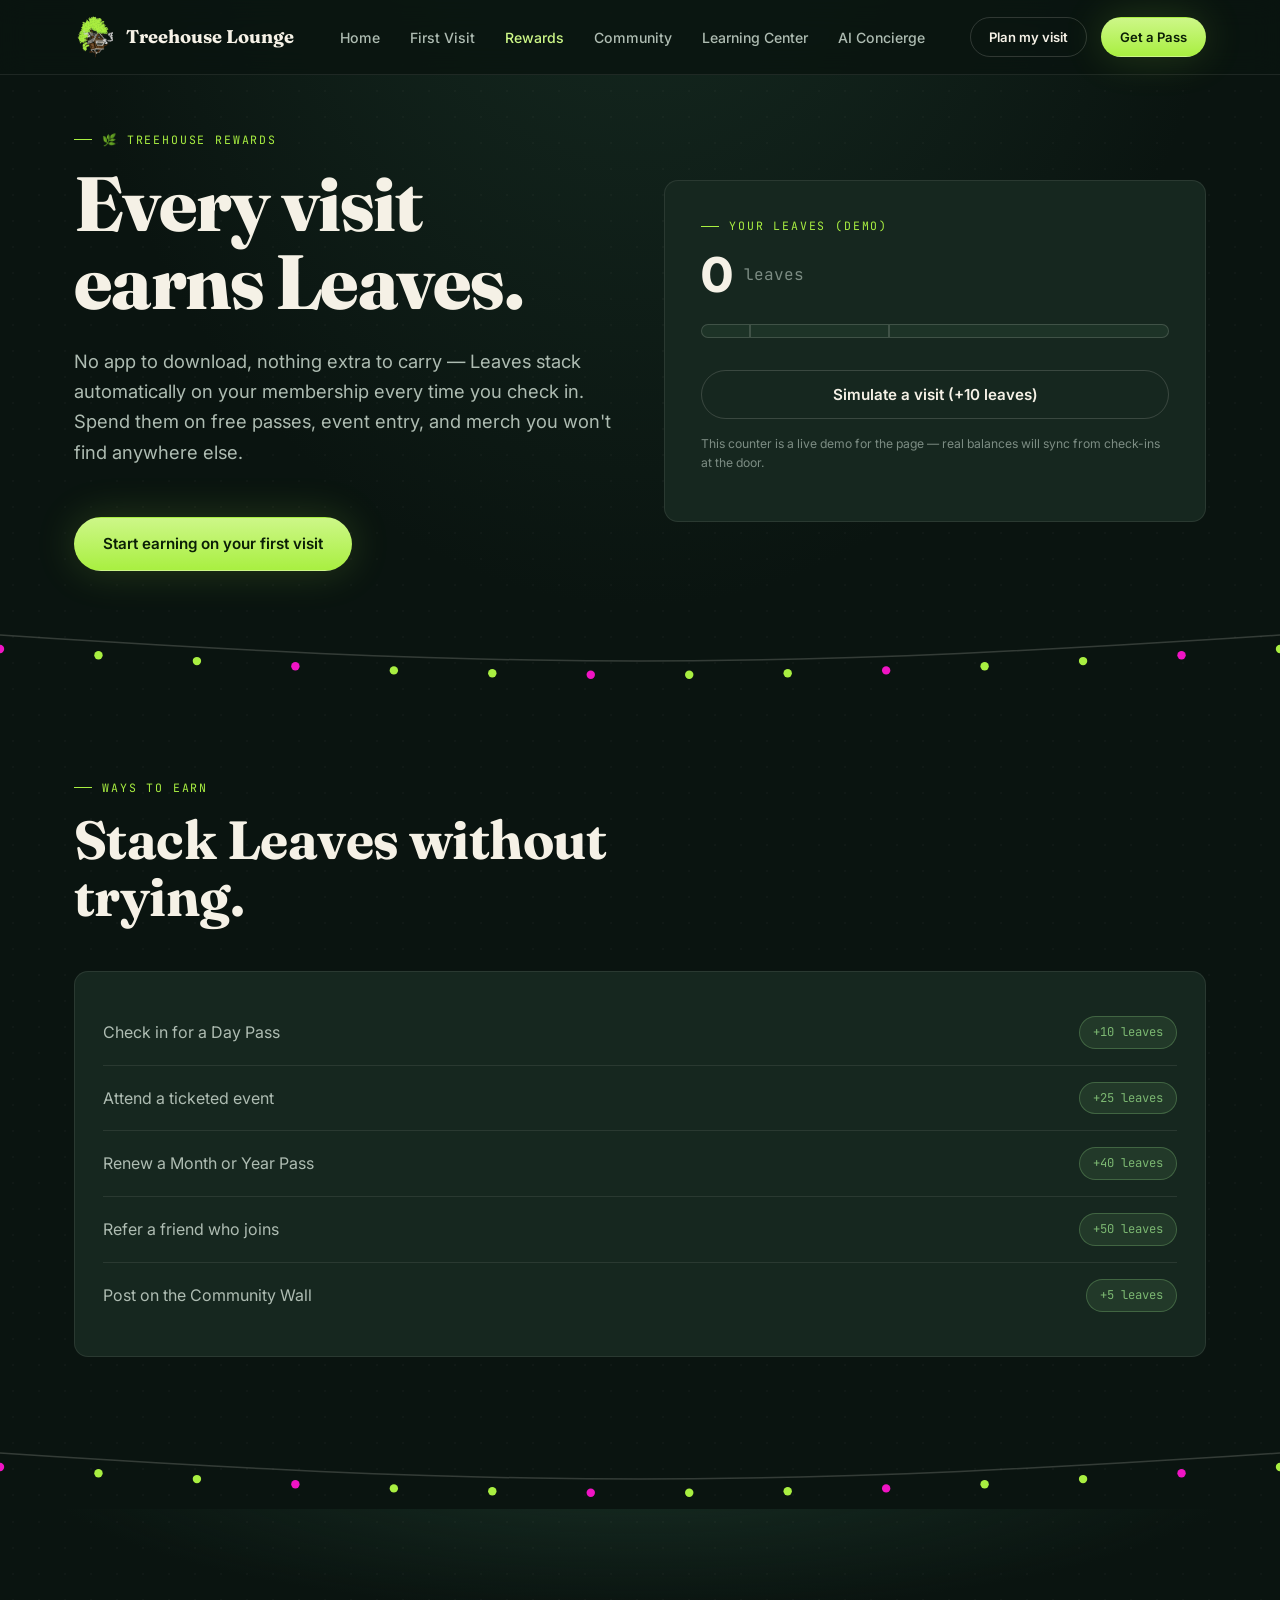
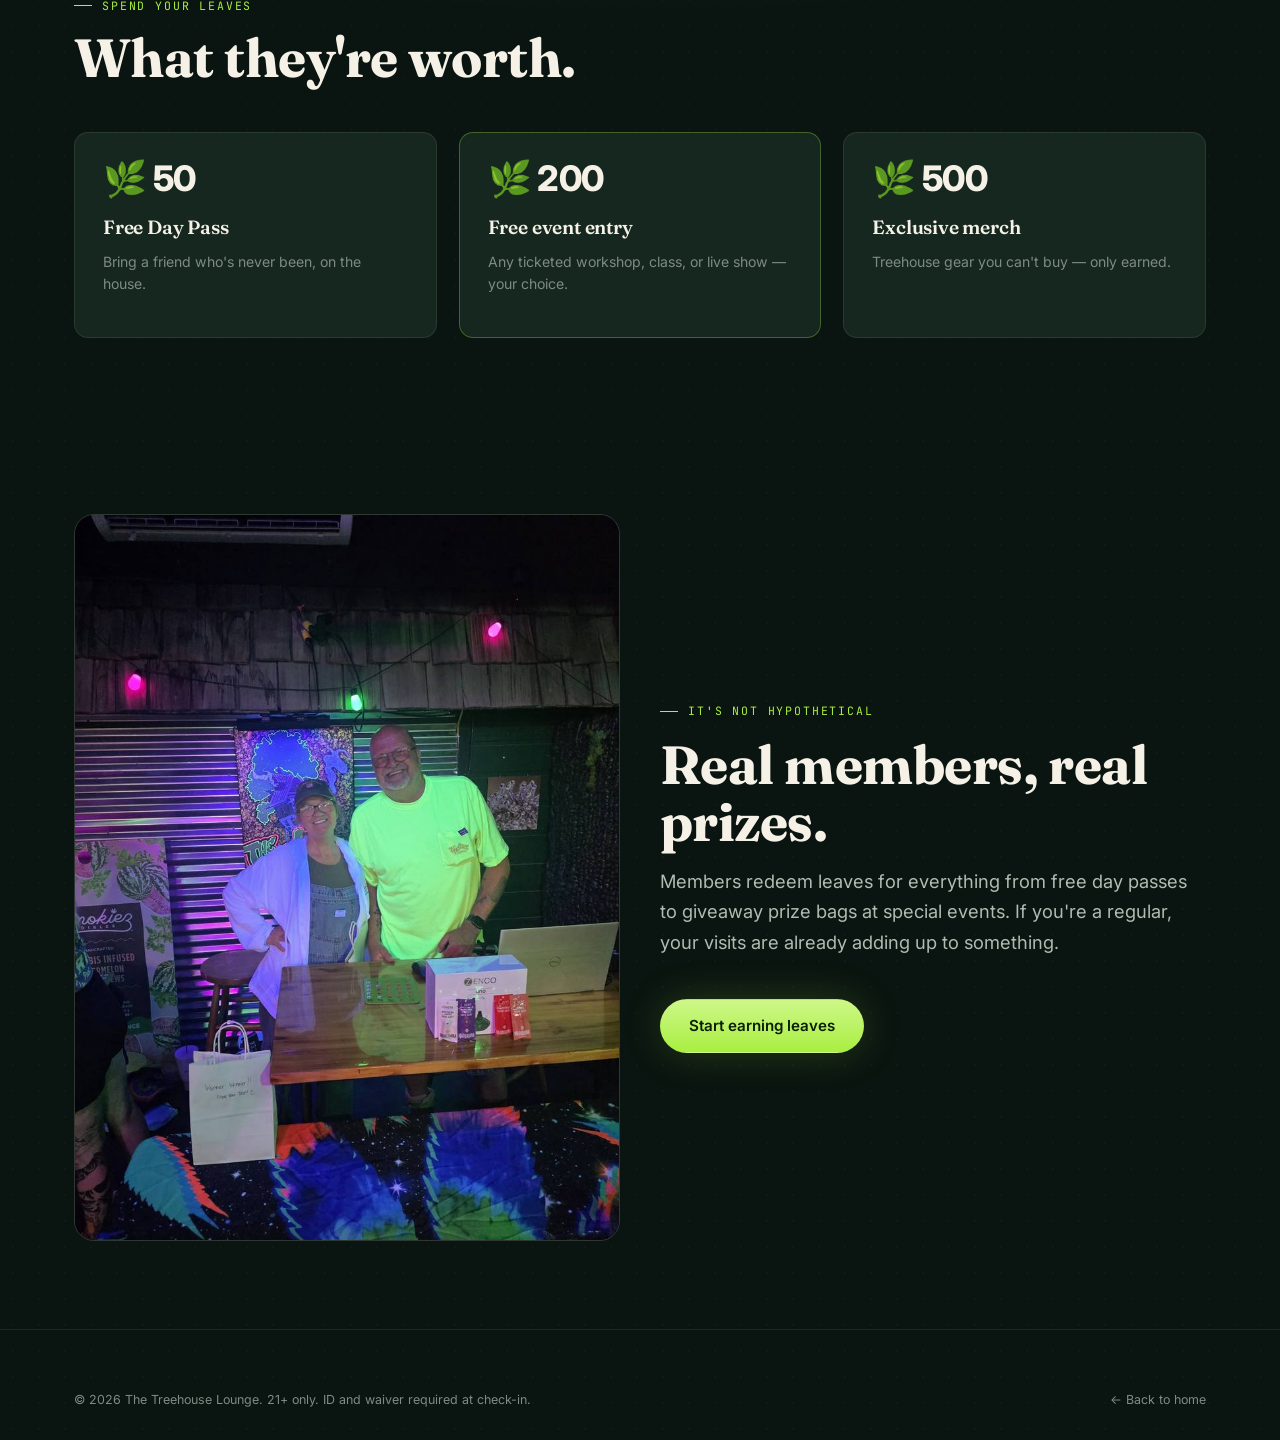
<file: rewards.html>
<!DOCTYPE html>
<html lang="en">
<head>
<meta charset="UTF-8">
<meta name="viewport" content="width=device-width, initial-scale=1.0">
<title>Treehouse Rewards — Earn Leaves Every Visit | The Treehouse Lounge</title>
<meta name="description" content="Earn Leaves every time you visit The Treehouse Lounge. Redeem for free day passes, event entry, and exclusive merch. See how the rewards program works.">
<link rel="canonical" href="https://treehousemo.com/rewards.html">
<meta property="og:title" content="Treehouse Rewards — Earn Leaves Every Visit | The Treehouse Lounge">
<meta property="og:description" content="Earn Leaves every time you visit The Treehouse Lounge. Redeem for free day passes, event entry, and exclusive merch. See how the rewards program works.">
<meta property="og:image" content="https://treehousemo.com/logo-full.png">
<meta property="og:url" content="https://treehousemo.com/rewards.html">
<meta property="og:type" content="website">
<meta name="twitter:card" content="summary_large_image">
<link rel="icon" type="image/png" href="favicon-32.png">
<link rel="apple-touch-icon" href="favicon-180.png">
<link rel="stylesheet" href="styles.css">
<style>
  .leaf-meter{position:relative; height:14px; background:var(--surface-3); border-radius:99px; overflow:hidden; border:1px solid var(--line-strong);}
  .leaf-meter-fill{height:100%; background:linear-gradient(90deg,var(--leaf),var(--amber)); border-radius:99px; transition:width .6s ease;}
  .tier-marker{position:absolute; top:-8px; width:2px; height:30px; background:var(--line-strong);}
  .tier-marker span{position:absolute; top:34px; left:50%; transform:translateX(-50%); font-family:var(--f-mono); font-size:.66rem; color:var(--sage-dim); white-space:nowrap;}
  .way-row{display:flex; justify-content:space-between; align-items:center; padding:16px 0; border-bottom:1px solid var(--line);}
</style>
</head>
<body class="canopy-bg">

<nav class="site-nav">
  <div class="wrap">
    <a href="index.html" class="brand"><span class="brand-mark"><img src="logo-icon.png" alt="The Treehouse Lounge"></span> Treehouse Lounge</a>
    <ul class="nav-links">
      <li><a href="index.html">Home</a></li>
      <li><a href="first-visit.html">First Visit</a></li>
      <li><a href="rewards.html" class="active">Rewards</a></li>
      <li><a href="community.html">Community</a></li>
      <li><a href="learning.html">Learning Center</a></li>
      <li><a href="concierge.html">AI Concierge</a></li>
    </ul>
    <div class="nav-cta">
      <a href="first-visit.html" class="btn btn-ghost btn-sm">Plan my visit</a>
      <a href="index.html#memberships" class="btn btn-primary btn-sm">Get a Pass</a>
    </div>
    <button class="nav-toggle" aria-label="Menu" aria-expanded="false">☰</button>
  </div>
</nav>

<header class="section-tight">
  <div class="wrap grid grid-2" style="align-items:center; gap:48px;">
    <div data-reveal>
      <span class="eyebrow">🌿 Treehouse Rewards</span>
      <h1 class="display-1 mt-16">Every visit earns Leaves.</h1>
      <p class="lede mt-24">No app to download, nothing extra to carry — Leaves stack automatically on your membership every time you check in. Spend them on free passes, event entry, and merch you won't find anywhere else.</p>
      <a href="first-visit.html" class="btn btn-primary mt-32">Start earning on your first visit</a>
    </div>
    <div class="card" data-reveal style="padding:36px;">
      <span class="eyebrow">Your Leaves (demo)</span>
      <div class="flex items-center gap-12 mt-16">
        <span class="display-1" style="font-size:3rem;" id="leafCount">0</span>
        <span class="mono muted">leaves</span>
      </div>
      <div class="leaf-meter mt-24" style="position:relative;">
        <div class="leaf-meter-fill" id="leafFill" style="width:0%;"></div>
        <div class="tier-marker" style="left:10%;"><span>50</span></div>
        <div class="tier-marker" style="left:40%;"><span>200</span></div>
        <div class="tier-marker" style="left:100%;"><span>500</span></div>
      </div>
      <button class="btn btn-ghost btn-block mt-32" id="simBtn">Simulate a visit (+10 leaves)</button>
      <p class="muted mt-16" style="font-size:.76rem;">This counter is a live demo for the page — real balances will sync from check-ins at the door.</p>
    </div>
  </div>
</header>

<div class="string-lights" aria-hidden="true"></div>

<!-- ============ HOW TO EARN ============ -->
<section>
  <div class="wrap">
    <div class="section-head">
      <span class="eyebrow">Ways to earn</span>
      <h2 class="display-2 mt-16">Stack Leaves without trying.</h2>
    </div>
    <div class="card" data-reveal>
      <div class="way-row"><span style="color:var(--sage);">Check in for a Day Pass</span><span class="pill pill-leaf">+10 leaves</span></div>
      <div class="way-row"><span style="color:var(--sage);">Attend a ticketed event</span><span class="pill pill-leaf">+25 leaves</span></div>
      <div class="way-row"><span style="color:var(--sage);">Renew a Month or Year Pass</span><span class="pill pill-leaf">+40 leaves</span></div>
      <div class="way-row"><span style="color:var(--sage);">Refer a friend who joins</span><span class="pill pill-leaf">+50 leaves</span></div>
      <div class="way-row" style="border-bottom:none;"><span style="color:var(--sage);">Post on the Community Wall</span><span class="pill pill-leaf">+5 leaves</span></div>
    </div>
  </div>
</section>

<div class="string-lights" aria-hidden="true"></div>

<!-- ============ REDEMPTION TIERS ============ -->
<section class="canopy-bg">
  <div class="wrap">
    <div class="section-head">
      <span class="eyebrow">Spend your leaves</span>
      <h2 class="display-2 mt-16">What they're worth.</h2>
    </div>
    <div class="grid grid-3">
      <div class="card" data-reveal>
        <span class="display-1" style="font-size:2.2rem;">🌿 50</span>
        <h3 class="display-3 mt-16" style="font-size:1.2rem;">Free Day Pass</h3>
        <p class="muted mt-8" style="font-size:.88rem;">Bring a friend who's never been, on the house.</p>
      </div>
      <div class="card" data-reveal style="border-color:rgba(169,239,65,.3);">
        <span class="display-1" style="font-size:2.2rem;">🌿 200</span>
        <h3 class="display-3 mt-16" style="font-size:1.2rem;">Free event entry</h3>
        <p class="muted mt-8" style="font-size:.88rem;">Any ticketed workshop, class, or live show — your choice.</p>
      </div>
      <div class="card" data-reveal>
        <span class="display-1" style="font-size:2.2rem;">🌿 500</span>
        <h3 class="display-3 mt-16" style="font-size:1.2rem;">Exclusive merch</h3>
        <p class="muted mt-8" style="font-size:.88rem;">Treehouse gear you can't buy — only earned.</p>
      </div>
    </div>
  </div>
</section>

<section>
  <div class="wrap">
    <div class="grid grid-2" style="align-items:center; gap:40px;">
      <a href="treehouse-lounge-rewards-prize-winner-couple.jpg" target="_blank" rel="noopener" style="display:block; border-radius:20px; overflow:hidden; border:1px solid var(--line-strong);" data-reveal>
        <img src="treehouse-lounge-rewards-prize-winner-couple.jpg" alt="A member couple wins prizes through Treehouse Rewards" loading="lazy" style="width:100%; height:100%; object-fit:cover; display:block;">
      </a>
      <div data-reveal>
        <span class="eyebrow">It's not hypothetical</span>
        <h2 class="display-2 mt-16">Real members, real prizes.</h2>
        <p class="lede mt-16">Members redeem leaves for everything from free day passes to giveaway prize bags at special events. If you're a regular, your visits are already adding up to something.</p>
        <a href="first-visit.html" class="btn btn-primary mt-24">Start earning leaves</a>
      </div>
    </div>
  </div>
</section>

<footer>
  <div class="wrap">
    <div class="footer-bottom" style="border-top:none; padding-top:0;">
      <span>© <span data-year></span> The Treehouse Lounge. 21+ only. ID and waiver required at check-in.</span>
      <a href="index.html">← Back to home</a>
    </div>
  </div>
</footer>

<script src="main.js"></script>
<script>
(function(){
  let leaves = 0;
  const max = 500;
  const countEl = document.getElementById('leafCount');
  const fillEl = document.getElementById('leafFill');
  function render(){
    countEl.textContent = leaves;
    fillEl.style.width = Math.min(100, (leaves/max)*100) + '%';
  }
  document.getElementById('simBtn').addEventListener('click', () => {
    leaves = Math.min(max, leaves + 10);
    render();
  });
  render();
})();
</script>
</body>
</html>
</file>
<file: styles.css>
/* ============================================================
   THE TREEHOUSE LOUNGE — design system
   Concept: dusk in a forest canopy, string lights strung between
   branches, wood-warm lodge interior glowing against deep pine dark.
   ============================================================ */

@import url('https://fonts.googleapis.com/css2?family=Fraunces:ital,opsz,wght@0,9..144,400;0,9..144,500;0,9..144,600;0,9..144,700;0,9..144,800;0,9..144,900;1,9..144,500;1,9..144,600&family=Inter:wght@400;500;600;700;800&family=JetBrains+Mono:wght@400;500;600;700&display=swap');

:root{
  /* color */
  --void:#0a1410;
  --surface:#101e18;
  --surface-2:#16271f;
  --surface-3:#1d3327;
  --pine:#234435;
  --line:rgba(244,241,232,.09);
  --line-strong:rgba(244,241,232,.16);
  --amber:#a9ef41;
  --amber-soft:#cdf788;
  --amber-dim:rgba(169,239,65,.14);
  --ember:#f014c4;
  --leaf:#7cb872;
  --sage:#aebcb2;
  --sage-dim:#7c8c83;
  --pale:#f5f1e6;

  /* type */
  --f-display:'Fraunces', serif;
  --f-body:'Inter', sans-serif;
  --f-mono:'JetBrains Mono', monospace;

  --radius:14px;
  --radius-sm:8px;
  --shadow-glow:0 0 40px rgba(169,239,65,.18);
}

*{box-sizing:border-box;}
html{scroll-behavior:smooth;}
body{
  margin:0;
  background:var(--void);
  color:var(--pale);
  font-family:var(--f-body);
  line-height:1.55;
  -webkit-font-smoothing:antialiased;
}
img{max-width:100%;display:block;}
a{color:inherit;text-decoration:none;}
ul{list-style:none;margin:0;padding:0;}
button{font-family:inherit;cursor:pointer;}

@media (prefers-reduced-motion: reduce){
  *{animation-duration:.001ms !important; animation-iteration-count:1 !important; transition-duration:.001ms !important; scroll-behavior:auto !important;}
}

/* background texture: a faint scatter of leaf-shaped dots, like dappled
   canopy light, used behind hero/dark sections */
.canopy-bg{
  position:relative;
  background:
    radial-gradient(ellipse 80% 50% at 50% -10%, rgba(35,68,53,.55), transparent 60%),
    var(--void);
}
.canopy-bg::before{
  content:"";
  position:absolute; inset:0;
  background-image:
    radial-gradient(rgba(244,241,232,.05) 1px, transparent 1px);
  background-size:26px 26px;
  opacity:.5;
  pointer-events:none;
}

.wrap{max-width:1180px; margin:0 auto; padding:0 24px;}

/* ---------- type ---------- */
h1,h2,h3,h4{font-family:var(--f-display); color:var(--pale); margin:0; font-weight:700; letter-spacing:-.01em;}
.display-1{font-size:clamp(2.6rem,6vw,5rem); font-weight:800; line-height:1.02; letter-spacing:-.02em;}
.display-2{font-size:clamp(2rem,4.2vw,3.4rem); font-weight:700; line-height:1.06;}
.display-3{font-size:clamp(1.5rem,2.6vw,2.1rem); font-weight:600;}
.eyebrow{
  font-family:var(--f-mono); text-transform:uppercase; letter-spacing:.16em;
  font-size:.72rem; color:var(--amber); display:flex; align-items:center; gap:10px;
}
.eyebrow::before{content:""; width:18px; height:1px; background:var(--amber);}
.lede{font-size:1.15rem; color:var(--sage); max-width:60ch; line-height:1.65;}
.mono{font-family:var(--f-mono);}
.italic-accent{font-style:italic; color:var(--amber-soft); font-weight:500;}

/* ---------- buttons ---------- */
.btn{
  display:inline-flex; align-items:center; justify-content:center; gap:8px;
  padding:14px 28px; border-radius:999px; font-weight:600; font-size:.95rem;
  border:1px solid transparent; transition:transform .2s ease, box-shadow .2s ease, background .2s ease, border-color .2s ease;
  white-space:nowrap;
}
.btn-primary{ background:linear-gradient(180deg,var(--amber-soft),var(--amber)); color:#0b1f06; box-shadow:var(--shadow-glow);}
.btn-primary:hover{transform:translateY(-2px); box-shadow:0 0 50px rgba(169,239,65,.3);}
.btn-ghost{background:transparent; color:var(--pale); border-color:var(--line-strong);}
.btn-ghost:hover{border-color:var(--amber); color:var(--amber-soft);}
.btn-sm{padding:9px 18px; font-size:.82rem;}
.btn-block{width:100%;}

/* ---------- nav ---------- */
.site-nav{
  position:sticky; top:0; z-index:50;
  background:rgba(10,20,16,.85); backdrop-filter:blur(14px);
  border-bottom:1px solid var(--line);
}
.site-nav .wrap{display:flex; align-items:center; justify-content:space-between; height:74px;}
.brand{display:flex; align-items:center; gap:10px; font-family:var(--f-display); font-weight:700; font-size:1.15rem; color:var(--pale);}
.brand-mark{
  width:42px; height:42px;
  display:flex; align-items:center; justify-content:center;
  flex-shrink:0;
}
.brand-mark img{width:100%; height:100%; object-fit:contain; display:block;}
.nav-links{display:flex; align-items:center; gap:30px;}
.nav-links a{font-size:.88rem; color:var(--sage); font-weight:500; transition:color .2s;}
.nav-links a:hover, .nav-links a.active{color:var(--amber-soft);}
.nav-cta{display:flex; align-items:center; gap:14px;}
.nav-toggle{display:none; background:none; border:1px solid var(--line-strong); color:var(--pale); width:42px; height:42px; border-radius:8px; align-items:center; justify-content:center;}

@media (max-width:880px){
  .nav-links{position:fixed; inset:74px 0 0 0; background:var(--void); flex-direction:column; padding:30px 24px; gap:0; transform:translateY(-110%); transition:transform .3s ease; border-top:1px solid var(--line);}
  .nav-links.open{transform:translateY(0);}
  .nav-links a{width:100%; padding:16px 0; border-bottom:1px solid var(--line); font-size:1rem;}
  .nav-toggle{display:flex;}
  .nav-cta .btn-ghost{display:none;}
}

/* ---------- string lights divider (signature element) ---------- */
.string-lights{
  position:relative; height:64px; overflow:hidden;
}
.string-lights svg{width:100%; height:100%; display:block;}
.bulb{ animation:flicker 3.4s ease-in-out infinite; transform-origin:center; }
.bulb:nth-child(odd){animation-delay:.6s;}
.bulb:nth-child(3n){animation-delay:1.3s;}
.bulb:nth-child(5n){animation-delay:2s;}
@keyframes flicker{
  0%,100%{opacity:1; filter:drop-shadow(0 0 6px rgba(169,239,65,.9));}
  50%{opacity:.55; filter:drop-shadow(0 0 2px rgba(169,239,65,.5));}
}

/* ---------- live ticker strip ---------- */
.ticker{
  border-top:1px solid var(--line); border-bottom:1px solid var(--line);
  background:var(--surface);
}
.ticker .wrap{display:flex; flex-wrap:wrap; gap:0;}
.ticker-item{
  flex:1; min-width:150px; padding:18px 20px; border-right:1px solid var(--line);
  display:flex; flex-direction:column; gap:4px;
}
.ticker-item:last-child{border-right:none;}
.ticker-label{font-family:var(--f-mono); font-size:.68rem; text-transform:uppercase; letter-spacing:.1em; color:var(--sage-dim);}
.ticker-value{font-family:var(--f-mono); font-size:1.5rem; font-weight:700; color:var(--amber-soft); display:flex; align-items:baseline; gap:6px;}
.pulse-dot{width:8px; height:8px; border-radius:50%; background:var(--leaf); box-shadow:0 0 0 0 rgba(124,184,114,.6); animation:pulse 2s infinite;}
@keyframes pulse{0%{box-shadow:0 0 0 0 rgba(124,184,114,.55);}70%{box-shadow:0 0 0 10px rgba(124,184,114,0);}100%{box-shadow:0 0 0 0 rgba(124,184,114,0);}}

/* ---------- section scaffolding ---------- */
section{padding:88px 0;}
.section-tight{padding:56px 0;}
.section-head{max-width:640px; margin-bottom:46px;}
.section-head .eyebrow{margin-bottom:14px;}
.section-head h2{margin-top:10px;}

/* ---------- cards ---------- */
.card{
  background:var(--surface-2); border:1px solid var(--line); border-radius:var(--radius);
  padding:28px; transition:border-color .25s ease, transform .25s ease;
}
.card:hover{border-color:var(--line-strong); transform:translateY(-3px);}

.grid{display:grid; gap:22px;}
.grid-2{grid-template-columns:repeat(2,1fr);}
.grid-3{grid-template-columns:repeat(3,1fr);}
.grid-4{grid-template-columns:repeat(4,1fr);}
.grid-5{grid-template-columns:repeat(5,1fr);}
@media (max-width:980px){.grid-3,.grid-4,.grid-5{grid-template-columns:repeat(2,1fr);}}
@media (max-width:620px){.grid-2,.grid-3,.grid-4,.grid-5{grid-template-columns:1fr;}}

/* ---------- membership cards ---------- */
.tier-card{
  background:var(--surface-2); border:1px solid var(--line); border-radius:var(--radius);
  padding:32px; display:flex; flex-direction:column; gap:18px; position:relative;
}
.tier-card.featured{border-color:var(--amber); box-shadow:var(--shadow-glow); background:linear-gradient(180deg,var(--surface-3),var(--surface-2));}
.tier-badge{position:absolute; top:-13px; left:28px; background:var(--amber); color:#0b1f06; font-family:var(--f-mono); font-size:.66rem; font-weight:700; letter-spacing:.08em; text-transform:uppercase; padding:5px 12px; border-radius:999px;}
.tier-name{font-family:var(--f-mono); text-transform:uppercase; letter-spacing:.1em; font-size:.78rem; color:var(--sage);}
.tier-price{display:flex; align-items:baseline; gap:6px;}
.tier-price .amt{font-family:var(--f-display); font-size:2.6rem; font-weight:700; color:var(--pale);}
.tier-price .per{color:var(--sage-dim); font-size:.85rem;}
.tier-list{display:flex; flex-direction:column; gap:10px; font-size:.9rem; color:var(--sage);}
.tier-list li{display:flex; gap:10px; align-items:flex-start;}
.check{color:var(--leaf); flex-shrink:0; margin-top:2px;}

/* ---------- countdown ---------- */
.countdown{display:flex; gap:14px;}
.countdown .unit{text-align:center;}
.countdown .num{font-family:var(--f-mono); font-size:1.9rem; font-weight:700; color:var(--amber-soft); background:var(--surface-3); border:1px solid var(--line-strong); border-radius:var(--radius-sm); padding:10px 14px; min-width:62px;}
.countdown .lbl{font-family:var(--f-mono); font-size:.62rem; text-transform:uppercase; letter-spacing:.1em; color:var(--sage-dim); margin-top:6px; display:block;}

/* ---------- badges / pills ---------- */
.pill{display:inline-flex; align-items:center; gap:6px; padding:6px 13px; border-radius:999px; background:var(--surface-3); border:1px solid var(--line-strong); font-size:.76rem; color:var(--sage); font-family:var(--f-mono);}
.pill-amber{background:var(--amber-dim); border-color:rgba(169,239,65,.35); color:var(--amber-soft);}
.pill-leaf{background:rgba(124,184,114,.12); border-color:rgba(124,184,114,.35); color:var(--leaf);}

/* ---------- photo gallery ---------- */
.photo-grid{display:grid; grid-template-columns:repeat(6,1fr); grid-auto-rows:130px; gap:12px;}
.photo-grid a{display:block; grid-column:span 2; grid-row:span 2; border-radius:14px; overflow:hidden; border:1px solid var(--line-strong); position:relative; background:var(--surface-2);}
.photo-grid a.wide{grid-column:span 4;}
.photo-grid a.tall{grid-row:span 3;}
.photo-grid img{width:100%; height:100%; object-fit:cover; display:block; transition:transform .5s ease, filter .5s ease; filter:saturate(1.05);}
.photo-grid a:hover img{transform:scale(1.07);}
.photo-grid a::after{content:""; position:absolute; inset:0; background:linear-gradient(180deg,transparent 60%, rgba(10,20,16,.55) 100%); pointer-events:none;}
@media (max-width:880px){
  .photo-grid{grid-template-columns:repeat(2,1fr); grid-auto-rows:160px;}
  .photo-grid a, .photo-grid a.wide{grid-column:span 1;}
  .photo-grid a.tall{grid-row:span 2;}
}

/* ---------- footer ---------- */
footer{border-top:1px solid var(--line); background:var(--void); padding:60px 0 30px;}
.footer-grid{display:grid; grid-template-columns:1.4fr 1fr 1fr 1fr; gap:40px; margin-bottom:50px;}
.footer-grid h4{font-family:var(--f-mono); text-transform:uppercase; font-size:.72rem; letter-spacing:.1em; color:var(--sage-dim); margin-bottom:16px;}
.footer-grid a, .footer-grid p{color:var(--sage); font-size:.88rem; display:block; margin-bottom:10px;}
.footer-grid a:hover{color:var(--amber-soft);}
.footer-bottom{display:flex; justify-content:space-between; align-items:center; padding-top:24px; border-top:1px solid var(--line); font-size:.78rem; color:var(--sage-dim); flex-wrap:wrap; gap:12px;}
@media (max-width:780px){.footer-grid{grid-template-columns:1fr 1fr;}}

/* ---------- sticky bottom CTA bar (mobile) ---------- */
.sticky-cta{
  position:fixed; left:0; right:0; bottom:0; z-index:60;
  background:rgba(16,30,24,.96); backdrop-filter:blur(10px);
  border-top:1px solid var(--line-strong);
  padding:12px 16px; display:none; align-items:center; justify-content:space-between; gap:12px;
}
@media (max-width:780px){.sticky-cta{display:flex;}}
.sticky-cta .meta{font-size:.78rem; color:var(--sage);}
.sticky-cta .meta b{color:var(--amber-soft); font-family:var(--f-mono);}

/* ---------- hero photo block (CSS-rendered scene, no stock imagery) ---------- */
.scene{
  position:relative; border-radius:20px; overflow:hidden; border:1px solid var(--line-strong);
  background:
    radial-gradient(120% 90% at 18% 0%, rgba(240,20,196,.22), transparent 55%),
    radial-gradient(90% 70% at 85% 100%, rgba(169,239,65,.18), transparent 55%),
    linear-gradient(180deg,#0c1a14 0%, #0a1410 100%);
  min-height:380px;
}
.scene .silhouette{position:absolute; inset:0; opacity:.9;}

/* utility */
.flex{display:flex;}
.items-center{align-items:center;}
.justify-between{justify-content:space-between;}
.gap-8{gap:8px;} .gap-12{gap:12px;} .gap-16{gap:16px;} .gap-24{gap:24px;}
.mt-8{margin-top:8px;} .mt-16{margin-top:16px;} .mt-24{margin-top:24px;} .mt-32{margin-top:32px;} .mt-48{margin-top:48px;}
.text-center{text-align:center;}
.center-col{display:flex; flex-direction:column; align-items:center; text-align:center;}
.muted{color:var(--sage-dim);}
.fade-in{animation:fadeIn .7s ease both;}
@keyframes fadeIn{from{opacity:0; transform:translateY(14px);} to{opacity:1; transform:translateY(0);}}
[data-reveal]{opacity:0; transform:translateY(18px); transition:opacity .7s ease, transform .7s ease;}
[data-reveal].in{opacity:1; transform:translateY(0);}
</file>
